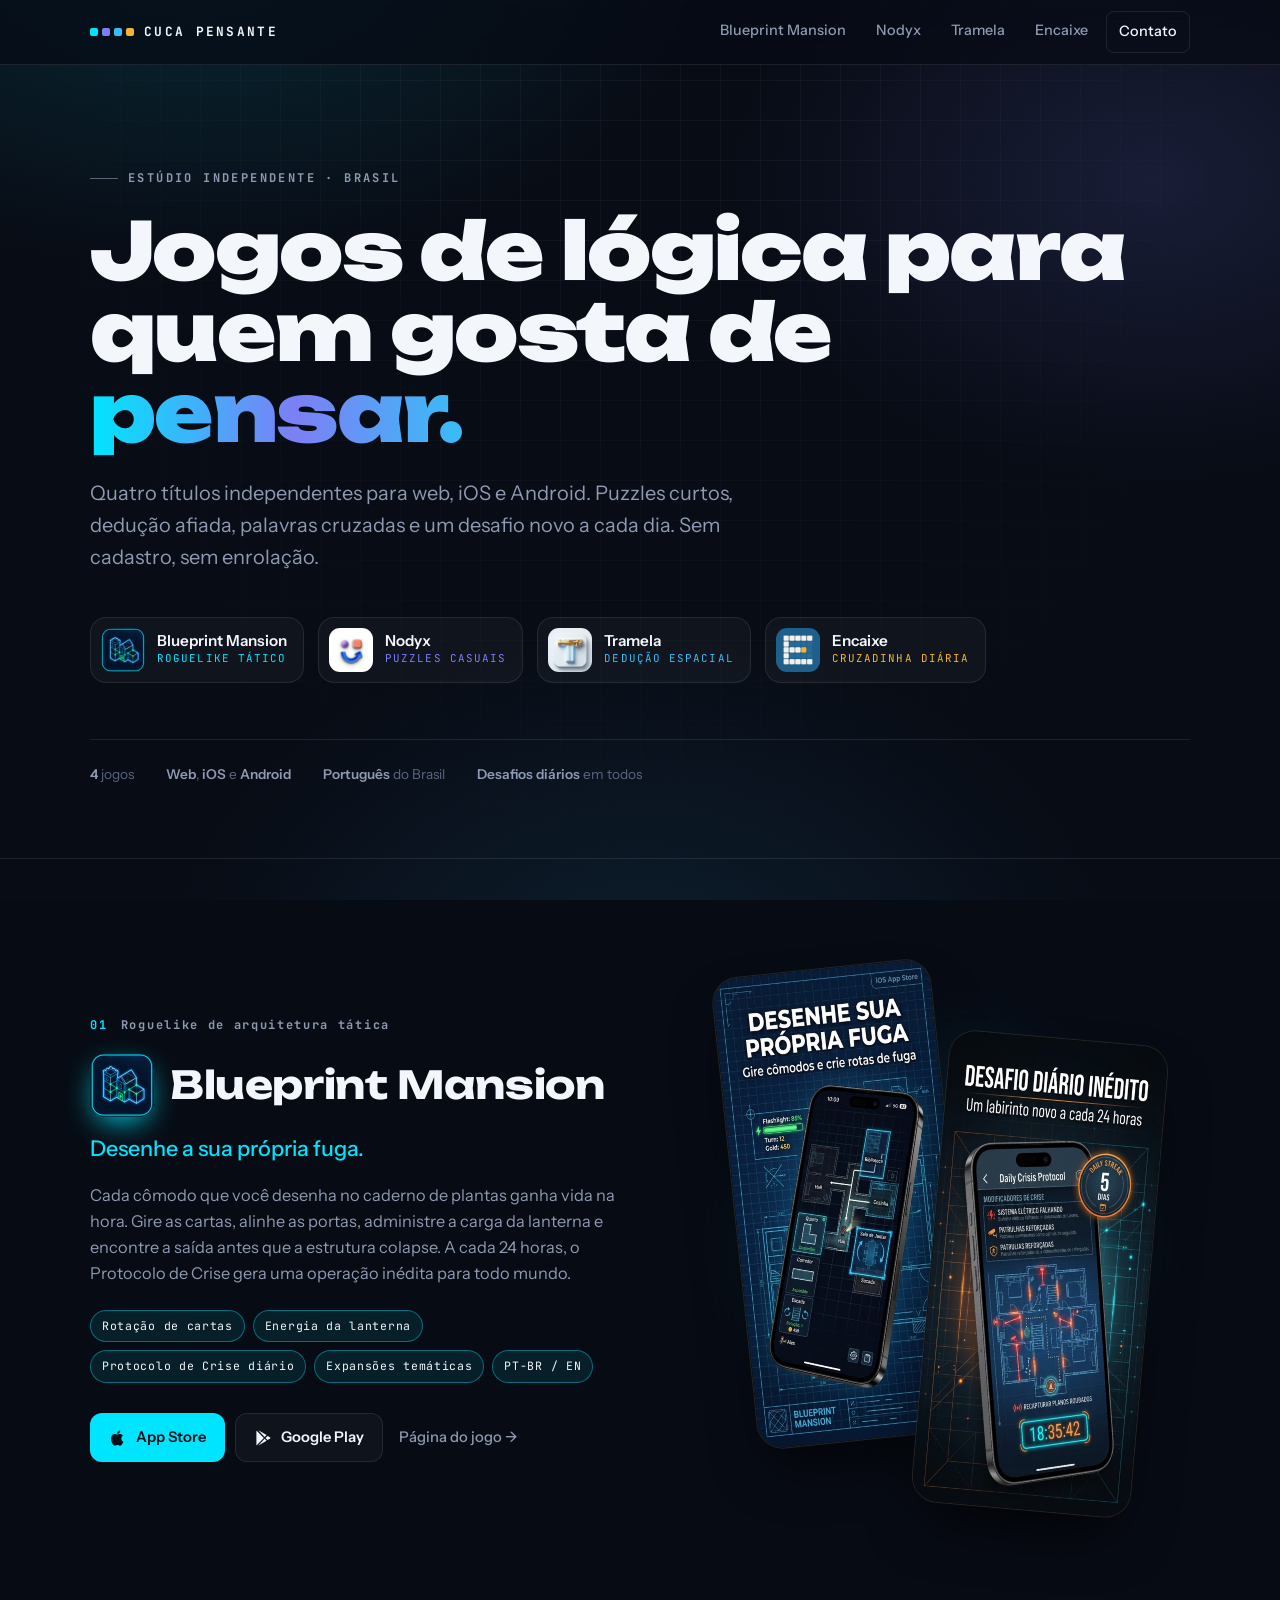
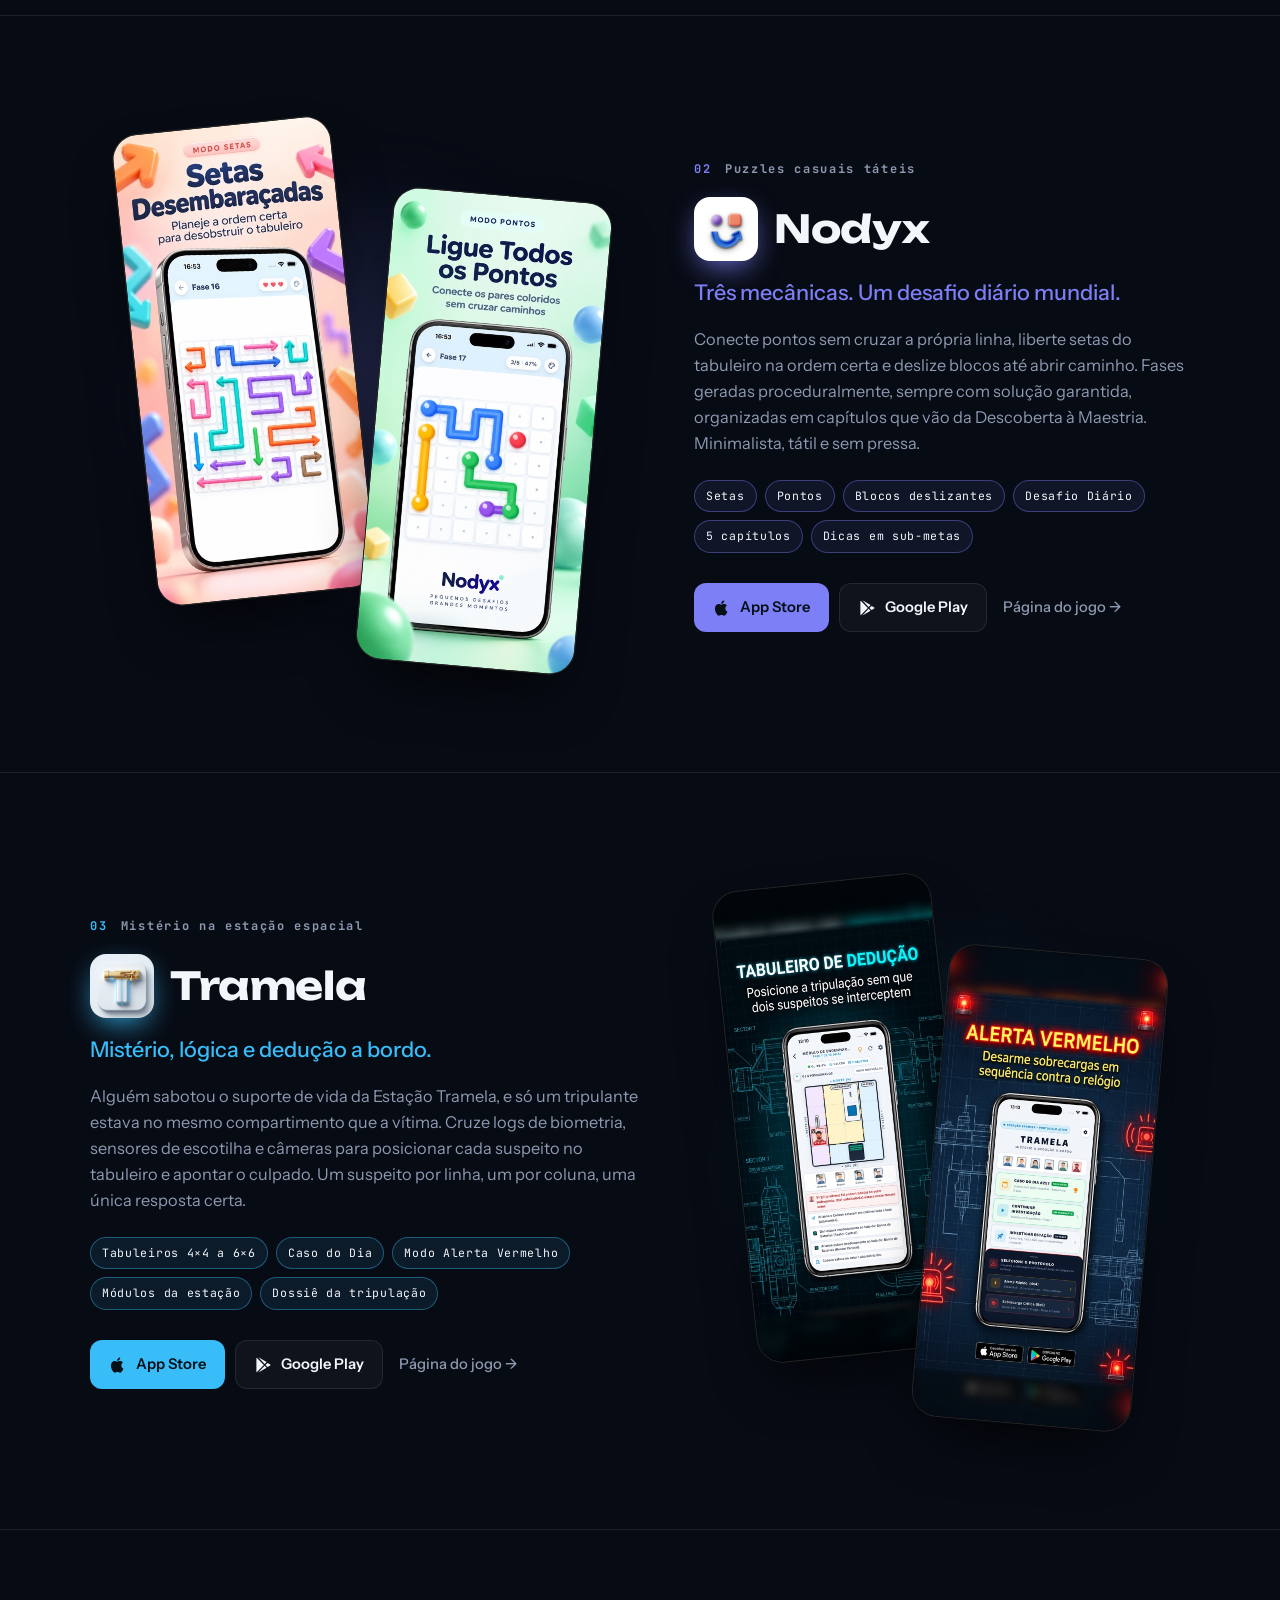
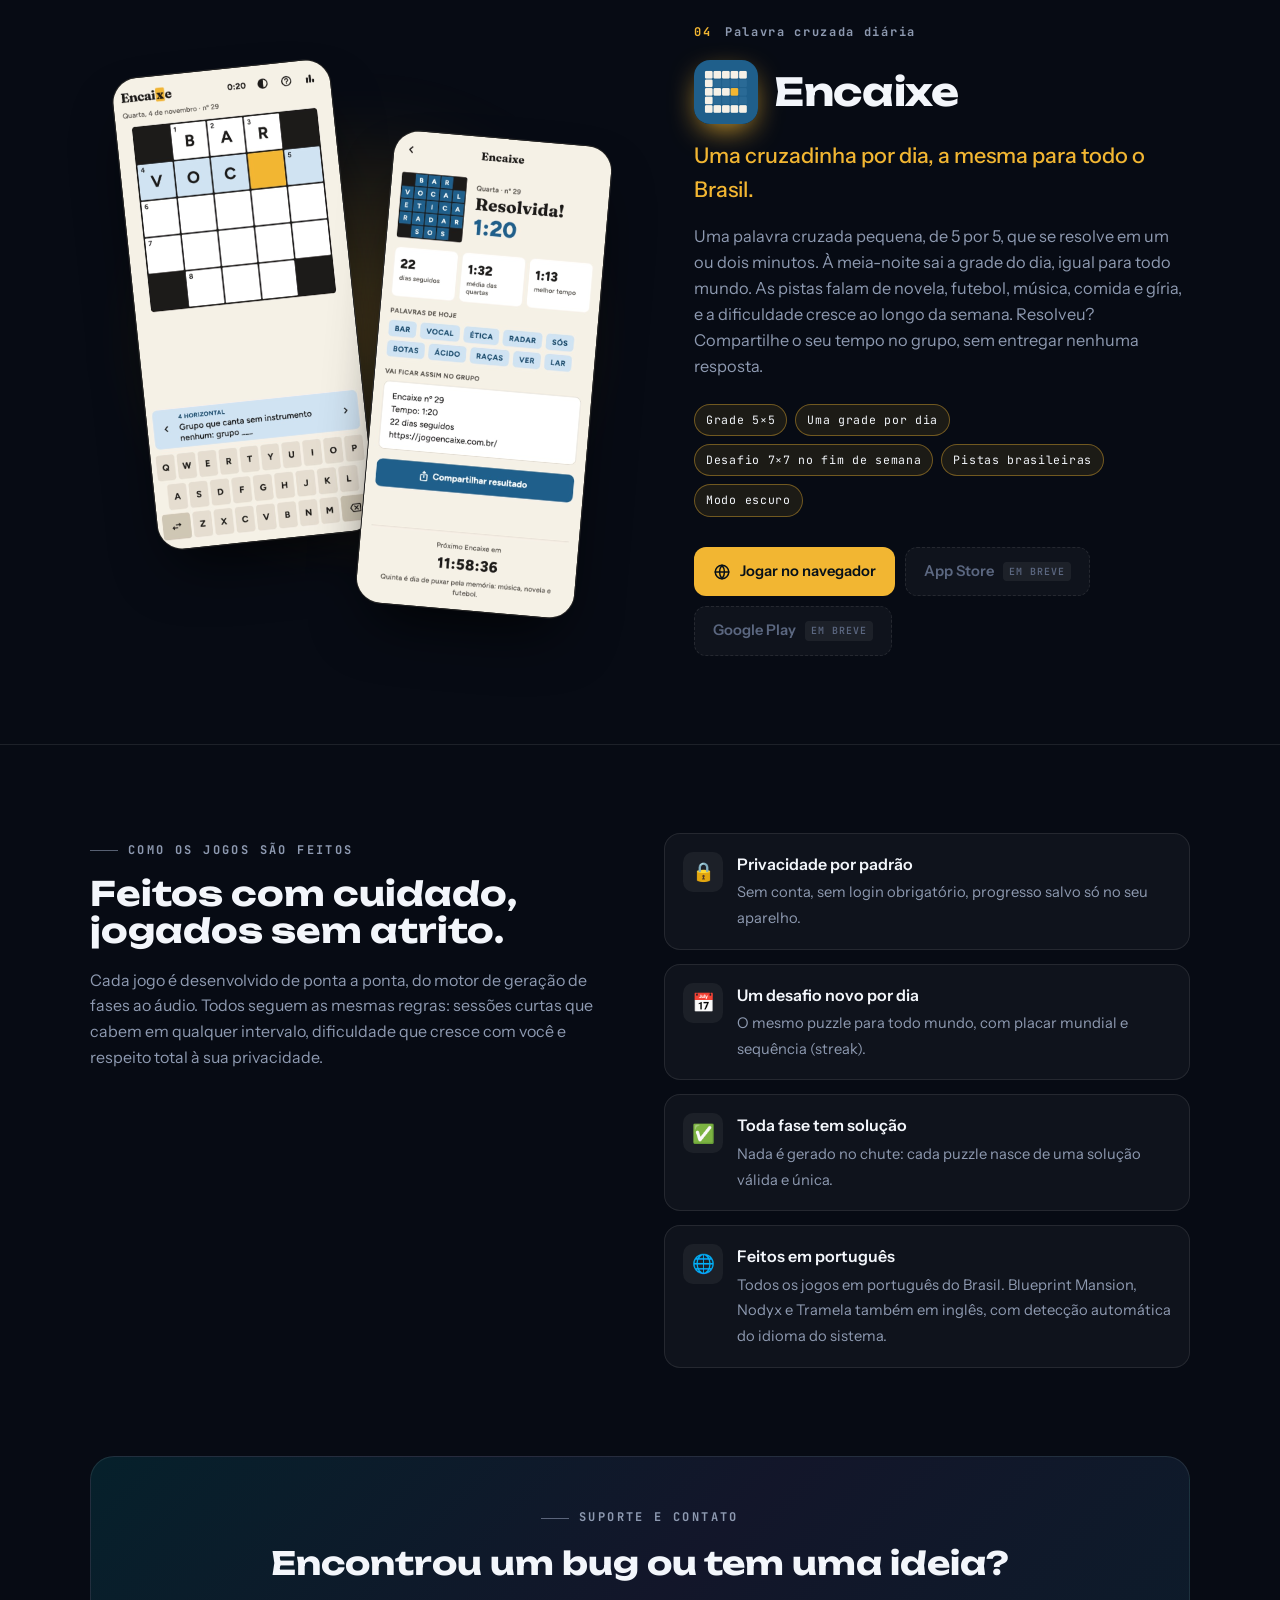
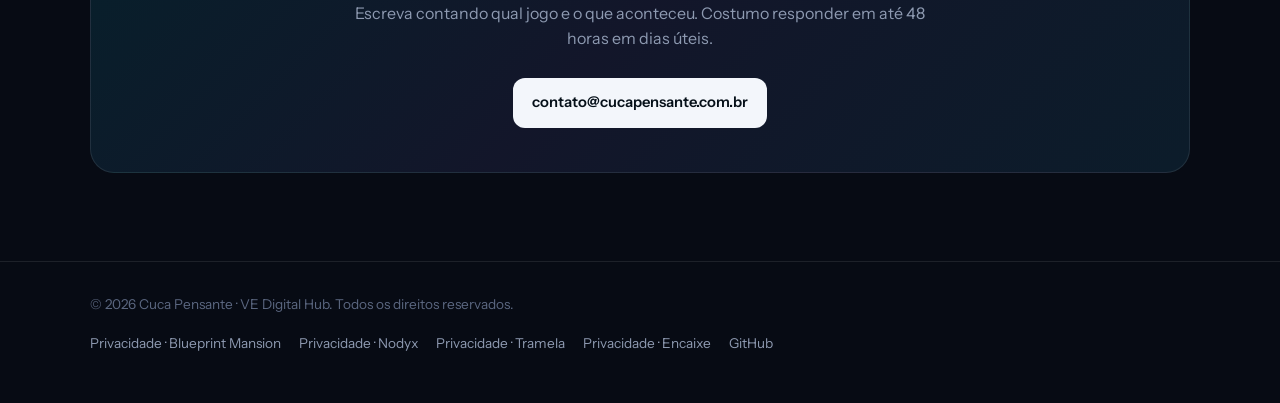
<file: index.html>
<!DOCTYPE html>
<html lang="pt-BR">
<head>
  <meta charset="UTF-8">
  <meta name="viewport" content="width=device-width, initial-scale=1.0">
  <title>Cuca Pensante • Jogos de lógica e palavras</title>
  <meta name="description" content="Encaixe, Blueprint Mansion, Nodyx e Tramela: quatro jogos independentes de palavras, lógica, puzzle e dedução, feitos no Brasil para web, iOS e Android. Sem cadastro, sem enrolação.">
  <meta property="og:title" content="Cuca Pensante • Jogos para pensar">
  <meta property="og:description" content="Encaixe, Blueprint Mansion, Nodyx e Tramela — palavras cruzadas, puzzles de lógica e dedução para web, iOS e Android.">
  <meta property="og:type" content="website">
  <meta property="og:url" content="https://emanuelcastro.github.io/">
  <meta property="og:image" content="https://emanuelcastro.github.io/assets/blueprint-icon.png">
  <meta name="theme-color" content="#070B14">
  <link rel="icon" type="image/png" href="assets/nodyx-icon.png">
  <link rel="preconnect" href="https://fonts.googleapis.com">
  <link rel="preconnect" href="https://fonts.gstatic.com" crossorigin>
  <link href="https://fonts.googleapis.com/css2?family=Unbounded:wght@500;700;900&family=Instrument+Sans:ital,wght@0,400;0,500;0,600;1,400&family=JetBrains+Mono:wght@500;700&display=swap" rel="stylesheet">
  <style>
    :root {
      --bg: #070B14;
      --bg-2: #0C1322;
      --surface: rgba(255, 255, 255, 0.035);
      --line: rgba(255, 255, 255, 0.09);
      --text: #F3F6FB;
      --muted: #8E9AB1;
      --dim: #5B6780;

      --bm: #00E5FF;      /* Blueprint Mansion */
      --nx: #7C7FF5;      /* Nodyx */
      --tr: #38BDF8;      /* Tramela */
      --en: #F2B632;      /* Encaixe */
      --gold: #E5A93C;

      --display: 'Unbounded', system-ui, sans-serif;
      --body: 'Instrument Sans', system-ui, sans-serif;
      --mono: 'JetBrains Mono', ui-monospace, monospace;

      --ease: cubic-bezier(.2, .7, .2, 1);
    }

    * { box-sizing: border-box; margin: 0; padding: 0; }
    html { scroll-behavior: smooth; }

    body {
      font-family: var(--body);
      background: var(--bg);
      color: var(--text);
      line-height: 1.6;
      -webkit-font-smoothing: antialiased;
      overflow-x: hidden;
    }

    /* ---------- fundo: grade + brilho + grão ---------- */
    .backdrop {
      position: fixed; inset: 0; z-index: -1; pointer-events: none;
      background:
        radial-gradient(900px 600px at 15% -10%, rgba(0, 229, 255, 0.14), transparent 60%),
        radial-gradient(700px 500px at 90% 20%, rgba(124, 127, 245, 0.14), transparent 60%),
        radial-gradient(800px 600px at 50% 110%, rgba(56, 189, 248, 0.10), transparent 60%),
        var(--bg);
    }
    .backdrop::before {
      content: ""; position: absolute; inset: 0;
      background-image:
        linear-gradient(rgba(255,255,255,0.035) 1px, transparent 1px),
        linear-gradient(90deg, rgba(255,255,255,0.035) 1px, transparent 1px);
      background-size: 40px 40px;
      mask-image: radial-gradient(ellipse at 50% 0%, #000 20%, transparent 75%);
      -webkit-mask-image: radial-gradient(ellipse at 50% 0%, #000 20%, transparent 75%);
    }
    .backdrop::after {
      content: ""; position: absolute; inset: 0; opacity: .5; mix-blend-mode: overlay;
      background-image: url("data:image/svg+xml,%3Csvg xmlns='http://www.w3.org/2000/svg' width='160' height='160'%3E%3Cfilter id='n'%3E%3CfeTurbulence type='fractalNoise' baseFrequency='.9' numOctaves='2' stitchTiles='stitch'/%3E%3CfeColorMatrix values='0 0 0 0 1 0 0 0 0 1 0 0 0 0 1 0 0 0 .18 0'/%3E%3C/filter%3E%3Crect width='100%25' height='100%25' filter='url(%23n)'/%3E%3C/svg%3E");
    }

    .wrap { max-width: 1140px; margin: 0 auto; padding: 0 20px; }

    /* ---------- header ---------- */
    header {
      position: sticky; top: 0; z-index: 50;
      background: rgba(7, 11, 20, 0.7);
      backdrop-filter: blur(14px); -webkit-backdrop-filter: blur(14px);
      border-bottom: 1px solid var(--line);
    }
    .nav { display: flex; align-items: center; justify-content: space-between; height: 64px; }
    .wordmark {
      display: flex; align-items: center; gap: 10px; text-decoration: none; color: var(--text);
      font-family: var(--mono); font-size: .8rem; font-weight: 700; letter-spacing: .18em; text-transform: uppercase;
    }
    .wordmark .dots { display: flex; gap: 4px; }
    .wordmark .dots i { width: 8px; height: 8px; border-radius: 2px; display: block; }
    .wordmark .dots i:nth-child(1) { background: var(--bm); }
    .wordmark .dots i:nth-child(2) { background: var(--nx); }
    .wordmark .dots i:nth-child(3) { background: var(--tr); }
    .wordmark .dots i:nth-child(4) { background: var(--en); }
    nav { display: flex; gap: 6px; }
    nav a {
      color: var(--muted); text-decoration: none; font-size: .9rem; font-weight: 500;
      padding: 8px 12px; border-radius: 8px; transition: color .2s, background .2s;
    }
    nav a:hover { color: var(--text); background: var(--surface); }
    nav a.contact { color: var(--text); border: 1px solid var(--line); }
    @media (max-width: 640px) { nav a:not(.contact) { display: none; } }

    /* ---------- hero ---------- */
    .hero { padding: 96px 0 72px; position: relative; }
    .eyebrow {
      font-family: var(--mono); font-size: .75rem; font-weight: 700; letter-spacing: .2em; text-transform: uppercase;
      color: var(--muted); display: inline-flex; align-items: center; gap: 10px;
    }
    .eyebrow::before { content: ""; width: 28px; height: 1px; background: currentColor; opacity: .6; }
    .hero h1 {
      font-family: var(--display); font-weight: 900;
      font-size: clamp(2.3rem, 6.2vw, 5rem); line-height: 1.02; letter-spacing: -0.02em;
      margin: 22px 0 24px; max-width: 14ch;
    }
    .hero h1 em { font-style: normal; background: linear-gradient(90deg, var(--bm), var(--nx) 55%, var(--tr)); -webkit-background-clip: text; background-clip: text; color: transparent; }
    .hero p.lead { font-size: clamp(1.05rem, 1.6vw, 1.25rem); color: var(--muted); max-width: 52ch; }

    .dock {
      margin-top: 44px; display: flex; gap: 14px; flex-wrap: wrap;
    }
    .dock a {
      display: flex; align-items: center; gap: 12px; text-decoration: none; color: var(--text);
      padding: 10px 16px 10px 10px; border-radius: 16px; border: 1px solid var(--line); background: var(--surface);
      transition: transform .35s var(--ease), border-color .3s, box-shadow .3s;
    }
    .dock a:hover { transform: translateY(-4px); border-color: var(--c); box-shadow: 0 14px 40px -12px var(--c); }
    .dock img { width: 44px; height: 44px; border-radius: 11px; display: block; }
    .dock b { display: block; font-size: .95rem; font-weight: 600; line-height: 1.2; }
    .dock small { display: block; font-family: var(--mono); font-size: .68rem; letter-spacing: .1em; text-transform: uppercase; color: var(--c); }

    .hero-meta {
      margin-top: 56px; padding-top: 24px; border-top: 1px solid var(--line);
      display: flex; gap: 32px; flex-wrap: wrap; color: var(--dim); font-size: .85rem;
    }
    .hero-meta span b { color: var(--muted); font-weight: 600; }

    /* ---------- seções de jogo ---------- */
    .game { padding: 88px 0; border-top: 1px solid var(--line); position: relative; }
    .game .wrap {
      display: grid; grid-template-columns: 1.05fr .95fr; gap: 56px; align-items: center;
    }
    .game.flip .wrap > .copy { order: 2; }
    .game.flip .wrap > .visual { order: 1; }
    @media (max-width: 860px) {
      .game { padding: 64px 0; }
      .game .wrap { grid-template-columns: 1fr; gap: 40px; }
      .game.flip .wrap > .copy { order: 1; }
      .game.flip .wrap > .visual { order: 2; }
    }

    .game .num {
      font-family: var(--mono); font-size: .75rem; letter-spacing: .2em; color: var(--c); font-weight: 700;
      display: inline-flex; align-items: center; gap: 12px; margin-bottom: 18px;
    }
    .game .num::after { content: attr(data-tag); color: var(--muted); letter-spacing: .14em; }
    .game .title { display: flex; align-items: center; gap: 16px; margin-bottom: 14px; }
    .game .title img { width: 64px; height: 64px; border-radius: 16px; box-shadow: 0 10px 30px -8px var(--c); }
    .game h2 { font-family: var(--display); font-weight: 700; font-size: clamp(1.6rem, 3.2vw, 2.4rem); line-height: 1.05; letter-spacing: -0.01em; }
    .game h3 { font-family: var(--body); font-weight: 500; font-size: clamp(1.1rem, 1.8vw, 1.35rem); color: var(--c); margin-bottom: 16px; }
    .game p { color: var(--muted); font-size: 1.02rem; max-width: 56ch; }

    .chips { display: flex; flex-wrap: wrap; gap: 8px; margin: 24px 0 30px; }
    .chips span {
      font-family: var(--mono); font-size: .72rem; letter-spacing: .06em; padding: 6px 11px; border-radius: 999px;
      border: 1px solid color-mix(in srgb, var(--c) 40%, transparent); color: var(--text);
      background: color-mix(in srgb, var(--c) 9%, transparent);
    }

    .actions { display: flex; flex-wrap: wrap; gap: 10px; align-items: center; }
    .btn {
      display: inline-flex; align-items: center; gap: 9px; text-decoration: none; font-weight: 600; font-size: .92rem;
      padding: 12px 18px; border-radius: 12px; border: 1px solid var(--line); color: var(--text); background: var(--surface);
      transition: transform .3s var(--ease), border-color .2s, background .2s;
    }
    .btn svg { width: 18px; height: 18px; flex: none; }
    .btn:hover { transform: translateY(-2px); border-color: var(--c); }
    .btn.primary { background: var(--c); color: #061019; border-color: transparent; }
    .btn.primary:hover { filter: brightness(1.08); }
    .btn.soon { color: var(--dim); cursor: default; border-style: dashed; }
    .btn.soon:hover { transform: none; border-color: var(--line); }
    .btn.soon small { font-family: var(--mono); font-size: .62rem; letter-spacing: .1em; text-transform: uppercase; padding: 2px 6px; border-radius: 4px; background: rgba(255,255,255,.06); }
    .link {
      color: var(--muted); text-decoration: none; font-size: .92rem; font-weight: 500; padding: 12px 6px;
      transition: color .2s;
    }
    .link:hover { color: var(--c); }
    .link::after { content: " →"; }

    /* visual: screenshots empilhados */
    .visual { position: relative; }
    .visual::before {
      content: ""; position: absolute; inset: 10% 5%; border-radius: 50%; z-index: 0;
      background: radial-gradient(closest-side, color-mix(in srgb, var(--c) 28%, transparent), transparent);
      filter: blur(30px);
    }
    .shots { position: relative; z-index: 1; height: 580px; }
    .shot {
      position: absolute; width: 52%; max-width: 220px; border-radius: 26px; overflow: hidden;
      border: 1px solid rgba(255,255,255,.14); background: #000;
      box-shadow: 0 30px 60px -20px rgba(0,0,0,.8), 0 0 0 1px rgba(0,0,0,.6) inset;
      transition: transform .6s var(--ease);
    }
    .shot img { width: 100%; display: block; }
    .shot.a { left: 8%; top: 20px; transform: rotate(-6deg); }
    .shot.b { right: 8%; top: 90px; transform: rotate(5deg); }
    .visual:hover .shot.a { transform: rotate(-8deg) translate(-8px, -6px); }
    .visual:hover .shot.b { transform: rotate(7deg) translate(8px, 6px); }
    @media (max-width: 860px) {
      .shots { height: min(520px, calc(0.46 * (100vw - 40px) * 2.17 + 70px)); }
      .shot { width: 46%; }
      .shot.b { top: 60px; }
    }

    /* ---------- faixa "sobre" ---------- */
    .about { padding: 88px 0; border-top: 1px solid var(--line); }
    .about .wrap { display: grid; grid-template-columns: 1fr 1fr; gap: 48px; align-items: start; }
    @media (max-width: 860px) { .about .wrap { grid-template-columns: 1fr; } }
    .about h2 { font-family: var(--display); font-weight: 700; font-size: clamp(1.5rem, 3vw, 2.1rem); line-height: 1.1; margin: 16px 0 18px; }
    .about p { color: var(--muted); max-width: 50ch; }
    .principles { display: grid; gap: 14px; }
    .principle {
      display: grid; grid-template-columns: 40px 1fr; gap: 14px; padding: 18px; border-radius: 16px;
      border: 1px solid var(--line); background: var(--surface);
    }
    .principle .ic { width: 40px; height: 40px; border-radius: 10px; display: grid; place-items: center; font-size: 1.15rem; background: rgba(255,255,255,.05); }
    .principle b { display: block; font-weight: 600; margin-bottom: 2px; }
    .principle span { color: var(--muted); font-size: .92rem; }

    /* ---------- contato + footer ---------- */
    .contact-band { padding: 0 0 88px; }
    .contact-band .card {
      border-radius: 24px; padding: 44px; text-align: center; position: relative; overflow: hidden;
      border: 1px solid var(--line);
      background: linear-gradient(135deg, rgba(0,229,255,.10), rgba(124,127,245,.10) 50%, rgba(56,189,248,.10));
    }
    .contact-band h2 { font-family: var(--display); font-weight: 700; font-size: clamp(1.4rem, 2.8vw, 2rem); margin: 10px 0 12px; }
    .contact-band p { color: var(--muted); max-width: 52ch; margin: 0 auto 26px; }
    .contact-band .btn.primary { --c: var(--text); }

    footer { border-top: 1px solid var(--line); padding: 32px 0 48px; color: var(--dim); font-size: .85rem; }
    footer .wrap { display: flex; flex-wrap: wrap; justify-content: space-between; gap: 18px; align-items: center; }
    footer .links { display: flex; flex-wrap: wrap; gap: 6px 18px; }
    footer a { color: var(--muted); text-decoration: none; }
    footer a:hover { color: var(--text); }

    /* ---------- animações de entrada ---------- */
    .reveal { opacity: 0; transform: translateY(22px); transition: opacity .8s var(--ease), transform .8s var(--ease); }
    .reveal.in { opacity: 1; transform: none; }
    .hero .reveal { transition-delay: calc(var(--i, 0) * 110ms); }
    @media (prefers-reduced-motion: reduce) {
      .reveal { opacity: 1; transform: none; transition: none; }
    }
  </style>
</head>
<body>
  <div class="backdrop" aria-hidden="true"></div>

  <header>
    <div class="wrap nav">
      <a href="#" class="wordmark"><span class="dots"><i></i><i></i><i></i><i></i></span>Cuca Pensante</a>
      <nav>
        <a href="#blueprint-mansion">Blueprint Mansion</a>
        <a href="#nodyx">Nodyx</a>
        <a href="#tramela">Tramela</a>
        <a href="#encaixe">Encaixe</a>
        <a href="#contato" class="contact">Contato</a>
      </nav>
    </div>
  </header>

  <main>
    <!-- ================= HERO ================= -->
    <section class="hero">
      <div class="wrap">
        <div class="eyebrow reveal" style="--i:0">Estúdio independente · Brasil</div>
        <h1 class="reveal" style="--i:1">Jogos de lógica para quem gosta de <em>pensar.</em></h1>
        <p class="lead reveal" style="--i:2">Quatro títulos independentes para web, iOS e Android. Puzzles curtos, dedução afiada, palavras cruzadas e um desafio novo a cada dia. Sem cadastro, sem enrolação.</p>

        <div class="dock reveal" style="--i:3">
          <a href="#blueprint-mansion" style="--c: var(--bm)">
            <img src="assets/blueprint-icon.png" alt="">
            <span><b>Blueprint Mansion</b><small>Roguelike tático</small></span>
          </a>
          <a href="#nodyx" style="--c: var(--nx)">
            <img src="assets/nodyx-icon.png" alt="">
            <span><b>Nodyx</b><small>Puzzles casuais</small></span>
          </a>
          <a href="#tramela" style="--c: var(--tr)">
            <img src="assets/tramela-icon.png" alt="">
            <span><b>Tramela</b><small>Dedução espacial</small></span>
          </a>
          <a href="#encaixe" style="--c: var(--en)">
            <img src="assets/encaixe-icon.png" alt="">
            <span><b>Encaixe</b><small>Cruzadinha diária</small></span>
          </a>
        </div>

        <div class="hero-meta reveal" style="--i:4">
          <span><b>4</b> jogos</span>
          <span><b>Web</b>, <b>iOS</b> e <b>Android</b></span>
          <span><b>Português</b> do Brasil</span>
          <span><b>Desafios diários</b> em todos</span>
        </div>
      </div>
    </section>

    <!-- ================= BLUEPRINT MANSION ================= -->
    <section class="game" id="blueprint-mansion" style="--c: var(--bm)">
      <div class="wrap">
        <div class="copy reveal">
          <div class="num" data-tag="Roguelike de arquitetura tática">01</div>
          <div class="title">
            <img src="assets/blueprint-icon.png" alt="Ícone do Blueprint Mansion">
            <h2>Blueprint Mansion</h2>
          </div>
          <h3>Desenhe a sua própria fuga.</h3>
          <p>Cada cômodo que você desenha no caderno de plantas ganha vida na hora. Gire as cartas, alinhe as portas, administre a carga da lanterna e encontre a saída antes que a estrutura colapse. A cada 24 horas, o Protocolo de Crise gera uma operação inédita para todo mundo.</p>
          <div class="chips">
            <span>Rotação de cartas</span><span>Energia da lanterna</span><span>Protocolo de Crise diário</span><span>Expansões temáticas</span><span>PT-BR / EN</span>
          </div>
          <div class="actions">
            <a class="btn primary" href="https://apps.apple.com/app/id6810502871" target="_blank" rel="noopener">
              <svg viewBox="0 0 24 24" fill="currentColor"><path d="M16.4 12.6c0-2.6 2.1-3.8 2.2-3.9-1.2-1.8-3.1-2-3.7-2-1.6-.2-3.1.9-3.9.9-.8 0-2-.9-3.4-.9-1.7 0-3.3 1-4.2 2.6-1.8 3.1-.5 7.8 1.3 10.3.9 1.2 1.9 2.6 3.2 2.6 1.3-.1 1.8-.8 3.4-.8 1.6 0 2 .8 3.4.8 1.4 0 2.3-1.3 3.1-2.5 1-1.4 1.4-2.8 1.4-2.9-.1 0-2.8-1.1-2.8-4.2zM13.9 5c.7-.8 1.2-2 1-3.1-1 0-2.2.7-2.9 1.5-.6.7-1.2 1.9-1 3 1.1.1 2.2-.6 2.9-1.4z"/></svg>
              App Store
            </a>
            <a class="btn" href="https://play.google.com/store/apps/details?id=com.blueprint.mansion.blueprint_mansion" target="_blank" rel="noopener">
              <svg viewBox="0 0 24 24" fill="currentColor"><path d="M3.6 2.3c-.3.3-.4.7-.4 1.2v17c0 .5.1.9.4 1.2l9.5-9.7-9.5-9.7zm10.6 10.8 2.6 2.6-11 6.3 8.4-8.9zm3.9-3.8 3.1 1.8c.9.5.9 1.3 0 1.8l-3.1 1.8-2.8-2.7 2.8-2.7zM5.8 1.6l11 6.3-2.6 2.6-8.4-8.9z"/></svg>
              Google Play
            </a>
            <a class="link" href="apps/blueprint-mansion/">Página do jogo</a>
          </div>
        </div>
        <div class="visual reveal">
          <div class="shots">
            <figure class="shot a"><img src="assets/blueprint-1.jpg" alt="Tela de gameplay do Blueprint Mansion com rota de fuga" loading="lazy"></figure>
            <figure class="shot b"><img src="assets/blueprint-2.jpg" alt="Desafio diário do Blueprint Mansion" loading="lazy"></figure>
          </div>
        </div>
      </div>
    </section>

    <!-- ================= NODYX ================= -->
    <section class="game flip" id="nodyx" style="--c: var(--nx)">
      <div class="wrap">
        <div class="copy reveal">
          <div class="num" data-tag="Puzzles casuais táteis">02</div>
          <div class="title">
            <img src="assets/nodyx-icon.png" alt="Ícone do Nodyx">
            <h2>Nodyx</h2>
          </div>
          <h3>Três mecânicas. Um desafio diário mundial.</h3>
          <p>Conecte pontos sem cruzar a própria linha, liberte setas do tabuleiro na ordem certa e deslize blocos até abrir caminho. Fases geradas proceduralmente, sempre com solução garantida, organizadas em capítulos que vão da Descoberta à Maestria. Minimalista, tátil e sem pressa.</p>
          <div class="chips">
            <span>Setas</span><span>Pontos</span><span>Blocos deslizantes</span><span>Desafio Diário</span><span>5 capítulos</span><span>Dicas em sub-metas</span>
          </div>
          <div class="actions">
            <a class="btn primary" href="https://apps.apple.com/app/id6813184656" target="_blank" rel="noopener">
              <svg viewBox="0 0 24 24" fill="currentColor"><path d="M16.4 12.6c0-2.6 2.1-3.8 2.2-3.9-1.2-1.8-3.1-2-3.7-2-1.6-.2-3.1.9-3.9.9-.8 0-2-.9-3.4-.9-1.7 0-3.3 1-4.2 2.6-1.8 3.1-.5 7.8 1.3 10.3.9 1.2 1.9 2.6 3.2 2.6 1.3-.1 1.8-.8 3.4-.8 1.6 0 2 .8 3.4.8 1.4 0 2.3-1.3 3.1-2.5 1-1.4 1.4-2.8 1.4-2.9-.1 0-2.8-1.1-2.8-4.2zM13.9 5c.7-.8 1.2-2 1-3.1-1 0-2.2.7-2.9 1.5-.6.7-1.2 1.9-1 3 1.1.1 2.2-.6 2.9-1.4z"/></svg>
              App Store
            </a>
            <a class="btn" href="https://play.google.com/store/apps/details?id=com.nodyx.app" target="_blank" rel="noopener">
              <svg viewBox="0 0 24 24" fill="currentColor"><path d="M3.6 2.3c-.3.3-.4.7-.4 1.2v17c0 .5.1.9.4 1.2l9.5-9.7-9.5-9.7zm10.6 10.8 2.6 2.6-11 6.3 8.4-8.9zm3.9-3.8 3.1 1.8c.9.5.9 1.3 0 1.8l-3.1 1.8-2.8-2.7 2.8-2.7zM5.8 1.6l11 6.3-2.6 2.6-8.4-8.9z"/></svg>
              Google Play
            </a>
            <a class="link" href="apps/nodyx/">Página do jogo</a>
          </div>
        </div>
        <div class="visual reveal">
          <div class="shots">
            <figure class="shot a"><img src="assets/nodyx-3.jpg" alt="Modo Setas do Nodyx" loading="lazy"></figure>
            <figure class="shot b"><img src="assets/nodyx-4.jpg" alt="Modo Pontos do Nodyx" loading="lazy"></figure>
          </div>
        </div>
      </div>
    </section>

    <!-- ================= TRAMELA ================= -->
    <section class="game" id="tramela" style="--c: var(--tr)">
      <div class="wrap">
        <div class="copy reveal">
          <div class="num" data-tag="Mistério na estação espacial">03</div>
          <div class="title">
            <img src="assets/tramela-icon.png" alt="Ícone do Tramela">
            <h2>Tramela</h2>
          </div>
          <h3>Mistério, lógica e dedução a bordo.</h3>
          <p>Alguém sabotou o suporte de vida da Estação Tramela, e só um tripulante estava no mesmo compartimento que a vítima. Cruze logs de biometria, sensores de escotilha e câmeras para posicionar cada suspeito no tabuleiro e apontar o culpado. Um suspeito por linha, um por coluna, uma única resposta certa.</p>
          <div class="chips">
            <span>Tabuleiros 4×4 a 6×6</span><span>Caso do Dia</span><span>Modo Alerta Vermelho</span><span>Módulos da estação</span><span>Dossiê da tripulação</span>
          </div>
          <div class="actions">
            <a class="btn primary" href="https://apps.apple.com/app/id6811934030" target="_blank" rel="noopener">
              <svg viewBox="0 0 24 24" fill="currentColor"><path d="M16.4 12.6c0-2.6 2.1-3.8 2.2-3.9-1.2-1.8-3.1-2-3.7-2-1.6-.2-3.1.9-3.9.9-.8 0-2-.9-3.4-.9-1.7 0-3.3 1-4.2 2.6-1.8 3.1-.5 7.8 1.3 10.3.9 1.2 1.9 2.6 3.2 2.6 1.3-.1 1.8-.8 3.4-.8 1.6 0 2 .8 3.4.8 1.4 0 2.3-1.3 3.1-2.5 1-1.4 1.4-2.8 1.4-2.9-.1 0-2.8-1.1-2.8-4.2zM13.9 5c.7-.8 1.2-2 1-3.1-1 0-2.2.7-2.9 1.5-.6.7-1.2 1.9-1 3 1.1.1 2.2-.6 2.9-1.4z"/></svg>
              App Store
            </a>
            <a class="btn" href="https://play.google.com/store/apps/details?id=com.vedigitalhub.tramela_app" target="_blank" rel="noopener">
              <svg viewBox="0 0 24 24" fill="currentColor"><path d="M3.6 2.3c-.3.3-.4.7-.4 1.2v17c0 .5.1.9.4 1.2l9.5-9.7-9.5-9.7zm10.6 10.8 2.6 2.6-11 6.3 8.4-8.9zm3.9-3.8 3.1 1.8c.9.5.9 1.3 0 1.8l-3.1 1.8-2.8-2.7 2.8-2.7zM5.8 1.6l11 6.3-2.6 2.6-8.4-8.9z"/></svg>
              Google Play
            </a>
            <a class="link" href="apps/tramela/">Página do jogo</a>
          </div>
        </div>
        <div class="visual reveal">
          <div class="shots">
            <figure class="shot a"><img src="assets/tramela-2.jpg" alt="Tabuleiro de dedução do Tramela" loading="lazy"></figure>
            <figure class="shot b"><img src="assets/tramela-4.jpg" alt="Modo Alerta Vermelho do Tramela" loading="lazy"></figure>
          </div>
        </div>
      </div>
    </section>

    <!-- ================= ENCAIXE ================= -->
    <section class="game flip" id="encaixe" style="--c: var(--en)">
      <div class="wrap">
        <div class="copy reveal">
          <div class="num" data-tag="Palavra cruzada diária">04</div>
          <div class="title">
            <img src="assets/encaixe-icon.png" alt="Ícone do Encaixe">
            <h2>Encaixe</h2>
          </div>
          <h3>Uma cruzadinha por dia, a mesma para todo o Brasil.</h3>
          <p>Uma palavra cruzada pequena, de 5 por 5, que se resolve em um ou dois minutos. À meia-noite sai a grade do dia, igual para todo mundo. As pistas falam de novela, futebol, música, comida e gíria, e a dificuldade cresce ao longo da semana. Resolveu? Compartilhe o seu tempo no grupo, sem entregar nenhuma resposta.</p>
          <div class="chips">
            <span>Grade 5×5</span><span>Uma grade por dia</span><span>Desafio 7×7 no fim de semana</span><span>Pistas brasileiras</span><span>Modo escuro</span>
          </div>
          <div class="actions">
            <a class="btn primary" href="https://jogoencaixe.com.br/" target="_blank" rel="noopener">
              <svg viewBox="0 0 24 24" fill="none" stroke="currentColor" stroke-width="2" stroke-linecap="round" stroke-linejoin="round"><circle cx="12" cy="12" r="9"/><path d="M3 12h18M12 3a14 14 0 0 1 0 18M12 3a14 14 0 0 0 0 18"/></svg>
              Jogar no navegador
            </a>
            <span class="btn soon" aria-disabled="true">App Store <small>em breve</small></span>
            <span class="btn soon" aria-disabled="true">Google Play <small>em breve</small></span>
          </div>
        </div>
        <div class="visual reveal">
          <div class="shots">
            <figure class="shot a"><img src="assets/encaixe-1.jpg" alt="Grade do dia do Encaixe sendo resolvida" loading="lazy"></figure>
            <figure class="shot b"><img src="assets/encaixe-2.jpg" alt="Resultado do Encaixe com o tempo para compartilhar" loading="lazy"></figure>
          </div>
        </div>
      </div>
    </section>

    <!-- ================= SOBRE ================= -->
    <section class="about" id="sobre">
      <div class="wrap">
        <div class="reveal">
          <div class="eyebrow">Como os jogos são feitos</div>
          <h2>Feitos com cuidado, jogados sem atrito.</h2>
          <p>Cada jogo é desenvolvido de ponta a ponta, do motor de geração de fases ao áudio. Todos seguem as mesmas regras: sessões curtas que cabem em qualquer intervalo, dificuldade que cresce com você e respeito total à sua privacidade.</p>
        </div>
        <div class="principles reveal">
          <div class="principle"><div class="ic">🔒</div><div><b>Privacidade por padrão</b><span>Sem conta, sem login obrigatório, progresso salvo só no seu aparelho.</span></div></div>
          <div class="principle"><div class="ic">📅</div><div><b>Um desafio novo por dia</b><span>O mesmo puzzle para todo mundo, com placar mundial e sequência (streak).</span></div></div>
          <div class="principle"><div class="ic">✅</div><div><b>Toda fase tem solução</b><span>Nada é gerado no chute: cada puzzle nasce de uma solução válida e única.</span></div></div>
          <div class="principle"><div class="ic">🌐</div><div><b>Feitos em português</b><span>Todos os jogos em português do Brasil. Blueprint Mansion, Nodyx e Tramela também em inglês, com detecção automática do idioma do sistema.</span></div></div>
        </div>
      </div>
    </section>

    <!-- ================= CONTATO ================= -->
    <section class="contact-band" id="contato">
      <div class="wrap">
        <div class="card reveal">
          <div class="eyebrow">Suporte e contato</div>
          <h2>Encontrou um bug ou tem uma ideia?</h2>
          <p>Escreva contando qual jogo e o que aconteceu. Costumo responder em até 48 horas em dias úteis.</p>
          <a class="btn primary" href="mailto:contato@cucapensante.com.br?subject=Contato%20-%20Jogos">contato@cucapensante.com.br</a>
        </div>
      </div>
    </section>
  </main>

  <footer>
    <div class="wrap">
      <div>© 2026 Cuca Pensante · VE Digital Hub. Todos os direitos reservados.</div>
      <div class="links">
        <a href="blueprint-mansion/privacy.html">Privacidade · Blueprint Mansion</a>
        <a href="nodyx/privacy.html">Privacidade · Nodyx</a>
        <a href="tramela/privacy.html">Privacidade · Tramela</a>
        <a href="https://jogoencaixe.com.br/privacidade/">Privacidade · Encaixe</a>
        <a href="https://github.com/emanuelcastro" target="_blank" rel="noopener">GitHub</a>
      </div>
    </div>
  </footer>

  <script>
    (function () {
      var els = document.querySelectorAll('.reveal');
      if (!('IntersectionObserver' in window)) { els.forEach(function (e) { e.classList.add('in'); }); return; }
      var io = new IntersectionObserver(function (entries) {
        entries.forEach(function (en) {
          if (en.isIntersecting) { en.target.classList.add('in'); io.unobserve(en.target); }
        });
      }, { threshold: 0.12, rootMargin: '0px 0px -40px 0px' });
      els.forEach(function (e) { io.observe(e); });
    })();
  </script>
</body>
</html>
</file>
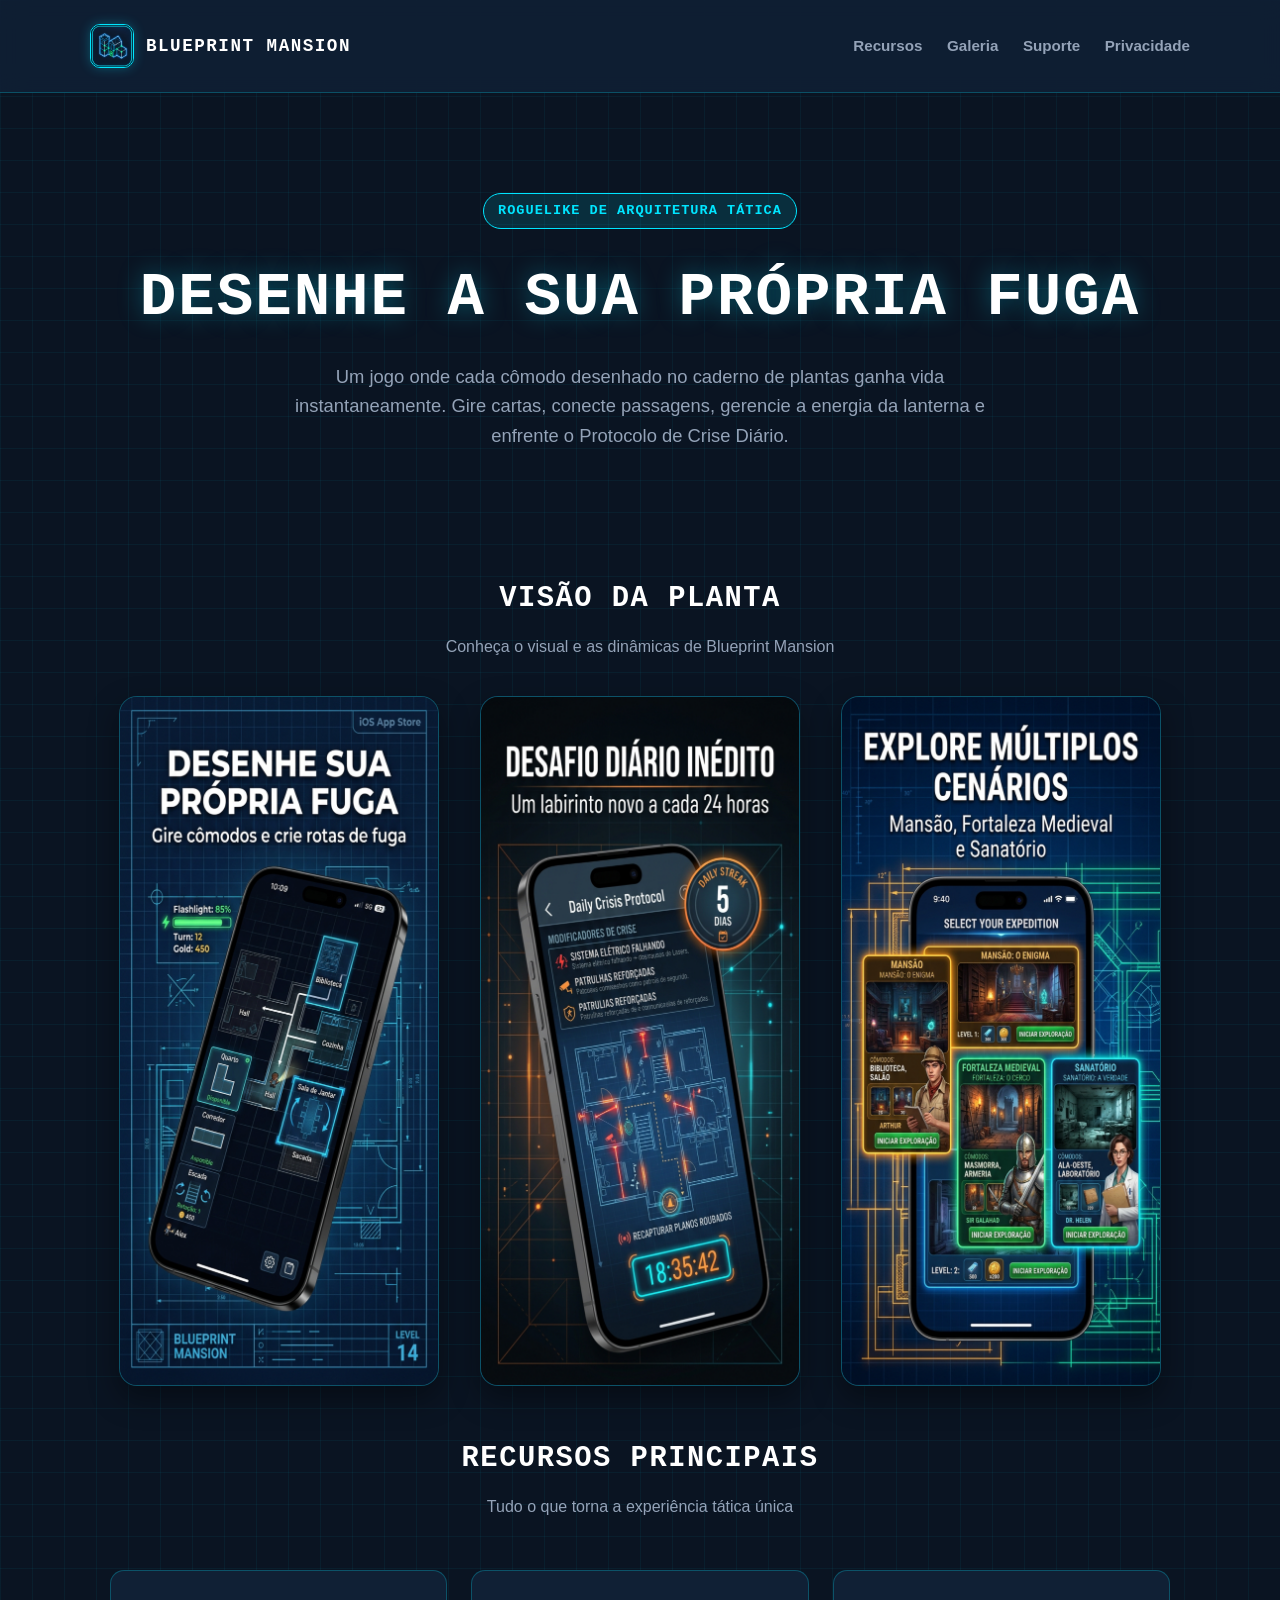
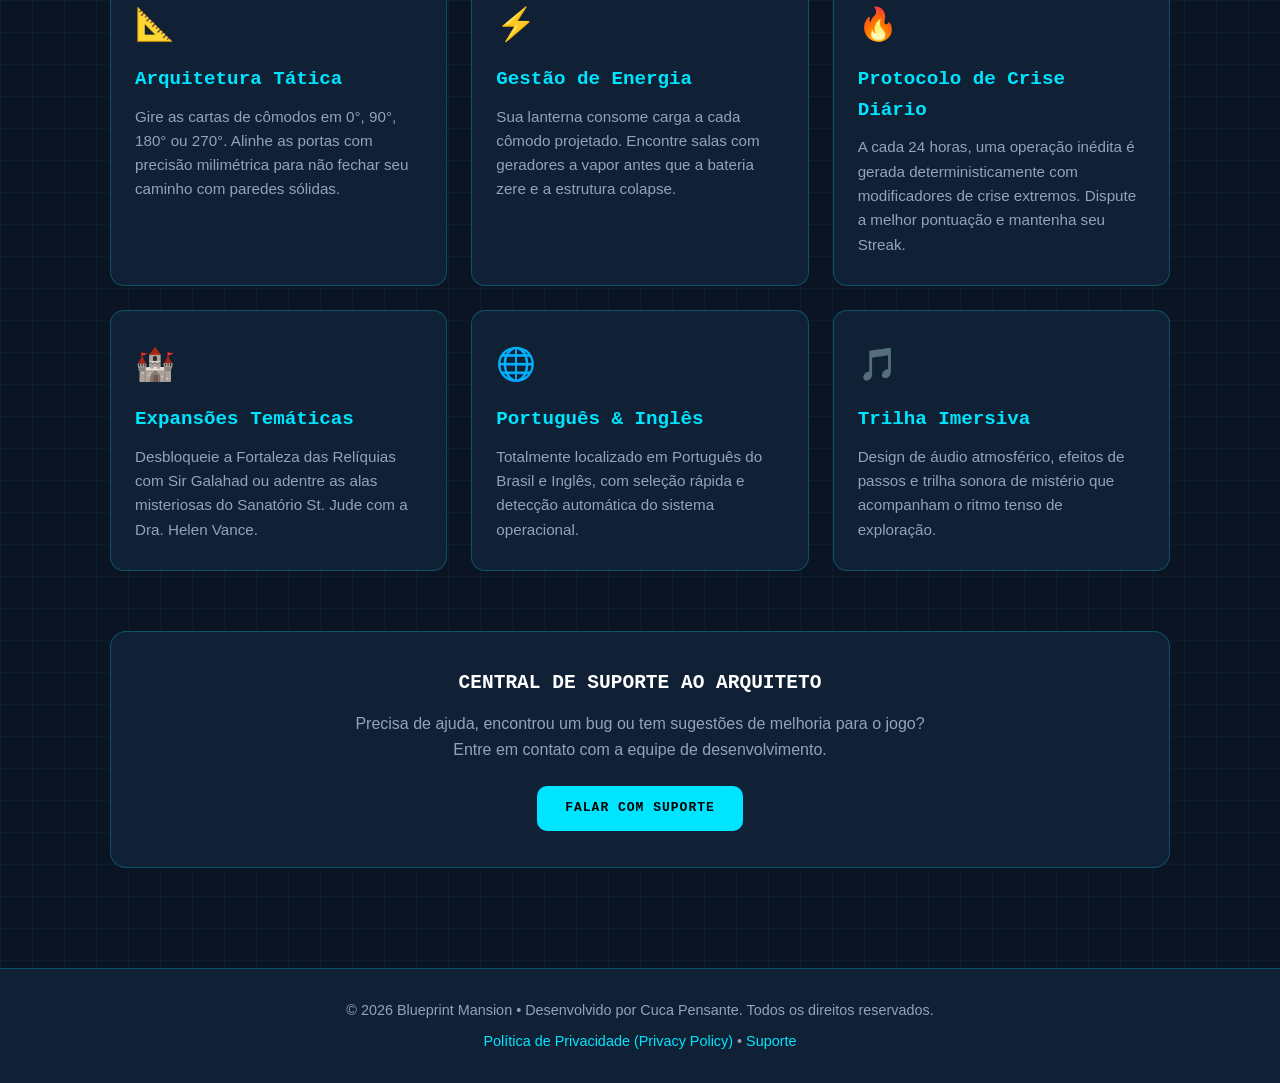
<file: blueprint-mansion/index.html>
<!DOCTYPE html>
<html lang="pt-BR">
<head>
  <meta charset="UTF-8">
  <meta name="viewport" content="width=device-width, initial-scale=1.0">
  <title>Blueprint Mansion • Roguelike de Arquitetura Tática</title>
  <meta name="description" content="Desenhe sua própria fuga em Blueprint Mansion. Roguelike de arquitetura tática onde cada cômodo desenhado ganha vida. Disponível para iOS e Android.">
  <link rel="icon" type="image/png" href="images/app_logo.png">
  <style>
    :root {
      --bg-dark: #0A1422;
      --bg-surface: #102035;
      --bg-card: #162B46;
      --cyan-primary: #00E5FF;
      --cyan-dim: #008BA3;
      --neon-green: #00E676;
      --amber-gold: #E5A93C;
      --text-white: #FFFFFF;
      --text-muted: #94A3B8;
      --border-color: rgba(0, 229, 255, 0.25);
    }

    * {
      box-sizing: border-box;
      margin: 0;
      padding: 0;
    }

    body {
      font-family: -apple-system, BlinkMacSystemFont, 'Segoe UI', Roboto, Helvetica, Arial, sans-serif;
      background-color: var(--bg-dark);
      color: var(--text-white);
      line-height: 1.6;
      background-image: 
        linear-gradient(rgba(0, 229, 255, 0.05) 1px, transparent 1px),
        linear-gradient(90deg, rgba(0, 229, 255, 0.05) 1px, transparent 1px);
      background-size: 32px 32px;
    }

    header {
      padding: 24px 20px;
      border-bottom: 1px solid var(--border-color);
      background: rgba(16, 32, 53, 0.85);
      backdrop-filter: blur(12px);
      position: sticky;
      top: 0;
      z-index: 100;
    }

    .nav-container {
      max-width: 1100px;
      margin: 0 auto;
      display: flex;
      justify-content: space-between;
      align-items: center;
    }

    .brand {
      display: flex;
      align-items: center;
      gap: 12px;
      text-decoration: none;
      color: var(--text-white);
    }

    .brand img {
      width: 44px;
      height: 44px;
      border-radius: 10px;
      border: 1px solid var(--cyan-primary);
      box-shadow: 0 0 12px rgba(0, 229, 255, 0.3);
    }

    .brand-text {
      font-family: monospace;
      font-size: 1.1rem;
      font-weight: 800;
      letter-spacing: 1.5px;
    }

    nav a {
      color: var(--text-muted);
      text-decoration: none;
      margin-left: 20px;
      font-weight: 600;
      font-size: 0.95rem;
      transition: color 0.2s;
    }

    nav a:hover {
      color: var(--cyan-primary);
    }

    .container {
      max-width: 1100px;
      margin: 0 auto;
      padding: 40px 20px;
    }

    /* Hero */
    .hero {
      text-align: center;
      padding: 60px 0 40px;
    }

    .hero-badge {
      display: inline-block;
      padding: 6px 14px;
      border-radius: 20px;
      background: rgba(0, 229, 255, 0.12);
      border: 1px solid var(--cyan-primary);
      color: var(--cyan-primary);
      font-family: monospace;
      font-size: 0.85rem;
      font-weight: 700;
      margin-bottom: 20px;
      letter-spacing: 1px;
    }

    .hero h1 {
      font-size: clamp(2.2rem, 5vw, 3.8rem);
      font-weight: 900;
      letter-spacing: 2px;
      margin-bottom: 16px;
      text-transform: uppercase;
      font-family: monospace;
      text-shadow: 0 0 24px rgba(0, 229, 255, 0.35);
    }

    .hero p {
      font-size: 1.15rem;
      color: var(--text-muted);
      max-width: 700px;
      margin: 0 auto 36px;
    }

    /* Screenshots Grid */
    .screenshots-section {
      margin: 50px 0;
      text-align: center;
    }

    .section-title {
      font-family: monospace;
      font-size: 1.8rem;
      letter-spacing: 1.5px;
      margin-bottom: 12px;
      color: var(--text-white);
    }

    .section-subtitle {
      color: var(--text-muted);
      margin-bottom: 36px;
    }

    .gallery-grid {
      display: grid;
      grid-template-columns: repeat(auto-fit, minmax(280px, 1fr));
      gap: 24px;
      justify-items: center;
    }

    .gallery-item {
      background: var(--bg-surface);
      border: 1px solid var(--border-color);
      border-radius: 18px;
      overflow: hidden;
      box-shadow: 0 12px 30px rgba(0, 0, 0, 0.4);
      transition: transform 0.3s, border-color 0.3s;
      max-width: 320px;
    }

    .gallery-item:hover {
      transform: translateY(-6px);
      border-color: var(--cyan-primary);
    }

    .gallery-item img {
      width: 100%;
      height: auto;
      display: block;
    }

    /* Features */
    .features-grid {
      display: grid;
      grid-template-columns: repeat(auto-fit, minmax(300px, 1fr));
      gap: 24px;
      margin: 50px 0;
    }

    .feature-card {
      background: var(--bg-surface);
      border: 1px solid var(--border-color);
      border-radius: 14px;
      padding: 28px 24px;
      position: relative;
    }

    .feature-icon {
      font-size: 2rem;
      margin-bottom: 14px;
      display: inline-block;
    }

    .feature-card h3 {
      font-family: monospace;
      font-size: 1.2rem;
      margin-bottom: 10px;
      color: var(--cyan-primary);
    }

    .feature-card p {
      color: var(--text-muted);
      font-size: 0.95rem;
    }

    /* Support & FAQ */
    .support-box {
      background: var(--bg-surface);
      border: 1px solid var(--border-color);
      border-radius: 16px;
      padding: 36px 30px;
      margin: 60px 0;
      text-align: center;
    }

    .support-box h2 {
      font-family: monospace;
      margin-bottom: 12px;
      color: var(--text-white);
    }

    .support-box p {
      color: var(--text-muted);
      margin-bottom: 24px;
      max-width: 600px;
      margin-left: auto;
      margin-right: auto;
    }

    .btn-contact {
      display: inline-block;
      padding: 12px 28px;
      background: var(--cyan-primary);
      color: #000;
      font-weight: 700;
      text-decoration: none;
      border-radius: 10px;
      font-family: monospace;
      letter-spacing: 1px;
      transition: opacity 0.2s;
    }

    .btn-contact:hover {
      opacity: 0.9;
    }

    /* Footer */
    footer {
      border-top: 1px solid var(--border-color);
      padding: 30px 20px;
      text-align: center;
      color: var(--text-muted);
      font-size: 0.9rem;
      background: var(--bg-surface);
    }

    footer a {
      color: var(--cyan-primary);
      text-decoration: none;
    }

    footer a:hover {
      text-decoration: underline;
    }
  </style>
</head>
<body>

  <!-- Header -->
  <header>
    <div class="nav-container">
      <a href="#" class="brand">
        <img src="images/app_logo.png" alt="Logo Blueprint Mansion">
        <span class="brand-text">BLUEPRINT MANSION</span>
      </a>
      <nav>
        <a href="#recursos">Recursos</a>
        <a href="#galeria">Galeria</a>
        <a href="#suporte">Suporte</a>
        <a href="privacy.html">Privacidade</a>
      </nav>
    </div>
  </header>

  <main class="container">
    <!-- Hero -->
    <section class="hero">
      <div class="hero-badge">ROGUELIKE DE ARQUITETURA TÁTICA</div>
      <h1>Desenhe a Sua Própria Fuga</h1>
      <p>Um jogo onde cada cômodo desenhado no caderno de plantas ganha vida instantaneamente. Gire cartas, conecte passagens, gerencie a energia da lanterna e enfrente o Protocolo de Crise Diário.</p>
    </section>

    <!-- Galeria de Imagens -->
    <section id="galeria" class="screenshots-section">
      <h2 class="section-title">VISÃO DA PLANTA</h2>
      <p class="section-subtitle">Conheça o visual e as dinâmicas de Blueprint Mansion</p>
      <div class="gallery-grid">
        <div class="gallery-item">
          <img src="images/screenshot_1.png" alt="Gameplay e Rota de Fuga">
        </div>
        <div class="gallery-item">
          <img src="images/screenshot_2.png" alt="Desafio Diário Inédito">
        </div>
        <div class="gallery-item">
          <img src="images/screenshot_3.png" alt="Múltiplos Cenários e Protagonistas">
        </div>
      </div>
    </section>

    <!-- Recursos -->
    <section id="recursos">
      <h2 class="section-title" style="text-align: center;">RECURSOS PRINCIPAIS</h2>
      <p class="section-subtitle" style="text-align: center;">Tudo o que torna a experiência tática única</p>
      <div class="features-grid">
        <div class="feature-card">
          <div class="feature-icon">📐</div>
          <h3>Arquitetura Tática</h3>
          <p>Gire as cartas de cômodos em 0°, 90°, 180° ou 270°. Alinhe as portas com precisão milimétrica para não fechar seu caminho com paredes sólidas.</p>
        </div>
        <div class="feature-card">
          <div class="feature-icon">⚡</div>
          <h3>Gestão de Energia</h3>
          <p>Sua lanterna consome carga a cada cômodo projetado. Encontre salas com geradores a vapor antes que a bateria zere e a estrutura colapse.</p>
        </div>
        <div class="feature-card">
          <div class="feature-icon">🔥</div>
          <h3>Protocolo de Crise Diário</h3>
          <p>A cada 24 horas, uma operação inédita é gerada deterministicamente com modificadores de crise extremos. Dispute a melhor pontuação e mantenha seu Streak.</p>
        </div>
        <div class="feature-card">
          <div class="feature-icon">🏰</div>
          <h3>Expansões Temáticas</h3>
          <p>Desbloqueie a Fortaleza das Relíquias com Sir Galahad ou adentre as alas misteriosas do Sanatório St. Jude com a Dra. Helen Vance.</p>
        </div>
        <div class="feature-card">
          <div class="feature-icon">🌐</div>
          <h3>Português & Inglês</h3>
          <p>Totalmente localizado em Português do Brasil e Inglês, com seleção rápida e detecção automática do sistema operacional.</p>
        </div>
        <div class="feature-card">
          <div class="feature-icon">🎵</div>
          <h3>Trilha Imersiva</h3>
          <p>Design de áudio atmosférico, efeitos de passos e trilha sonora de mistério que acompanham o ritmo tenso de exploração.</p>
        </div>
      </div>
    </section>

    <!-- Suporte e Contato -->
    <section id="suporte" class="support-box">
      <h2>CENTRAL DE SUPORTE AO ARQUITETO</h2>
      <p>Precisa de ajuda, encontrou um bug ou tem sugestões de melhoria para o jogo? Entre em contato com a equipe de desenvolvimento.</p>
      <a href="mailto:contato@cucapensante.com.br?subject=Suporte%20-%20Blueprint%20Mansion" class="btn-contact">FALAR COM SUPORTE</a>
    </section>
  </main>

  <!-- Footer -->
  <footer>
    <p>&copy; 2026 Blueprint Mansion • Desenvolvido por Cuca Pensante. Todos os direitos reservados.</p>
    <p style="margin-top: 8px;">
      <a href="privacy.html">Política de Privacidade (Privacy Policy)</a> • 
      <a href="#suporte">Suporte</a>
    </p>
  </footer>

</body>
</html>
</file>
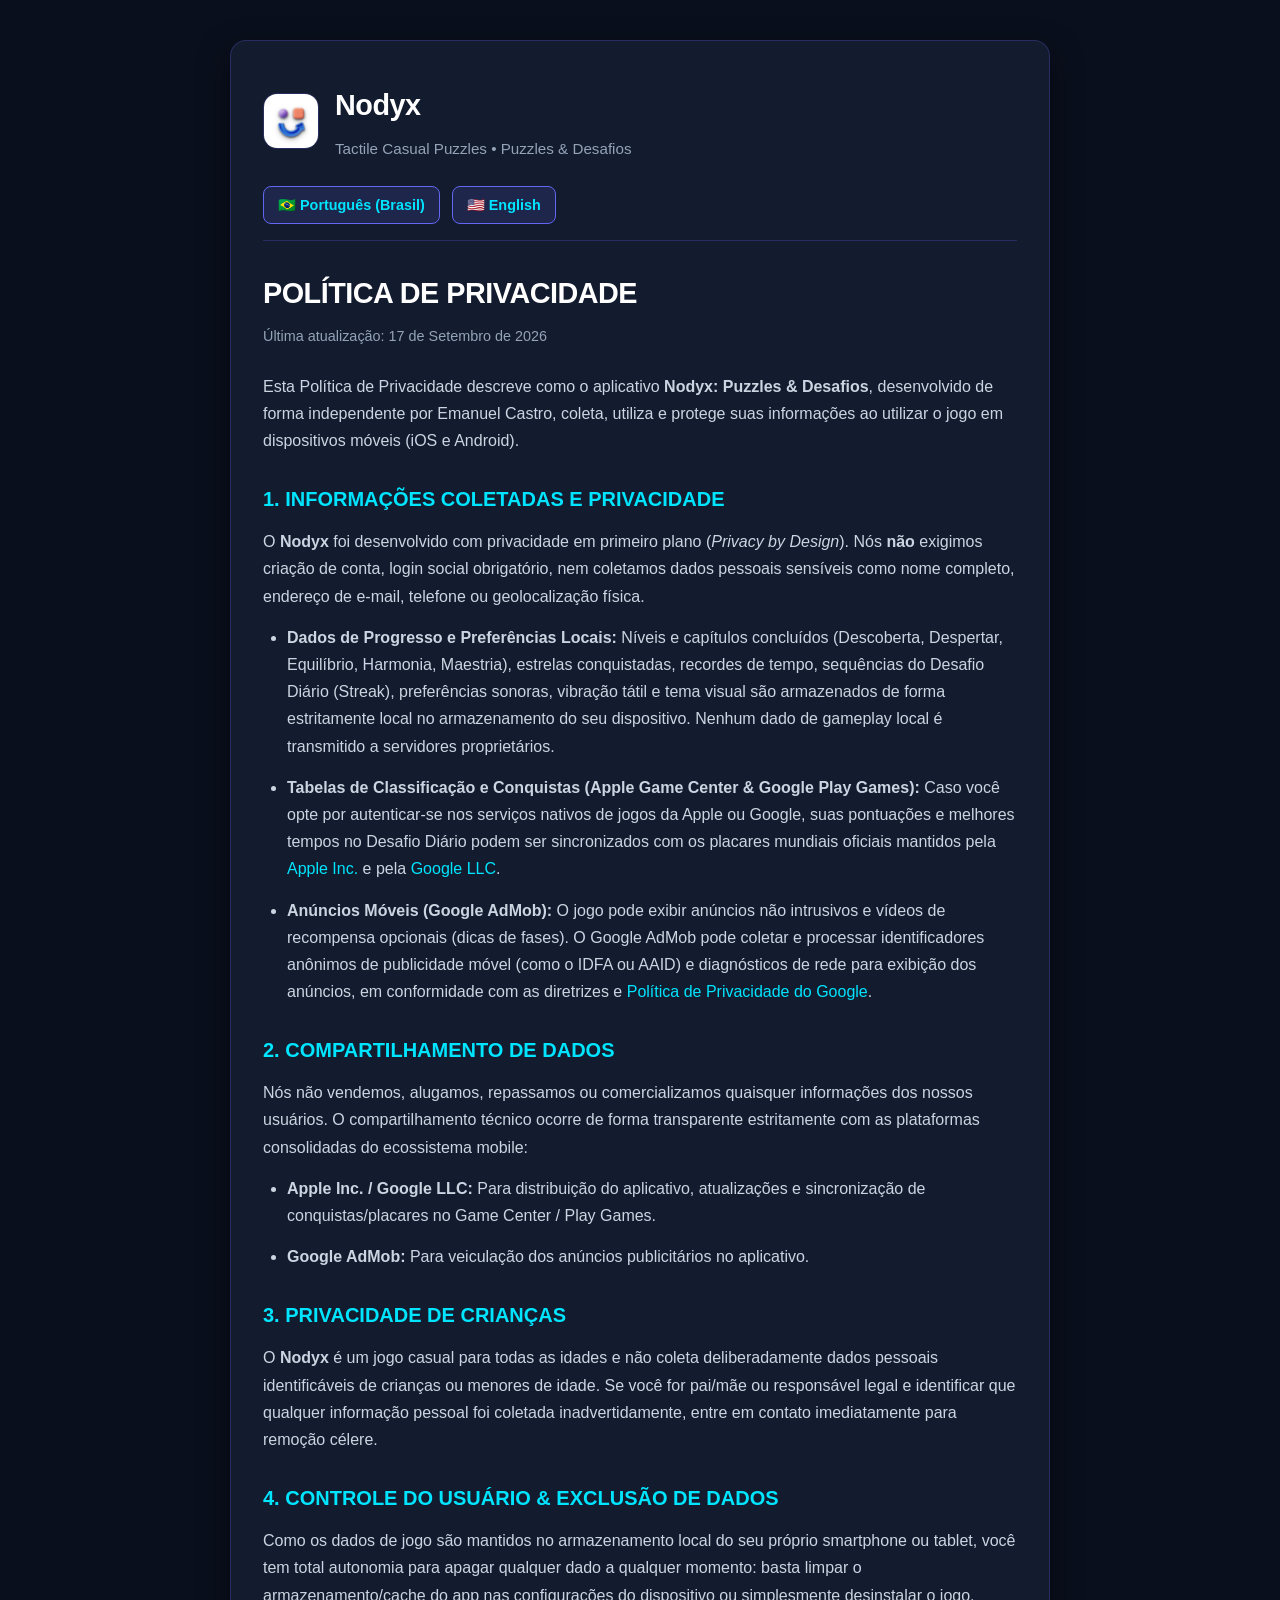
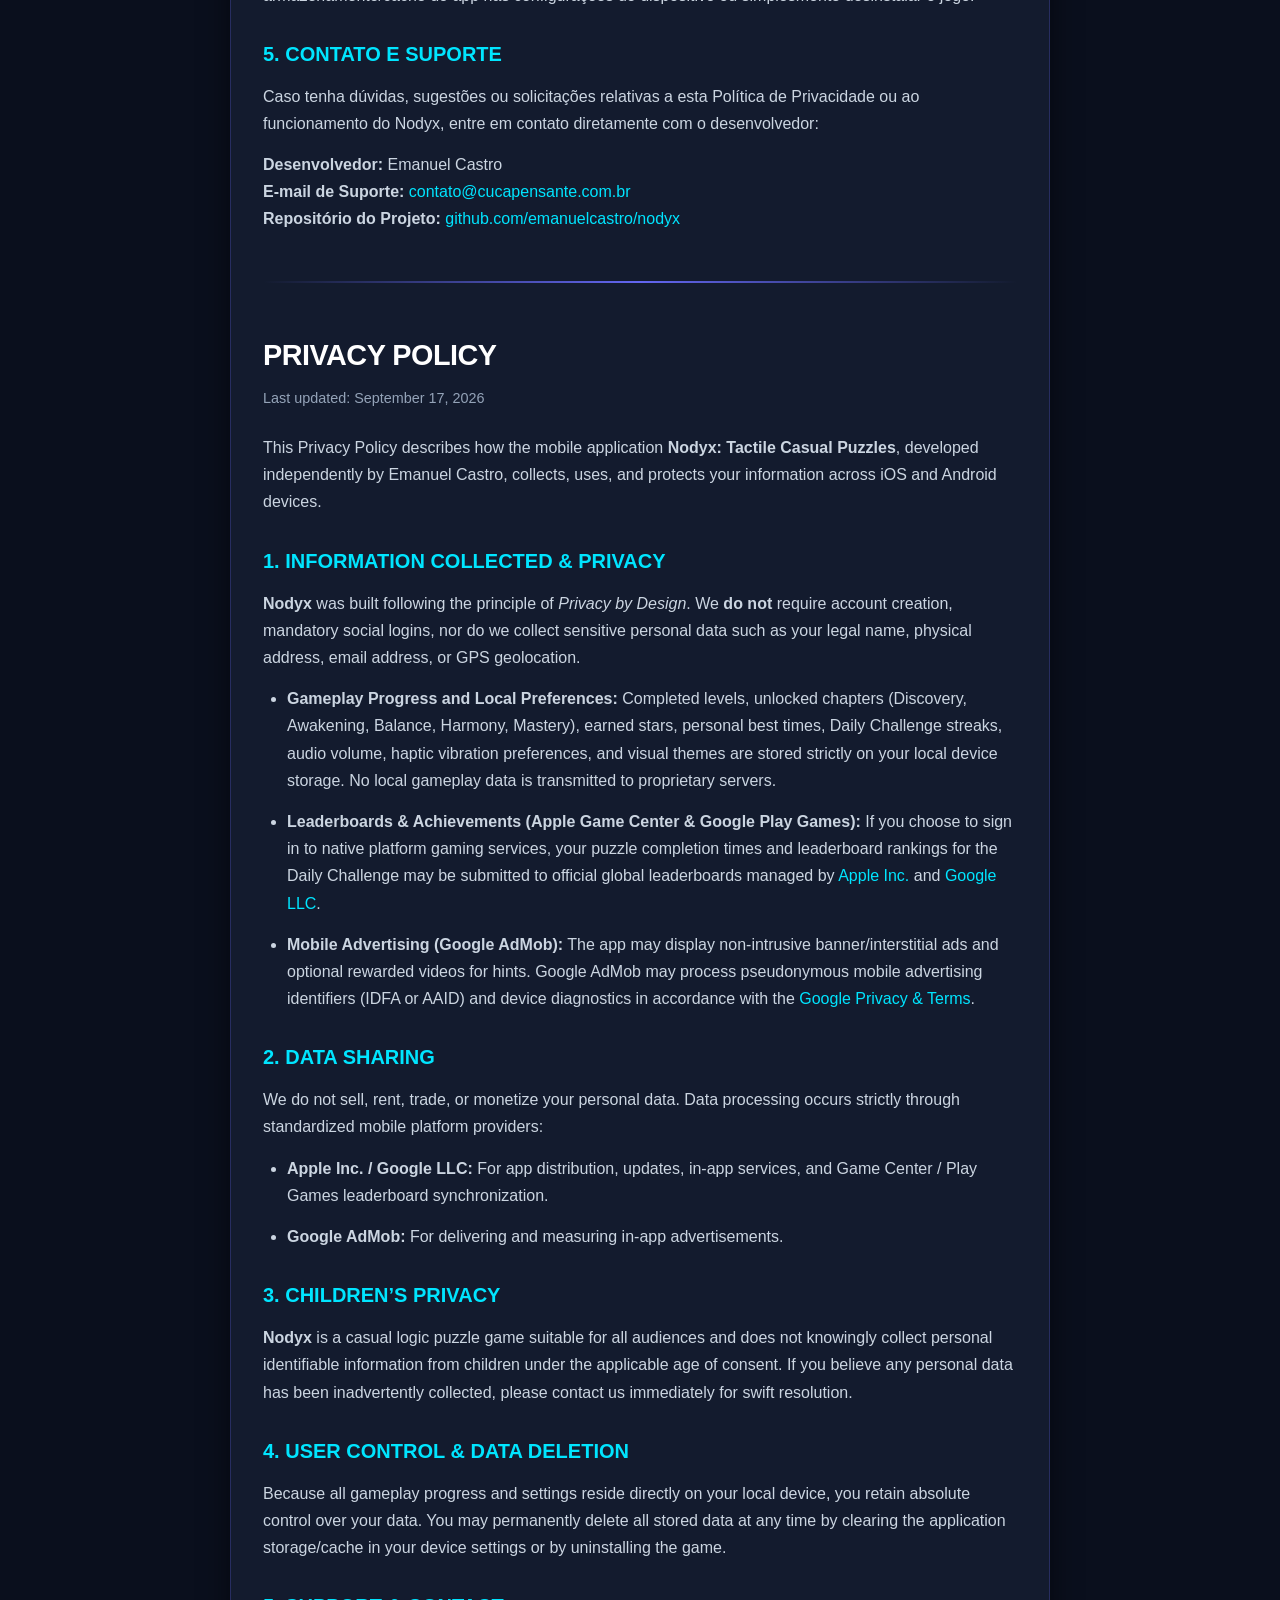
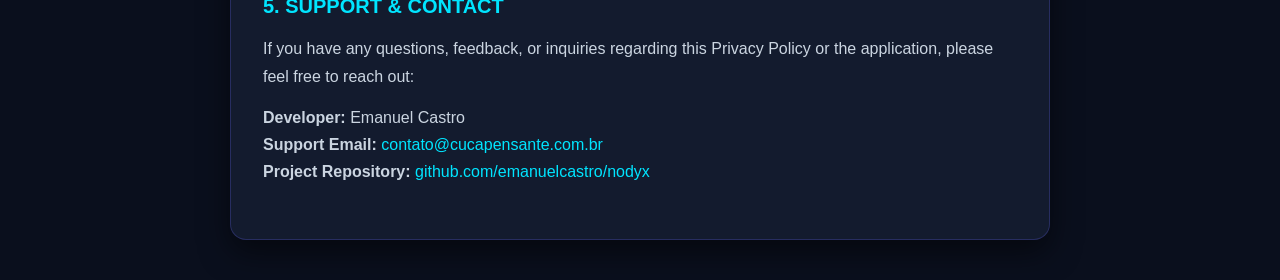
<file: nodyx/index.html>
<!DOCTYPE html>
<html lang="pt-BR">
<head>
  <meta charset="UTF-8">
  <meta name="viewport" content="width=device-width, initial-scale=1.0">
  <title>Privacy Policy / Política de Privacidade • Nodyx</title>
  <link rel="icon" type="image/png" href="images/nodyx_logo.png">
  <style>
    :root {
      --bg-dark: #0A0F1D;
      --bg-surface: #131B2E;
      --indigo-primary: #6366F1;
      --cyan-accent: #00E5FF;
      --text-white: #FFFFFF;
      --text-muted: #94A3B8;
      --border-color: rgba(99, 102, 241, 0.25);
    }
    * { box-sizing: border-box; margin: 0; padding: 0; }
    body {
      font-family: -apple-system, BlinkMacSystemFont, 'Segoe UI', Roboto, Helvetica, Arial, sans-serif;
      background-color: var(--bg-dark);
      color: var(--text-white);
      line-height: 1.7;
      padding: 40px 20px;
    }
    .container {
      max-width: 820px;
      margin: 0 auto;
      background: var(--bg-surface);
      padding: 40px 32px;
      border-radius: 16px;
      border: 1px solid var(--border-color);
      box-shadow: 0 12px 30px rgba(0,0,0,0.5);
    }
    .logo-container {
      display: flex;
      align-items: center;
      gap: 16px;
      margin-bottom: 24px;
    }
    .logo-container img {
      width: 56px;
      height: 56px;
      border-radius: 14px;
      border: 1px solid var(--border-color);
    }
    .lang-nav {
      display: flex;
      gap: 12px;
      margin-bottom: 28px;
      padding-bottom: 16px;
      border-bottom: 1px solid var(--border-color);
    }
    .lang-nav a {
      padding: 6px 14px;
      border-radius: 8px;
      background: rgba(99, 102, 241, 0.15);
      border: 1px solid var(--indigo-primary);
      color: var(--cyan-accent);
      text-decoration: none;
      font-size: 0.9rem;
      font-weight: 600;
      transition: background 0.2s;
    }
    .lang-nav a:hover {
      background: rgba(99, 102, 241, 0.3);
    }
    h1 {
      color: var(--text-white);
      font-size: 1.8rem;
      margin-bottom: 6px;
      letter-spacing: -0.5px;
    }
    .updated {
      color: var(--text-muted);
      font-size: 0.9rem;
      margin-bottom: 24px;
    }
    h2 {
      color: var(--cyan-accent);
      font-size: 1.25rem;
      margin-top: 28px;
      margin-bottom: 12px;
      font-weight: 700;
    }
    p, li {
      color: #CBD5E1;
      font-size: 1rem;
      margin-bottom: 14px;
    }
    ul {
      margin-left: 24px;
      margin-bottom: 16px;
    }
    a {
      color: var(--cyan-accent);
      text-decoration: none;
    }
    a:hover {
      text-decoration: underline;
    }
    .divider {
      height: 2px;
      background: linear-gradient(90deg, transparent, var(--indigo-primary), transparent);
      margin: 48px 0;
    }
  </style>
</head>
<body>
  <div class="container">
    
    <div class="logo-container">
      <img src="../images/nodyx_logo.png" alt="Nodyx Logo">
      <div>
        <h1>Nodyx</h1>
        <p style="margin: 0; color: var(--text-muted); font-size: 0.95rem;">Tactile Casual Puzzles • Puzzles & Desafios</p>
      </div>
    </div>

    <div class="lang-nav">
      <a href="#pt">🇧🇷 Português (Brasil)</a>
      <a href="#en">🇺🇸 English</a>
    </div>

    <!-- ==================== SEÇÃO EM PORTUGUÊS ==================== -->
    <section id="pt">
      <h1>POLÍTICA DE PRIVACIDADE</h1>
      <div class="updated">Última atualização: 17 de Setembro de 2026</div>

      <p>Esta Política de Privacidade descreve como o aplicativo <strong>Nodyx: Puzzles & Desafios</strong>, desenvolvido de forma independente por Emanuel Castro, coleta, utiliza e protege suas informações ao utilizar o jogo em dispositivos móveis (iOS e Android).</p>

      <h2>1. INFORMAÇÕES COLETADAS E PRIVACIDADE</h2>
      <p>O <strong>Nodyx</strong> foi desenvolvido com privacidade em primeiro plano (<em>Privacy by Design</em>). Nós <strong>não</strong> exigimos criação de conta, login social obrigatório, nem coletamos dados pessoais sensíveis como nome completo, endereço de e-mail, telefone ou geolocalização física.</p>
      <ul>
        <li><strong>Dados de Progresso e Preferências Locais:</strong> Níveis e capítulos concluídos (Descoberta, Despertar, Equilíbrio, Harmonia, Maestria), estrelas conquistadas, recordes de tempo, sequências do Desafio Diário (Streak), preferências sonoras, vibração tátil e tema visual são armazenados de forma estritamente local no armazenamento do seu dispositivo. Nenhum dado de gameplay local é transmitido a servidores proprietários.</li>
        <li><strong>Tabelas de Classificação e Conquistas (Apple Game Center & Google Play Games):</strong> Caso você opte por autenticar-se nos serviços nativos de jogos da Apple ou Google, suas pontuações e melhores tempos no Desafio Diário podem ser sincronizados com os placares mundiais oficiais mantidos pela <a href="https://www.apple.com/legal/privacy/data/pt/game-center/" target="_blank" rel="noopener">Apple Inc.</a> e pela <a href="https://policies.google.com/privacy" target="_blank" rel="noopener">Google LLC</a>.</li>
        <li><strong>Anúncios Móveis (Google AdMob):</strong> O jogo pode exibir anúncios não intrusivos e vídeos de recompensa opcionais (dicas de fases). O Google AdMob pode coletar e processar identificadores anônimos de publicidade móvel (como o IDFA ou AAID) e diagnósticos de rede para exibição dos anúncios, em conformidade com as diretrizes e <a href="https://policies.google.com/technologies/ads" target="_blank" rel="noopener">Política de Privacidade do Google</a>.</li>
      </ul>

      <h2>2. COMPARTILHAMENTO DE DADOS</h2>
      <p>Nós não vendemos, alugamos, repassamos ou comercializamos quaisquer informações dos nossos usuários. O compartilhamento técnico ocorre de forma transparente estritamente com as plataformas consolidadas do ecossistema mobile:</p>
      <ul>
        <li><strong>Apple Inc. / Google LLC:</strong> Para distribuição do aplicativo, atualizações e sincronização de conquistas/placares no Game Center / Play Games.</li>
        <li><strong>Google AdMob:</strong> Para veiculação dos anúncios publicitários no aplicativo.</li>
      </ul>

      <h2>3. PRIVACIDADE DE CRIANÇAS</h2>
      <p>O <strong>Nodyx</strong> é um jogo casual para todas as idades e não coleta deliberadamente dados pessoais identificáveis de crianças ou menores de idade. Se você for pai/mãe ou responsável legal e identificar que qualquer informação pessoal foi coletada inadvertidamente, entre em contato imediatamente para remoção célere.</p>

      <h2>4. CONTROLE DO USUÁRIO & EXCLUSÃO DE DADOS</h2>
      <p>Como os dados de jogo são mantidos no armazenamento local do seu próprio smartphone ou tablet, você tem total autonomia para apagar qualquer dado a qualquer momento: basta limpar o armazenamento/cache do app nas configurações do dispositivo ou simplesmente desinstalar o jogo.</p>

      <h2>5. CONTATO E SUPORTE</h2>
      <p>Caso tenha dúvidas, sugestões ou solicitações relativas a esta Política de Privacidade ou ao funcionamento do Nodyx, entre em contato diretamente com o desenvolvedor:</p>
      <p><strong>Desenvolvedor:</strong> Emanuel Castro<br>
      <strong>E-mail de Suporte:</strong> <a href="mailto:contato@cucapensante.com.br">contato@cucapensante.com.br</a><br>
      <strong>Repositório do Projeto:</strong> <a href="https://github.com/emanuelcastro/nodyx" target="_blank" rel="noopener">github.com/emanuelcastro/nodyx</a></p>
    </section>

    <div class="divider"></div>

    <!-- ==================== ENGLISH SECTION ==================== -->
    <section id="en">
      <h1>PRIVACY POLICY</h1>
      <div class="updated">Last updated: September 17, 2026</div>

      <p>This Privacy Policy describes how the mobile application <strong>Nodyx: Tactile Casual Puzzles</strong>, developed independently by Emanuel Castro, collects, uses, and protects your information across iOS and Android devices.</p>

      <h2>1. INFORMATION COLLECTED & PRIVACY</h2>
      <p><strong>Nodyx</strong> was built following the principle of <em>Privacy by Design</em>. We <strong>do not</strong> require account creation, mandatory social logins, nor do we collect sensitive personal data such as your legal name, physical address, email address, or GPS geolocation.</p>
      <ul>
        <li><strong>Gameplay Progress and Local Preferences:</strong> Completed levels, unlocked chapters (Discovery, Awakening, Balance, Harmony, Mastery), earned stars, personal best times, Daily Challenge streaks, audio volume, haptic vibration preferences, and visual themes are stored strictly on your local device storage. No local gameplay data is transmitted to proprietary servers.</li>
        <li><strong>Leaderboards & Achievements (Apple Game Center & Google Play Games):</strong> If you choose to sign in to native platform gaming services, your puzzle completion times and leaderboard rankings for the Daily Challenge may be submitted to official global leaderboards managed by <a href="https://www.apple.com/legal/privacy/data/en/game-center/" target="_blank" rel="noopener">Apple Inc.</a> and <a href="https://policies.google.com/privacy" target="_blank" rel="noopener">Google LLC</a>.</li>
        <li><strong>Mobile Advertising (Google AdMob):</strong> The app may display non-intrusive banner/interstitial ads and optional rewarded videos for hints. Google AdMob may process pseudonymous mobile advertising identifiers (IDFA or AAID) and device diagnostics in accordance with the <a href="https://policies.google.com/technologies/ads" target="_blank" rel="noopener">Google Privacy & Terms</a>.</li>
      </ul>

      <h2>2. DATA SHARING</h2>
      <p>We do not sell, rent, trade, or monetize your personal data. Data processing occurs strictly through standardized mobile platform providers:</p>
      <ul>
        <li><strong>Apple Inc. / Google LLC:</strong> For app distribution, updates, in-app services, and Game Center / Play Games leaderboard synchronization.</li>
        <li><strong>Google AdMob:</strong> For delivering and measuring in-app advertisements.</li>
      </ul>

      <h2>3. CHILDREN’S PRIVACY</h2>
      <p><strong>Nodyx</strong> is a casual logic puzzle game suitable for all audiences and does not knowingly collect personal identifiable information from children under the applicable age of consent. If you believe any personal data has been inadvertently collected, please contact us immediately for swift resolution.</p>

      <h2>4. USER CONTROL & DATA DELETION</h2>
      <p>Because all gameplay progress and settings reside directly on your local device, you retain absolute control over your data. You may permanently delete all stored data at any time by clearing the application storage/cache in your device settings or by uninstalling the game.</p>

      <h2>5. SUPPORT & CONTACT</h2>
      <p>If you have any questions, feedback, or inquiries regarding this Privacy Policy or the application, please feel free to reach out:</p>
      <p><strong>Developer:</strong> Emanuel Castro<br>
      <strong>Support Email:</strong> <a href="mailto:contato@cucapensante.com.br">contato@cucapensante.com.br</a><br>
      <strong>Project Repository:</strong> <a href="https://github.com/emanuelcastro/nodyx" target="_blank" rel="noopener">github.com/emanuelcastro/nodyx</a></p>
    </section>

  </div>
</body>
</html>
</file>
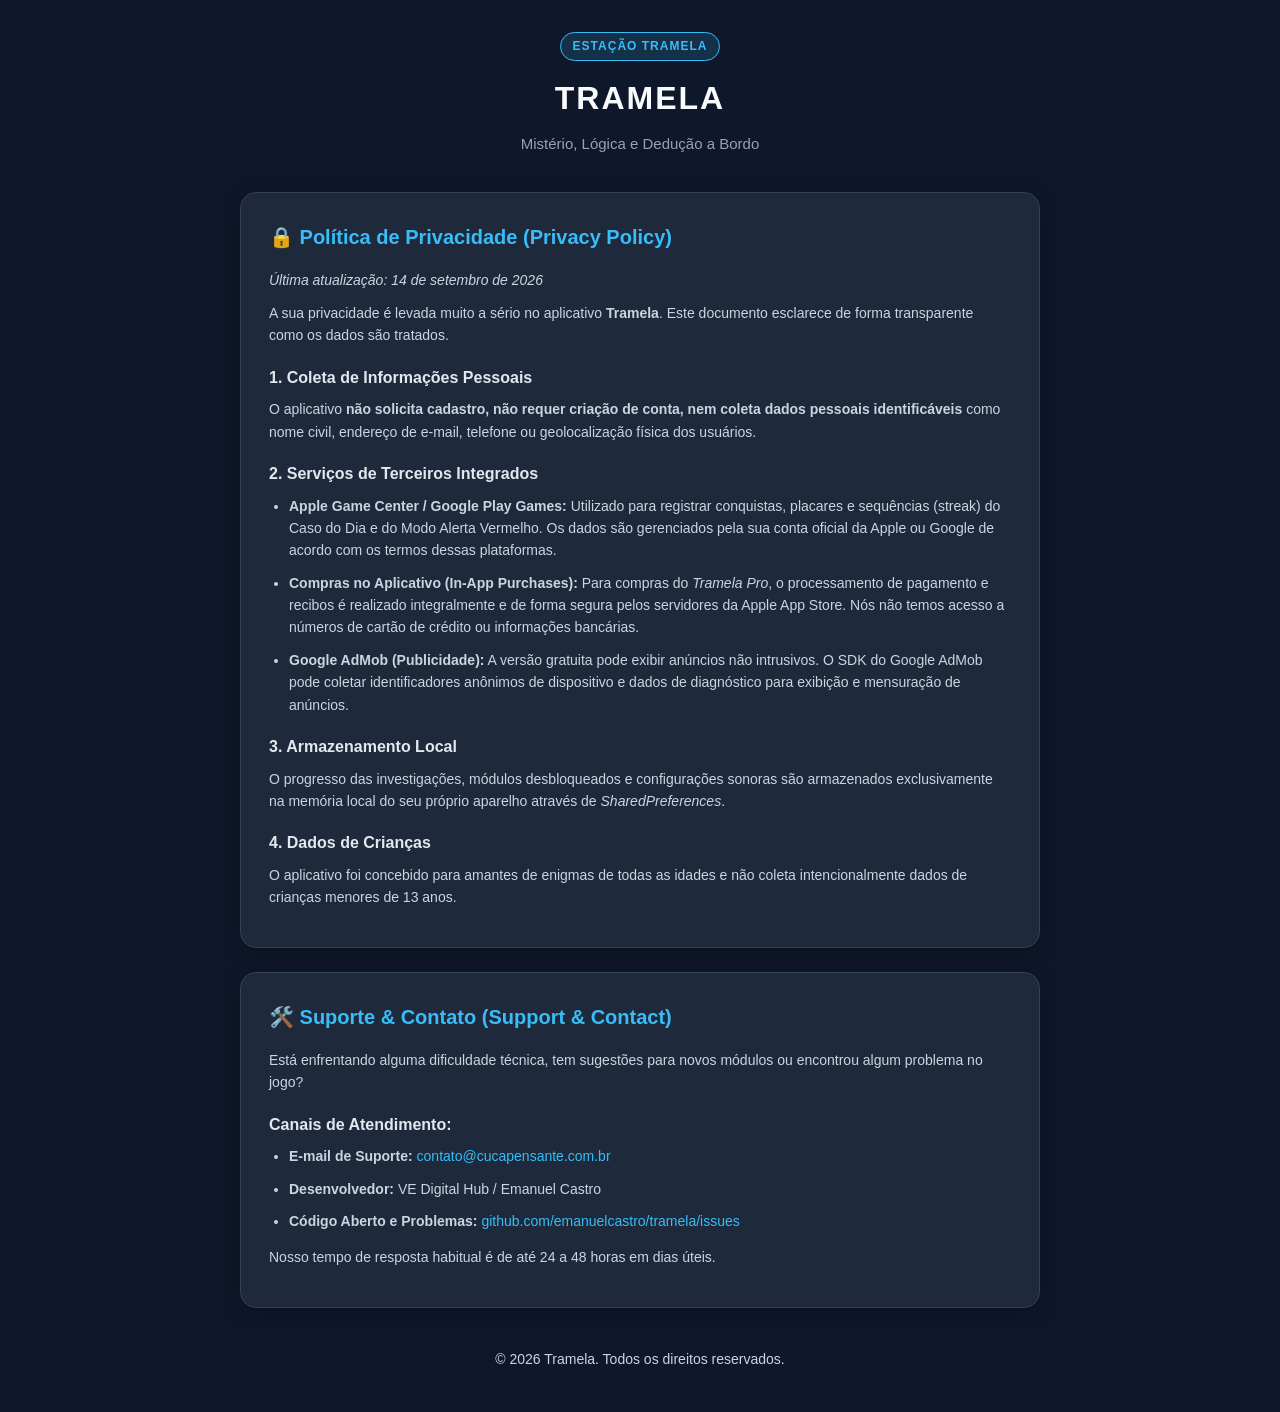
<file: tramela/index.html>
<!DOCTYPE html>
<html lang="pt-BR">
<head>
  <meta charset="UTF-8">
  <meta name="viewport" content="width=device-width, initial-scale=1.0">
  <title>Tramela - Política de Privacidade & Suporte</title>
  <style>
    :root {
      --bg-color: #0F172A;
      --card-bg: #1E293B;
      --text-main: #F8FAFC;
      --text-muted: #94A3B8;
      --accent: #38BDF8;
      --accent-glow: rgba(56, 189, 248, 0.15);
      --border: #334155;
    }
    * { box-sizing: border-box; margin: 0; padding: 0; }
    body {
      font-family: -apple-system, BlinkMacSystemFont, "Segoe UI", Roboto, Helvetica, Arial, sans-serif;
      background-color: var(--bg-color);
      color: var(--text-main);
      line-height: 1.6;
      padding: 32px 16px;
    }
    .container {
      max-width: 800px;
      margin: 0 auto;
    }
    header {
      text-align: center;
      margin-bottom: 36px;
    }
    .badge {
      display: inline-block;
      padding: 4px 12px;
      background-color: var(--accent-glow);
      color: var(--accent);
      border: 1px solid var(--accent);
      border-radius: 9999px;
      font-size: 12px;
      font-weight: 700;
      letter-spacing: 1px;
      margin-bottom: 12px;
    }
    h1 {
      font-size: 32px;
      font-weight: 900;
      letter-spacing: 2px;
      margin-bottom: 8px;
    }
    .subtitle {
      color: var(--text-muted);
      font-size: 15px;
    }
    .card {
      background-color: var(--card-bg);
      border: 1px solid var(--border);
      border-radius: 16px;
      padding: 28px;
      margin-bottom: 24px;
      box-shadow: 0 4px 20px rgba(0, 0, 0, 0.25);
    }
    h2 {
      font-size: 20px;
      font-weight: 700;
      color: var(--accent);
      margin-bottom: 16px;
      display: flex;
      align-items: center;
      gap: 8px;
    }
    h3 {
      font-size: 16px;
      font-weight: 600;
      margin: 18px 0 8px 0;
      color: #E2E8F0;
    }
    p, li {
      color: #CBD5E1;
      font-size: 14px;
      margin-bottom: 10px;
    }
    ul {
      margin-left: 20px;
      margin-bottom: 14px;
    }
    a {
      color: var(--accent);
      text-decoration: none;
    }
    a:hover {
      text-decoration: underline;
    }
    .footer {
      text-align: center;
      color: var(--text-muted);
      font-size: 12px;
      margin-top: 40px;
    }
  </style>
</head>
<body>
  <div class="container">
    <header>
      <div class="badge">ESTAÇÃO TRAMELA</div>
      <h1>TRAMELA</h1>
      <p class="subtitle">Mistério, Lógica e Dedução a Bordo</p>
    </header>

    <div class="card" id="politica-de-privacidade">
      <h2>🔒 Política de Privacidade (Privacy Policy)</h2>
      <p><em>Última atualização: 14 de setembro de 2026</em></p>
      <p>A sua privacidade é levada muito a sério no aplicativo <strong>Tramela</strong>. Este documento esclarece de forma transparente como os dados são tratados.</p>

      <h3>1. Coleta de Informações Pessoais</h3>
      <p>O aplicativo <strong>não solicita cadastro, não requer criação de conta, nem coleta dados pessoais identificáveis</strong> como nome civil, endereço de e-mail, telefone ou geolocalização física dos usuários.</p>

      <h3>2. Serviços de Terceiros Integrados</h3>
      <ul>
        <li><strong>Apple Game Center / Google Play Games:</strong> Utilizado para registrar conquistas, placares e sequências (streak) do Caso do Dia e do Modo Alerta Vermelho. Os dados são gerenciados pela sua conta oficial da Apple ou Google de acordo com os termos dessas plataformas.</li>
        <li><strong>Compras no Aplicativo (In-App Purchases):</strong> Para compras do <em>Tramela Pro</em>, o processamento de pagamento e recibos é realizado integralmente e de forma segura pelos servidores da Apple App Store. Nós não temos acesso a números de cartão de crédito ou informações bancárias.</li>
        <li><strong>Google AdMob (Publicidade):</strong> A versão gratuita pode exibir anúncios não intrusivos. O SDK do Google AdMob pode coletar identificadores anônimos de dispositivo e dados de diagnóstico para exibição e mensuração de anúncios.</li>
      </ul>

      <h3>3. Armazenamento Local</h3>
      <p>O progresso das investigações, módulos desbloqueados e configurações sonoras são armazenados exclusivamente na memória local do seu próprio aparelho através de <em>SharedPreferences</em>.</p>

      <h3>4. Dados de Crianças</h3>
      <p>O aplicativo foi concebido para amantes de enigmas de todas as idades e não coleta intencionalmente dados de crianças menores de 13 anos.</p>
    </div>

    <div class="card" id="suporte">
      <h2>🛠️ Suporte & Contato (Support & Contact)</h2>
      <p>Está enfrentando alguma dificuldade técnica, tem sugestões para novos módulos ou encontrou algum problema no jogo?</p>
      
      <h3>Canais de Atendimento:</h3>
      <ul>
        <li><strong>E-mail de Suporte:</strong> <a href="mailto:contato@cucapensante.com.br">contato@cucapensante.com.br</a></li>
        <li><strong>Desenvolvedor:</strong> VE Digital Hub / Emanuel Castro</li>
        <li><strong>Código Aberto e Problemas:</strong> <a href="https://github.com/emanuelcastro/tramela/issues" target="_blank">github.com/emanuelcastro/tramela/issues</a></li>
      </ul>
      
      <p>Nosso tempo de resposta habitual é de até 24 a 48 horas em dias úteis.</p>
    </div>

    <div class="footer">
      <p>&copy; 2026 Tramela. Todos os direitos reservados.</p>
    </div>
  </div>
</body>
</html>
</file>
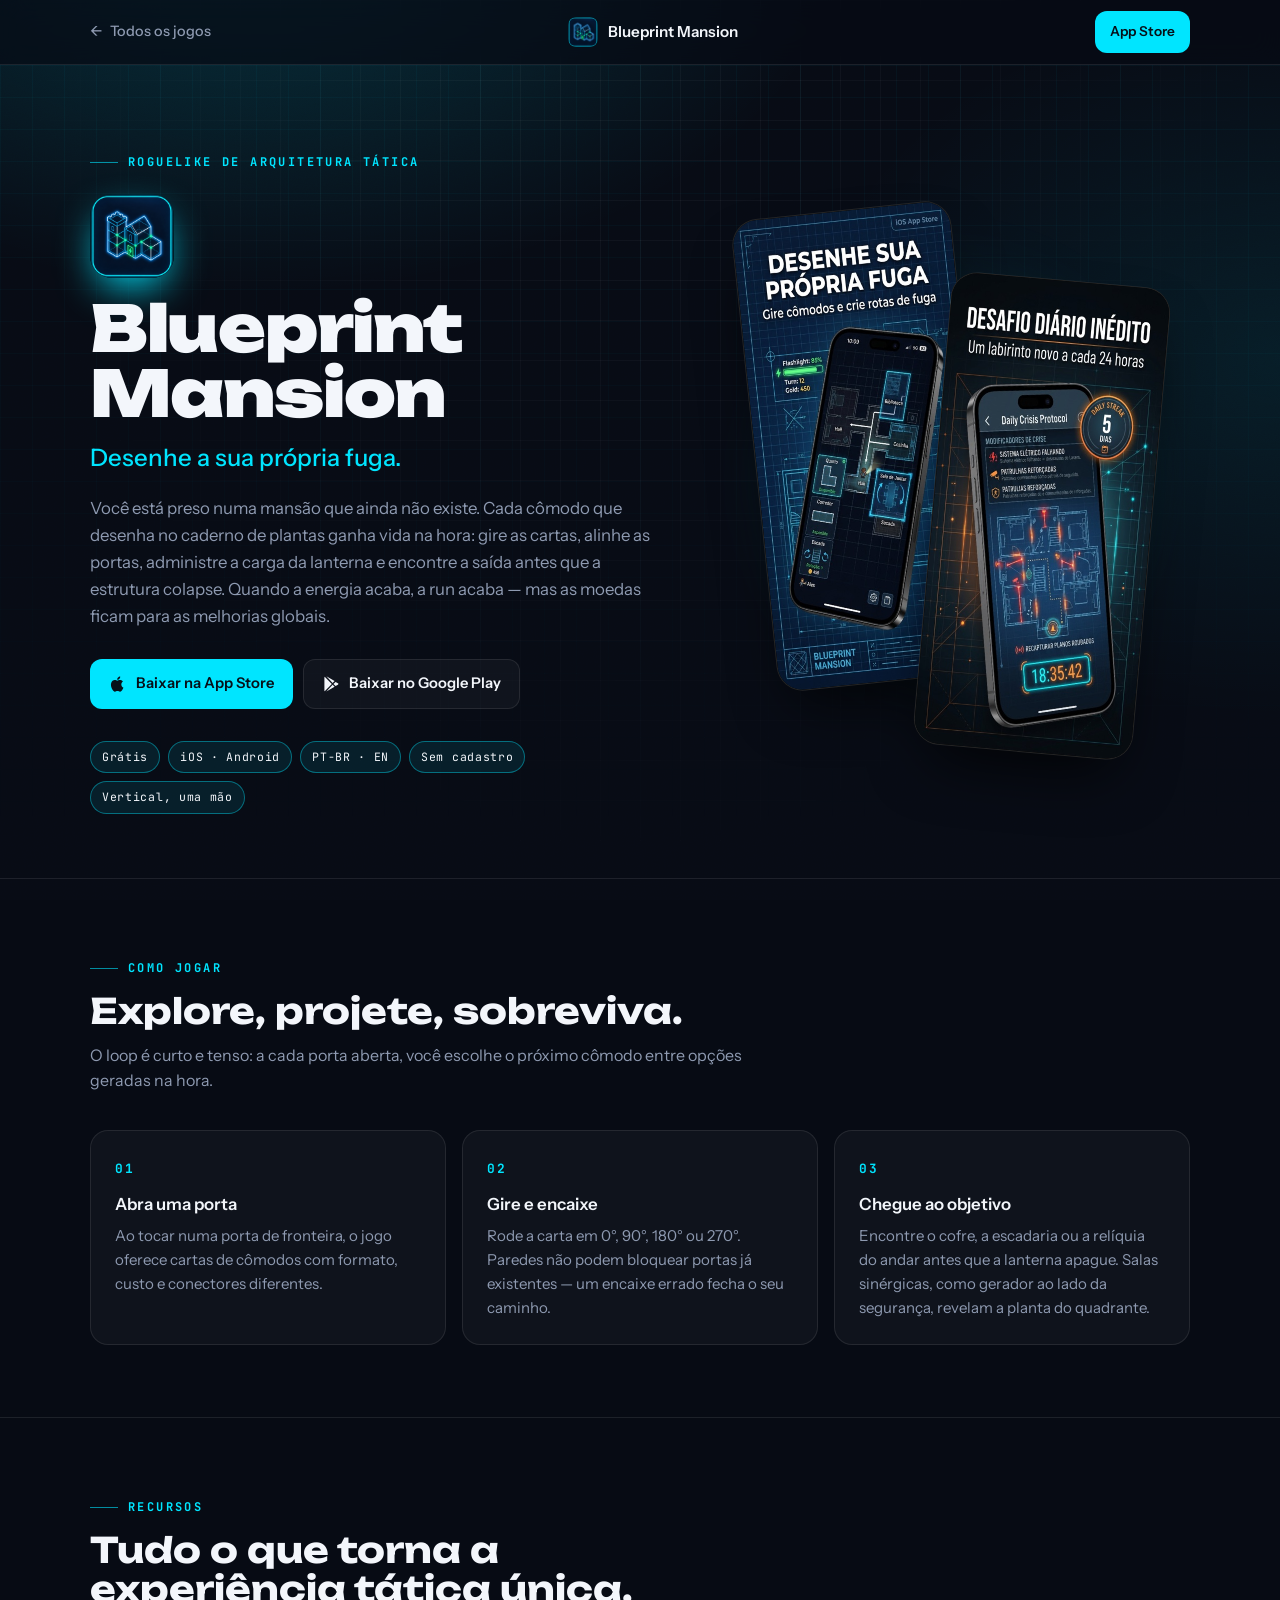
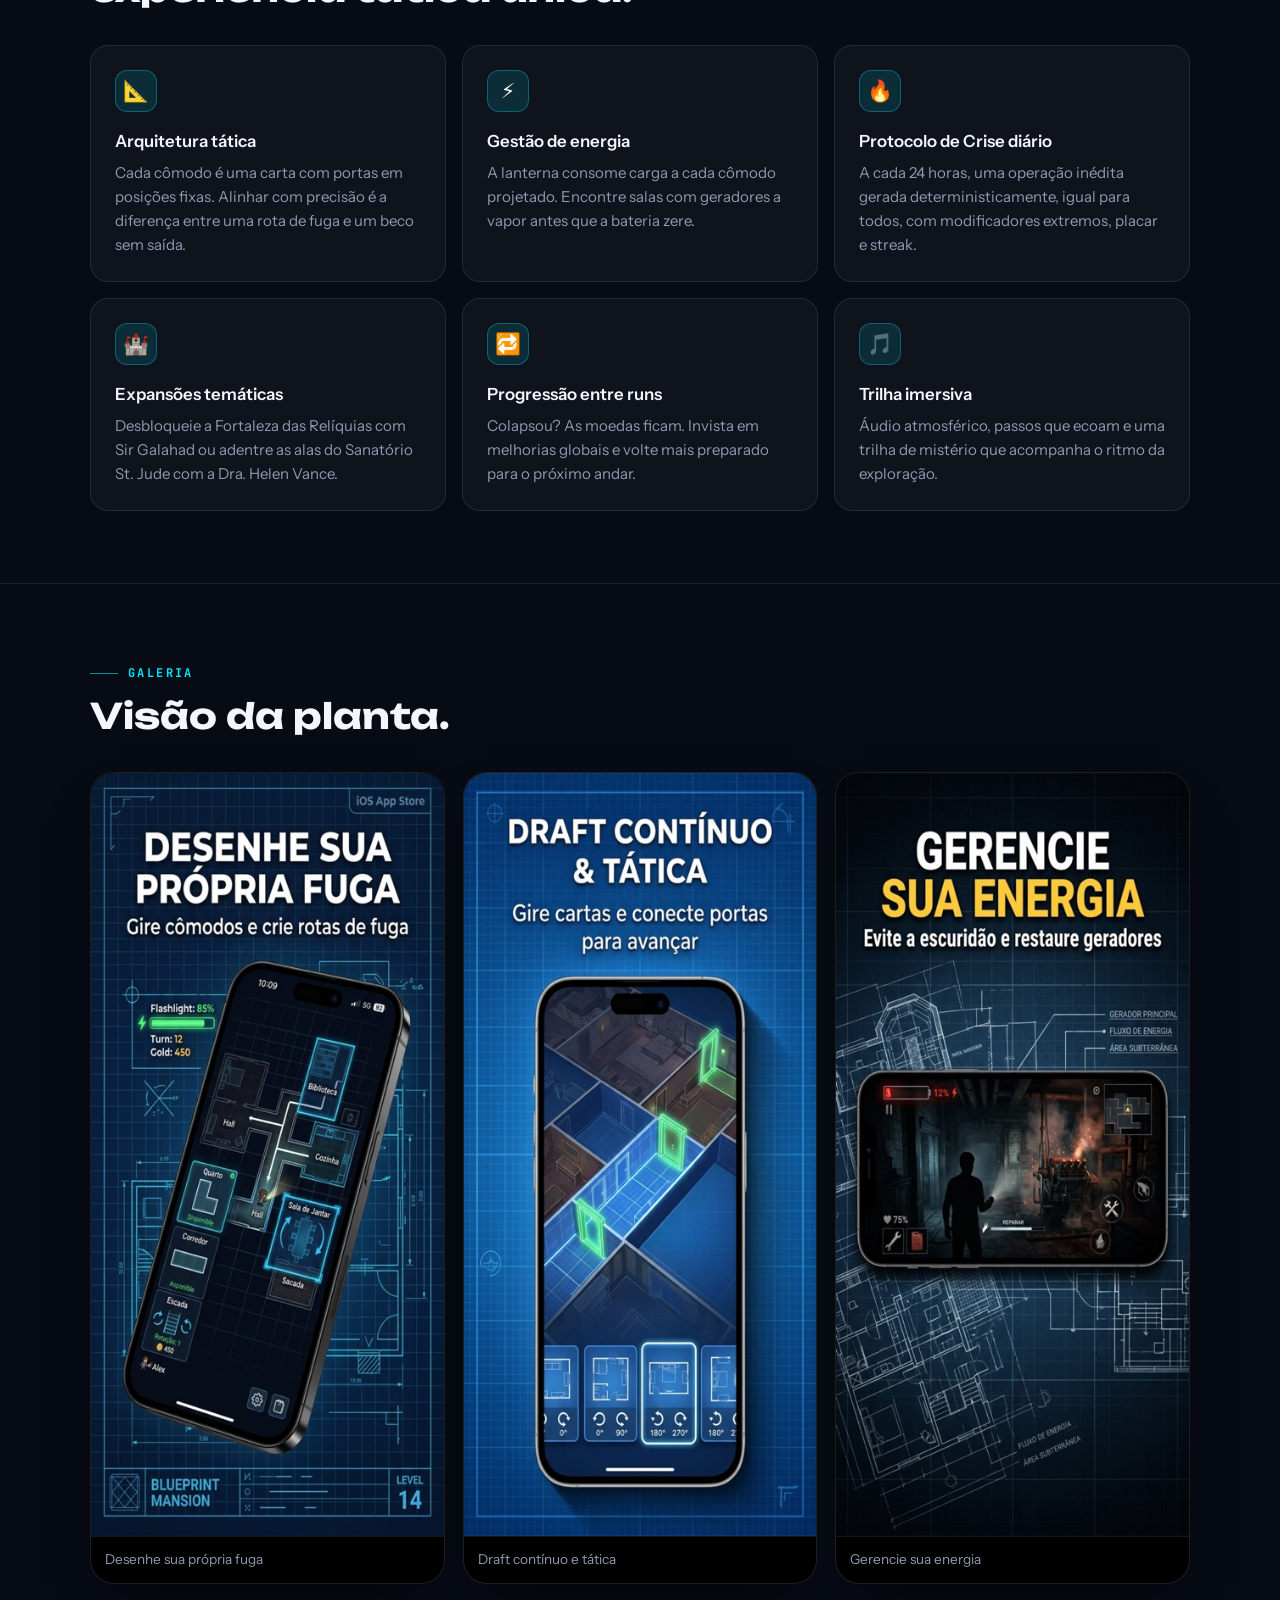
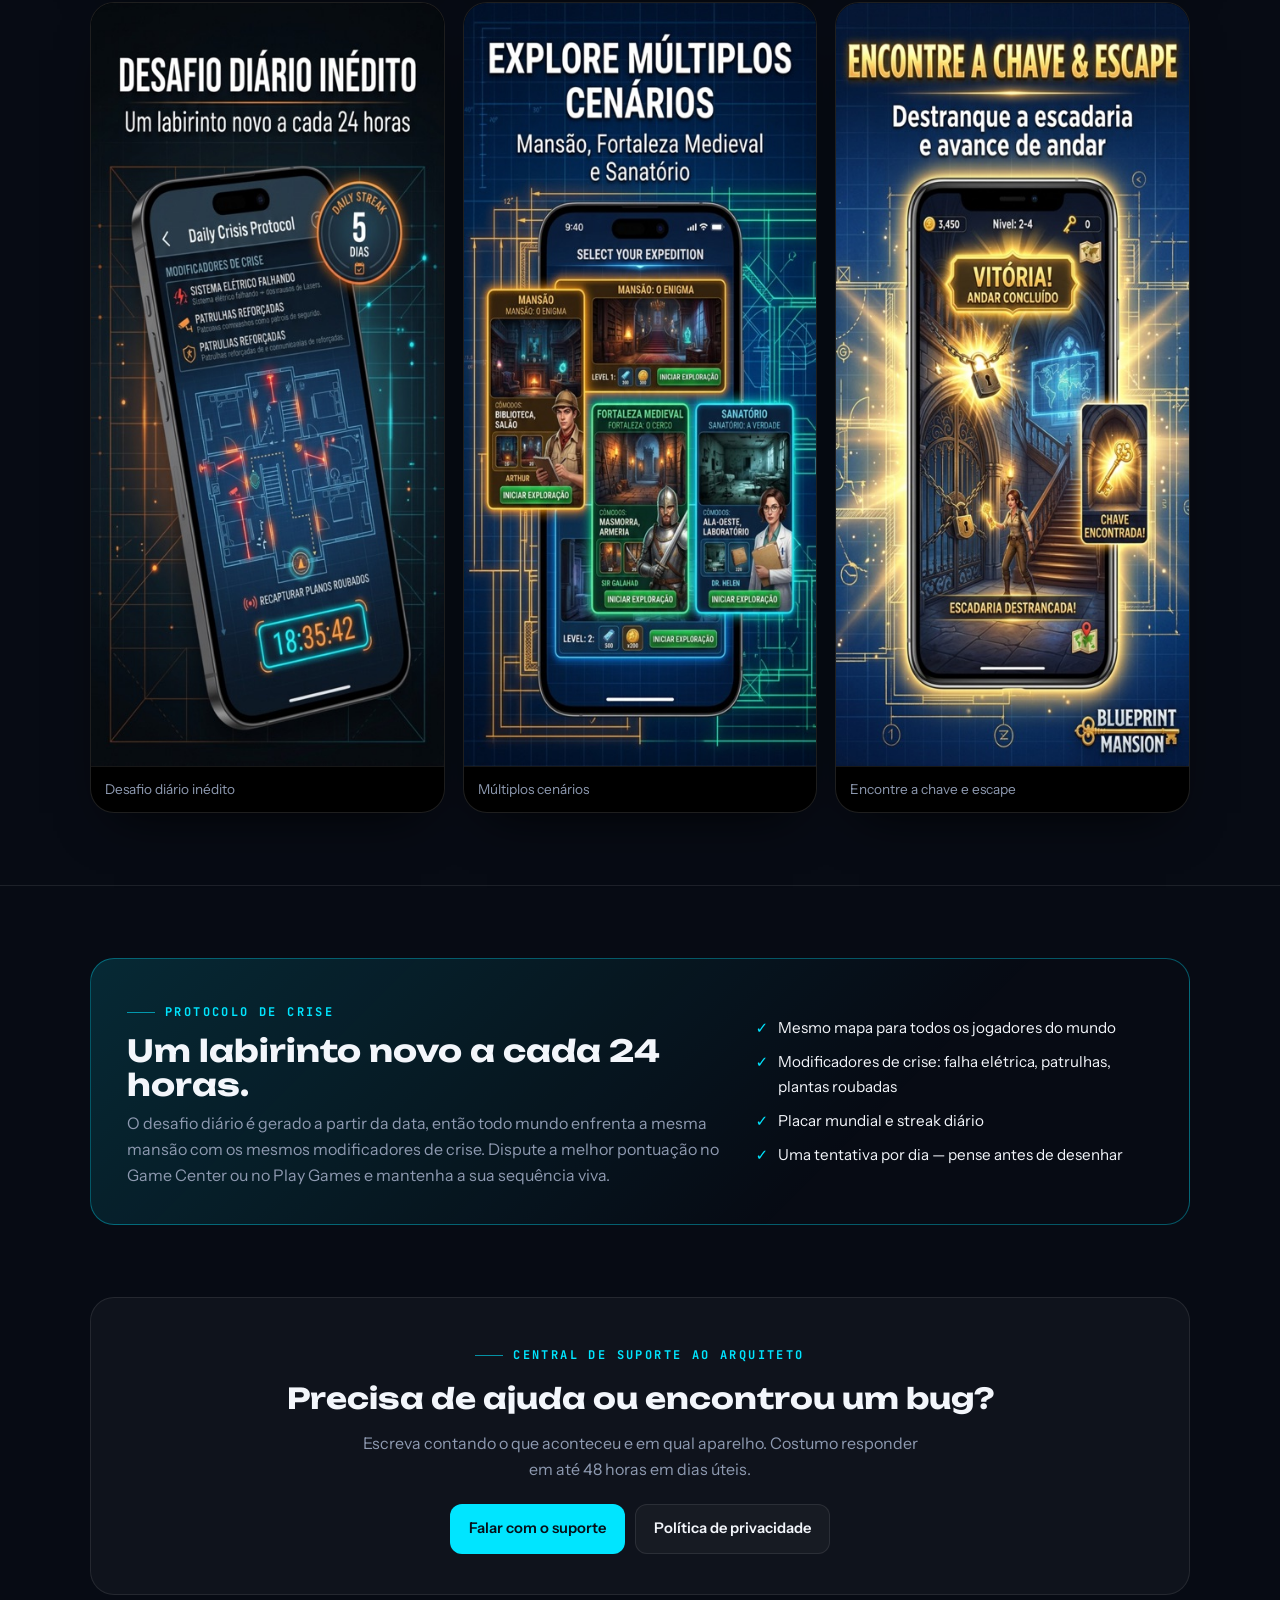
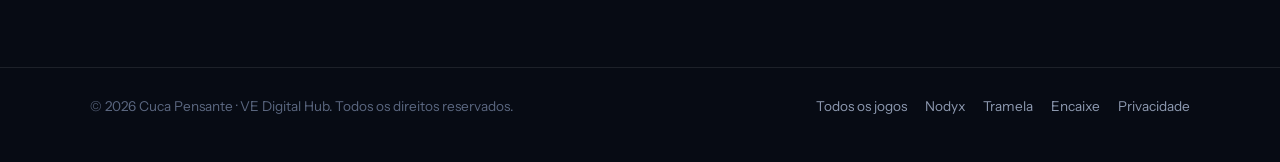
<file: apps/blueprint-mansion/index.html>
<!DOCTYPE html>
<html lang="pt-BR">
<head>
  <meta charset="UTF-8">
  <meta name="viewport" content="width=device-width, initial-scale=1.0">
  <title>Blueprint Mansion • Roguelike de arquitetura tática</title>
  <meta name="description" content="Blueprint Mansion: desenhe a sua própria fuga. Roguelike de arquitetura tática onde cada cômodo desenhado ganha vida. Protocolo de Crise diário, expansões temáticas, PT-BR e EN. iOS e Android.">
  <meta property="og:title" content="Blueprint Mansion">
  <meta property="og:description" content="Desenhe a sua própria fuga. Roguelike de arquitetura tática para iOS e Android.">
  <meta property="og:image" content="https://emanuelcastro.github.io/assets/blueprint-icon.png">
  <meta name="theme-color" content="#070B14">
  <link rel="icon" type="image/png" href="../../assets/blueprint-icon.png">
  <link rel="preconnect" href="https://fonts.googleapis.com">
  <link rel="preconnect" href="https://fonts.gstatic.com" crossorigin>
  <link href="https://fonts.googleapis.com/css2?family=Unbounded:wght@500;700;900&family=Instrument+Sans:ital,wght@0,400;0,500;0,600;1,400&family=JetBrains+Mono:wght@500;700&display=swap" rel="stylesheet">
  <link rel="stylesheet" href="../../assets/app.css">
  <style>
    :root { --c: #00E5FF; }
    /* toque de "planta baixa": grade mais forte no hero */
    .hero { position: relative; }
    .hero::before { content: ""; position: absolute; inset: 0; z-index: -1; opacity: .5;
      background-image: linear-gradient(rgba(0,229,255,.08) 1px, transparent 1px), linear-gradient(90deg, rgba(0,229,255,.08) 1px, transparent 1px);
      background-size: 32px 32px; mask-image: linear-gradient(#000, transparent); -webkit-mask-image: linear-gradient(#000, transparent); }
  </style>
</head>
<body>
  <div class="backdrop" aria-hidden="true"></div>

  <header>
    <div class="wrap nav">
      <a class="back" href="../../">Todos os jogos</a>
      <a class="brand" href="#"><img src="../../assets/blueprint-icon.png" alt=""><span>Blueprint Mansion</span></a>
      <a class="btn primary" href="https://apps.apple.com/app/id6810502871" target="_blank" rel="noopener">App Store</a>
    </div>
  </header>

  <main>
    <section class="hero">
      <div class="wrap">
        <div class="reveal">
          <div class="eyebrow">Roguelike de arquitetura tática</div>
          <img class="icon" src="../../assets/blueprint-icon.png" alt="Ícone do Blueprint Mansion">
          <h1>Blueprint Mansion</h1>
          <p class="tagline">Desenhe a sua própria fuga.</p>
          <p class="lead">Você está preso numa mansão que ainda não existe. Cada cômodo que desenha no caderno de plantas ganha vida na hora: gire as cartas, alinhe as portas, administre a carga da lanterna e encontre a saída antes que a estrutura colapse. Quando a energia acaba, a run acaba — mas as moedas ficam para as melhorias globais.</p>
          <div class="actions">
            <a class="btn primary" href="https://apps.apple.com/app/id6810502871" target="_blank" rel="noopener">
              <svg viewBox="0 0 24 24" fill="currentColor"><path d="M16.4 12.6c0-2.6 2.1-3.8 2.2-3.9-1.2-1.8-3.1-2-3.7-2-1.6-.2-3.1.9-3.9.9-.8 0-2-.9-3.4-.9-1.7 0-3.3 1-4.2 2.6-1.8 3.1-.5 7.8 1.3 10.3.9 1.2 1.9 2.6 3.2 2.6 1.3-.1 1.8-.8 3.4-.8 1.6 0 2 .8 3.4.8 1.4 0 2.3-1.3 3.1-2.5 1-1.4 1.4-2.8 1.4-2.9-.1 0-2.8-1.1-2.8-4.2zM13.9 5c.7-.8 1.2-2 1-3.1-1 0-2.2.7-2.9 1.5-.6.7-1.2 1.9-1 3 1.1.1 2.2-.6 2.9-1.4z"/></svg>
              Baixar na App Store
            </a>
            <a class="btn" href="https://play.google.com/store/apps/details?id=com.blueprint.mansion.blueprint_mansion" target="_blank" rel="noopener">
              <svg viewBox="0 0 24 24" fill="currentColor"><path d="M3.6 2.3c-.3.3-.4.7-.4 1.2v17c0 .5.1.9.4 1.2l9.5-9.7-9.5-9.7zm10.6 10.8 2.6 2.6-11 6.3 8.4-8.9zm3.9-3.8 3.1 1.8c.9.5.9 1.3 0 1.8l-3.1 1.8-2.8-2.7 2.8-2.7zM5.8 1.6l11 6.3-2.6 2.6-8.4-8.9z"/></svg>
              Baixar no Google Play
            </a>
          </div>
          <div class="meta">
            <span>Grátis</span><span>iOS · Android</span><span>PT-BR · EN</span><span>Sem cadastro</span><span>Vertical, uma mão</span>
          </div>
        </div>
        <div class="visual reveal">
          <div class="shots">
            <figure class="shot a"><img src="../../assets/blueprint-1.jpg" alt="Gameplay: rota de fuga sendo desenhada na planta"></figure>
            <figure class="shot b"><img src="../../assets/blueprint-2.jpg" alt="Protocolo de Crise Diário"></figure>
          </div>
        </div>
      </div>
    </section>

    <section class="block" id="como-jogar">
      <div class="wrap">
        <div class="section-head reveal">
          <div class="eyebrow">Como jogar</div>
          <h2>Explore, projete, sobreviva.</h2>
          <p>O loop é curto e tenso: a cada porta aberta, você escolhe o próximo cômodo entre opções geradas na hora.</p>
        </div>
        <div class="steps reveal">
          <div class="step"><h3>Abra uma porta</h3><p>Ao tocar numa porta de fronteira, o jogo oferece cartas de cômodos com formato, custo e conectores diferentes.</p></div>
          <div class="step"><h3>Gire e encaixe</h3><p>Rode a carta em 0°, 90°, 180° ou 270°. Paredes não podem bloquear portas já existentes — um encaixe errado fecha o seu caminho.</p></div>
          <div class="step"><h3>Chegue ao objetivo</h3><p>Encontre o cofre, a escadaria ou a relíquia do andar antes que a lanterna apague. Salas sinérgicas, como gerador ao lado da segurança, revelam a planta do quadrante.</p></div>
        </div>
      </div>
    </section>

    <section class="block" id="recursos">
      <div class="wrap">
        <div class="section-head reveal">
          <div class="eyebrow">Recursos</div>
          <h2>Tudo o que torna a experiência tática única.</h2>
        </div>
        <div class="grid-3 reveal">
          <div class="card"><div class="ic">📐</div><h3>Arquitetura tática</h3><p>Cada cômodo é uma carta com portas em posições fixas. Alinhar com precisão é a diferença entre uma rota de fuga e um beco sem saída.</p></div>
          <div class="card"><div class="ic">⚡</div><h3>Gestão de energia</h3><p>A lanterna consome carga a cada cômodo projetado. Encontre salas com geradores a vapor antes que a bateria zere.</p></div>
          <div class="card"><div class="ic">🔥</div><h3>Protocolo de Crise diário</h3><p>A cada 24 horas, uma operação inédita gerada deterministicamente, igual para todos, com modificadores extremos, placar e streak.</p></div>
          <div class="card"><div class="ic">🏰</div><h3>Expansões temáticas</h3><p>Desbloqueie a Fortaleza das Relíquias com Sir Galahad ou adentre as alas do Sanatório St. Jude com a Dra. Helen Vance.</p></div>
          <div class="card"><div class="ic">🔁</div><h3>Progressão entre runs</h3><p>Colapsou? As moedas ficam. Invista em melhorias globais e volte mais preparado para o próximo andar.</p></div>
          <div class="card"><div class="ic">🎵</div><h3>Trilha imersiva</h3><p>Áudio atmosférico, passos que ecoam e uma trilha de mistério que acompanha o ritmo da exploração.</p></div>
        </div>
      </div>
    </section>

    <section class="block" id="galeria">
      <div class="wrap">
        <div class="section-head reveal">
          <div class="eyebrow">Galeria</div>
          <h2>Visão da planta.</h2>
        </div>
        <div class="gallery reveal">
          <figure><img src="../../assets/blueprint-1.jpg" alt="Desenhe sua própria fuga" loading="lazy"><figcaption>Desenhe sua própria fuga</figcaption></figure>
          <figure><img src="../../assets/blueprint-5.jpg" alt="Draft contínuo e tática" loading="lazy"><figcaption>Draft contínuo e tática</figcaption></figure>
          <figure><img src="../../assets/blueprint-4.jpg" alt="Gerencie sua energia" loading="lazy"><figcaption>Gerencie sua energia</figcaption></figure>
          <figure><img src="../../assets/blueprint-2.jpg" alt="Desafio diário inédito" loading="lazy"><figcaption>Desafio diário inédito</figcaption></figure>
          <figure><img src="../../assets/blueprint-3.jpg" alt="Explore múltiplos cenários" loading="lazy"><figcaption>Múltiplos cenários</figcaption></figure>
          <figure><img src="../../assets/blueprint-6.jpg" alt="Encontre a chave e escape" loading="lazy"><figcaption>Encontre a chave e escape</figcaption></figure>
        </div>
      </div>
    </section>

    <section class="block">
      <div class="wrap">
        <div class="feature-band reveal">
          <div>
            <div class="eyebrow">Protocolo de Crise</div>
            <h2>Um labirinto novo a cada 24 horas.</h2>
            <p>O desafio diário é gerado a partir da data, então todo mundo enfrenta a mesma mansão com os mesmos modificadores de crise. Dispute a melhor pontuação no Game Center ou no Play Games e mantenha a sua sequência viva.</p>
          </div>
          <ul>
            <li>Mesmo mapa para todos os jogadores do mundo</li>
            <li>Modificadores de crise: falha elétrica, patrulhas, plantas roubadas</li>
            <li>Placar mundial e streak diário</li>
            <li>Uma tentativa por dia — pense antes de desenhar</li>
          </ul>
        </div>
      </div>
    </section>

    <section class="support" id="suporte">
      <div class="wrap">
        <div class="box reveal">
          <div class="eyebrow">Central de suporte ao arquiteto</div>
          <h2>Precisa de ajuda ou encontrou um bug?</h2>
          <p>Escreva contando o que aconteceu e em qual aparelho. Costumo responder em até 48 horas em dias úteis.</p>
          <div class="actions">
            <a class="btn primary" href="mailto:contato@cucapensante.com.br?subject=Suporte%20-%20Blueprint%20Mansion">Falar com o suporte</a>
            <a class="btn" href="../../blueprint-mansion/privacy.html">Política de privacidade</a>
          </div>
        </div>
      </div>
    </section>
  </main>

  <footer>
    <div class="wrap">
      <div>© 2026 Cuca Pensante · VE Digital Hub. Todos os direitos reservados.</div>
      <div class="links">
        <a href="../../">Todos os jogos</a>
        <a href="../nodyx/">Nodyx</a>
        <a href="../tramela/">Tramela</a>
        <a href="https://jogoencaixe.com.br/">Encaixe</a>
        <a href="../../blueprint-mansion/privacy.html">Privacidade</a>
      </div>
    </div>
  </footer>

  <script src="../../assets/app.js"></script>
</body>
</html>
</file>
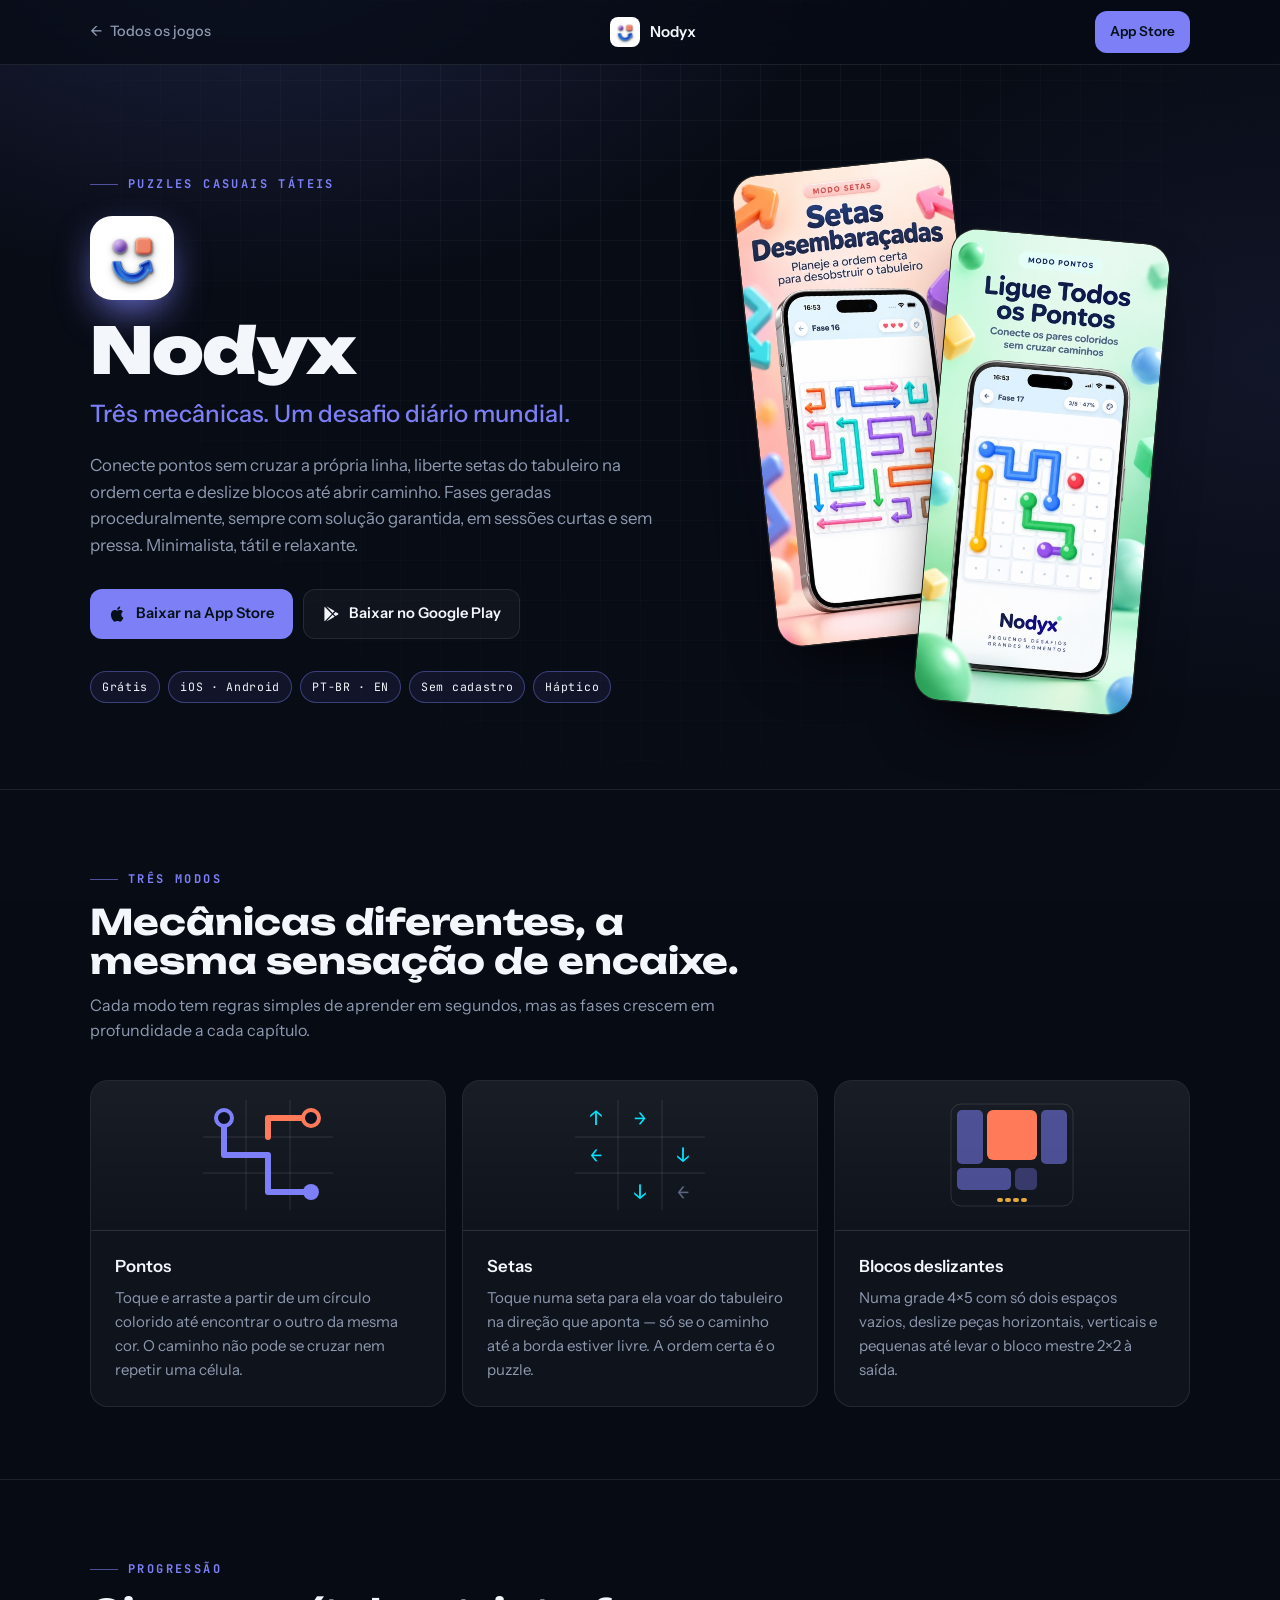
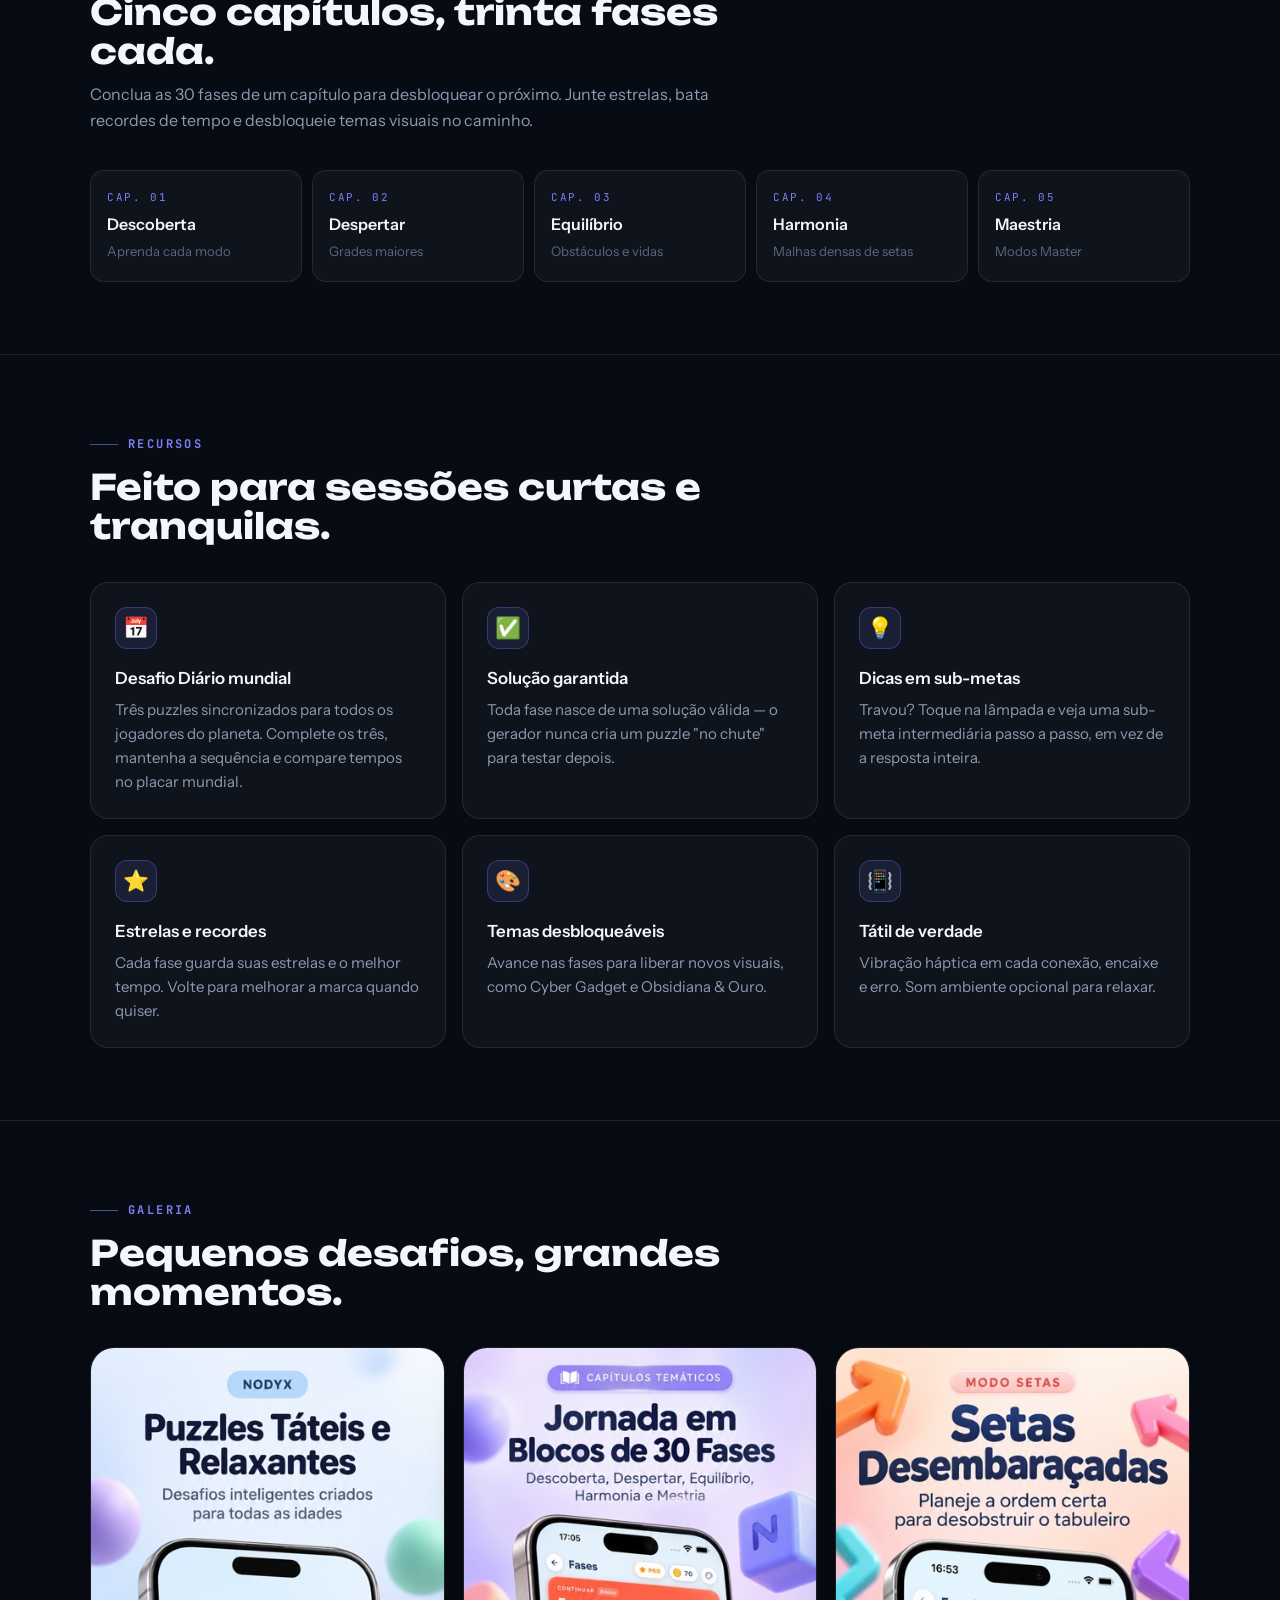
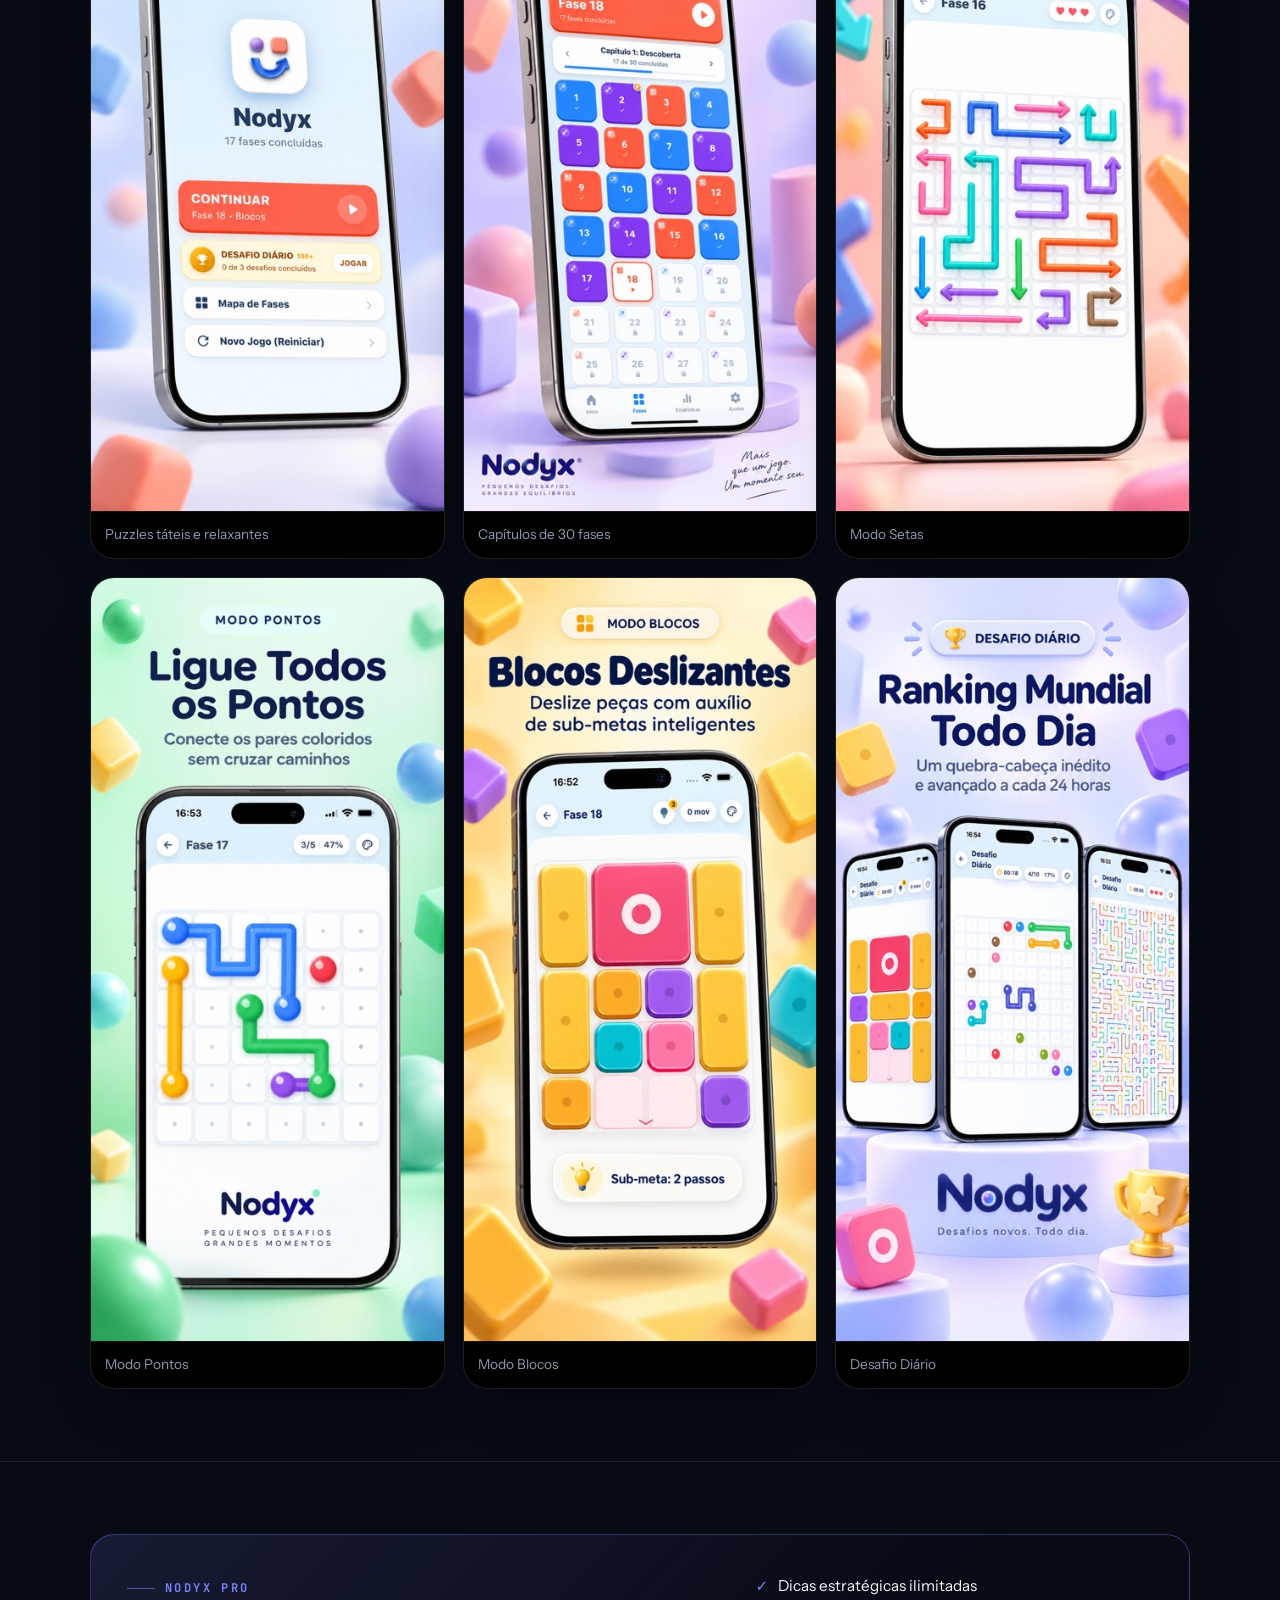
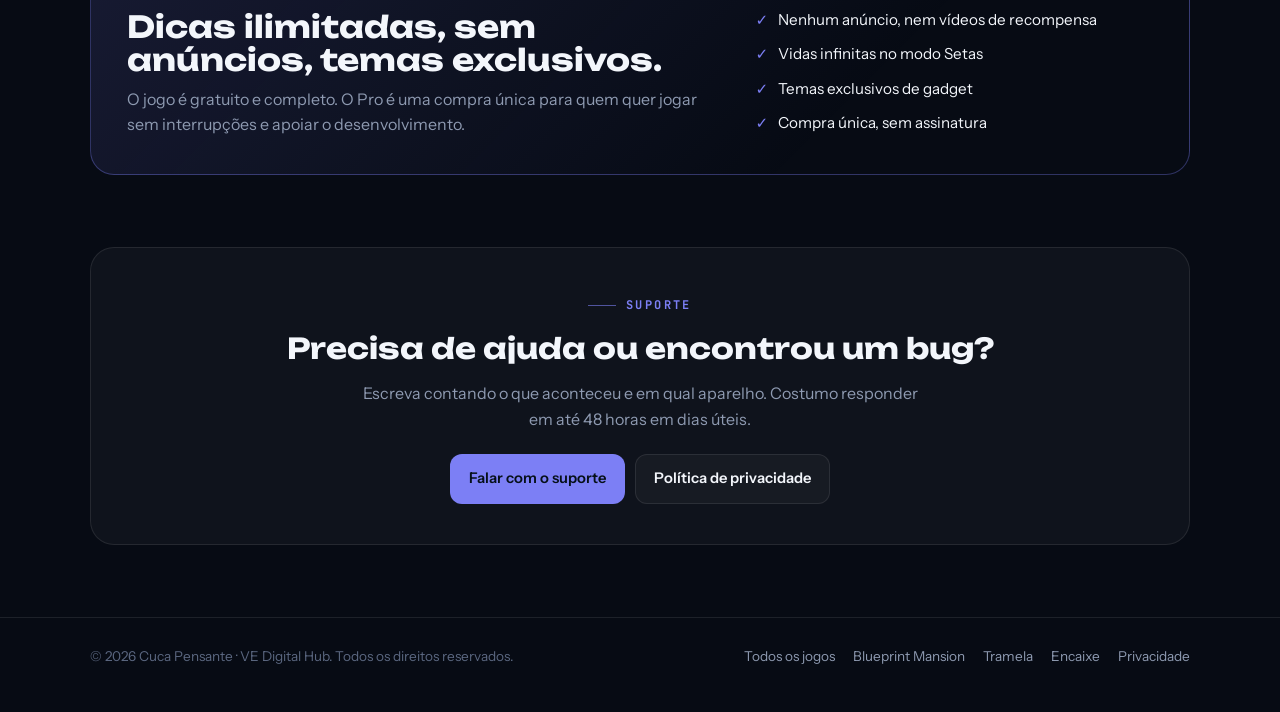
<file: apps/nodyx/index.html>
<!DOCTYPE html>
<html lang="pt-BR">
<head>
  <meta charset="UTF-8">
  <meta name="viewport" content="width=device-width, initial-scale=1.0">
  <title>Nodyx • Puzzles casuais táteis e Desafio Diário</title>
  <meta name="description" content="Nodyx: puzzles casuais, táteis e minimalistas. Três mecânicas — Setas, Pontos e Blocos Deslizantes — fases procedurais com solução garantida, capítulos e Desafio Diário mundial. iOS e Android.">
  <meta property="og:title" content="Nodyx • Puzzles & Desafios">
  <meta property="og:description" content="Três mecânicas, um desafio diário mundial. Puzzles casuais para iOS e Android.">
  <meta property="og:image" content="https://emanuelcastro.github.io/assets/nodyx-icon.png">
  <meta name="theme-color" content="#070B14">
  <link rel="icon" type="image/png" href="../../assets/nodyx-icon.png">
  <link rel="preconnect" href="https://fonts.googleapis.com">
  <link rel="preconnect" href="https://fonts.gstatic.com" crossorigin>
  <link href="https://fonts.googleapis.com/css2?family=Unbounded:wght@500;700;900&family=Instrument+Sans:ital,wght@0,400;0,500;0,600;1,400&family=JetBrains+Mono:wght@500;700&display=swap" rel="stylesheet">
  <link rel="stylesheet" href="../../assets/app.css">
  <style>
    :root { --c: #7C7FF5; --cy: #00E5FF; --coral: #FF7A59; --gold: #E5A93C; }


    /* cartões de modo com mini-ilustração */
    .mode { padding: 0; overflow: hidden; }
    .mode .art { height: 150px; display: grid; place-items: center; background: linear-gradient(180deg, rgba(255,255,255,.04), transparent); border-bottom: 1px solid var(--line); }
    .mode .art svg { width: 130px; height: 110px; overflow: visible; }
    .mode .body { padding: 22px 24px 24px; }
    .mode .art line.g { stroke: rgba(255,255,255,.12); }
    .mode .art .t { font-family: var(--mono); font-weight: 700; font-size: 20px; text-anchor: middle; dominant-baseline: central; }

    /* capítulos */
    .chapters { display: grid; grid-template-columns: repeat(5, 1fr); gap: 10px; }
    @media (max-width: 760px) { .chapters { grid-template-columns: repeat(2, 1fr); } }
    .chapter { padding: 18px 16px; border-radius: 14px; border: 1px solid var(--line); background: var(--surface); }
    .chapter small { font-family: var(--mono); font-size: .68rem; letter-spacing: .15em; color: var(--c); display: block; margin-bottom: 6px; }
    .chapter b { font-weight: 600; display: block; }
    .chapter span { color: var(--dim); font-size: .82rem; }
  </style>
</head>
<body>
  <div class="backdrop" aria-hidden="true"></div>

  <header>
    <div class="wrap nav">
      <a class="back" href="../../">Todos os jogos</a>
      <a class="brand" href="#"><img src="../../assets/nodyx-icon.png" alt=""><span>Nodyx</span></a>
      <a class="btn primary" href="https://apps.apple.com/app/id6813184656" target="_blank" rel="noopener">App Store</a>
    </div>
  </header>

  <main>
    <section class="hero">
      <div class="wrap">
        <div class="reveal">
          <div class="eyebrow">Puzzles casuais táteis</div>
          <img class="icon" src="../../assets/nodyx-icon.png" alt="Ícone do Nodyx">
          <h1>Nodyx</h1>
          <p class="tagline">Três mecânicas. Um desafio diário mundial.</p>
          <p class="lead">Conecte pontos sem cruzar a própria linha, liberte setas do tabuleiro na ordem certa e deslize blocos até abrir caminho. Fases geradas proceduralmente, sempre com solução garantida, em sessões curtas e sem pressa. Minimalista, tátil e relaxante.</p>
          <div class="actions">
            <a class="btn primary" href="https://apps.apple.com/app/id6813184656" target="_blank" rel="noopener">
              <svg viewBox="0 0 24 24" fill="currentColor"><path d="M16.4 12.6c0-2.6 2.1-3.8 2.2-3.9-1.2-1.8-3.1-2-3.7-2-1.6-.2-3.1.9-3.9.9-.8 0-2-.9-3.4-.9-1.7 0-3.3 1-4.2 2.6-1.8 3.1-.5 7.8 1.3 10.3.9 1.2 1.9 2.6 3.2 2.6 1.3-.1 1.8-.8 3.4-.8 1.6 0 2 .8 3.4.8 1.4 0 2.3-1.3 3.1-2.5 1-1.4 1.4-2.8 1.4-2.9-.1 0-2.8-1.1-2.8-4.2zM13.9 5c.7-.8 1.2-2 1-3.1-1 0-2.2.7-2.9 1.5-.6.7-1.2 1.9-1 3 1.1.1 2.2-.6 2.9-1.4z"/></svg>
              Baixar na App Store
            </a>
            <a class="btn" href="https://play.google.com/store/apps/details?id=com.nodyx.app" target="_blank" rel="noopener">
              <svg viewBox="0 0 24 24" fill="currentColor"><path d="M3.6 2.3c-.3.3-.4.7-.4 1.2v17c0 .5.1.9.4 1.2l9.5-9.7-9.5-9.7zm10.6 10.8 2.6 2.6-11 6.3 8.4-8.9zm3.9-3.8 3.1 1.8c.9.5.9 1.3 0 1.8l-3.1 1.8-2.8-2.7 2.8-2.7zM5.8 1.6l11 6.3-2.6 2.6-8.4-8.9z"/></svg>
              Baixar no Google Play
            </a>
          </div>
          <div class="meta">
            <span>Grátis</span><span>iOS · Android</span><span>PT-BR · EN</span><span>Sem cadastro</span><span>Háptico</span>
          </div>
        </div>
        <div class="visual reveal">
          <div class="shots">
            <figure class="shot a"><img src="../../assets/nodyx-3.jpg" alt="Modo Setas: setas desembaraçadas"></figure>
            <figure class="shot b"><img src="../../assets/nodyx-4.jpg" alt="Modo Pontos: ligue todos os pontos"></figure>
          </div>
        </div>
      </div>
    </section>

    <section class="block" id="modos">
      <div class="wrap">
        <div class="section-head reveal">
          <div class="eyebrow">Três modos</div>
          <h2>Mecânicas diferentes, a mesma sensação de encaixe.</h2>
          <p>Cada modo tem regras simples de aprender em segundos, mas as fases crescem em profundidade a cada capítulo.</p>
        </div>
        <div class="grid-3 reveal">
          <div class="card mode">
            <div class="art">
              <svg viewBox="0 0 130 110">
                <g class="g" stroke="rgba(255,255,255,.12)"><line x1="0" y1="37" x2="130" y2="37"/><line x1="0" y1="73" x2="130" y2="73"/><line x1="43" y1="0" x2="43" y2="110"/><line x1="87" y1="0" x2="87" y2="110"/></g>
                <polyline points="21,18 21,55 65,55 65,92 108,92" fill="none" stroke="#7C7FF5" stroke-width="6" stroke-linecap="round" stroke-linejoin="round"/>
                <circle cx="21" cy="18" r="8" fill="#0C1122" stroke="#7C7FF5" stroke-width="4"/><circle cx="108" cy="92" r="8" fill="#7C7FF5"/>
                <polyline points="108,18 65,18 65,37" fill="none" stroke="#FF7A59" stroke-width="6" stroke-linecap="round" stroke-linejoin="round"/>
                <circle cx="108" cy="18" r="8" fill="#0C1122" stroke="#FF7A59" stroke-width="4"/>
              </svg>
            </div>
            <div class="body"><h3>Pontos</h3><p>Toque e arraste a partir de um círculo colorido até encontrar o outro da mesma cor. O caminho não pode se cruzar nem repetir uma célula.</p></div>
          </div>
          <div class="card mode">
            <div class="art">
              <svg viewBox="0 0 130 110">
                <g class="g" stroke="rgba(255,255,255,.12)"><line x1="0" y1="37" x2="130" y2="37"/><line x1="0" y1="73" x2="130" y2="73"/><line x1="43" y1="0" x2="43" y2="110"/><line x1="87" y1="0" x2="87" y2="110"/></g>
                <text class="t" x="21" y="18" fill="#00E5FF">↑</text><text class="t" x="65" y="18" fill="#00E5FF">→</text><text class="t" x="108" y="55" fill="#00E5FF">↓</text>
                <text class="t" x="21" y="55" fill="#00E5FF">←</text><text class="t" x="65" y="92" fill="#00E5FF">↓</text><text class="t" x="108" y="92" fill="#5B6780">←</text>
              </svg>
            </div>
            <div class="body"><h3>Setas</h3><p>Toque numa seta para ela voar do tabuleiro na direção que aponta — só se o caminho até a borda estiver livre. A ordem certa é o puzzle.</p></div>
          </div>
          <div class="card mode">
            <div class="art">
              <svg viewBox="0 0 130 110">
                <rect x="4" y="4" width="122" height="102" rx="10" fill="none" stroke="rgba(255,255,255,.12)"/>
                <rect x="10" y="10" width="26" height="54" rx="5" fill="rgba(124,127,245,.55)"/>
                <rect x="94" y="10" width="26" height="54" rx="5" fill="rgba(124,127,245,.55)"/>
                <rect x="40" y="10" width="50" height="50" rx="6" fill="#FF7A59"/>
                <rect x="10" y="68" width="54" height="22" rx="5" fill="rgba(124,127,245,.55)"/>
                <rect x="68" y="68" width="22" height="22" rx="5" fill="rgba(124,127,245,.35)"/>
                <path d="M52 100 h26" stroke="#E5A93C" stroke-width="4" stroke-linecap="round" stroke-dasharray="2 6"/>
              </svg>
            </div>
            <div class="body"><h3>Blocos deslizantes</h3><p>Numa grade 4×5 com só dois espaços vazios, deslize peças horizontais, verticais e pequenas até levar o bloco mestre 2×2 à saída.</p></div>
          </div>
        </div>
      </div>
    </section>

    <section class="block" id="capitulos">
      <div class="wrap">
        <div class="section-head reveal">
          <div class="eyebrow">Progressão</div>
          <h2>Cinco capítulos, trinta fases cada.</h2>
          <p>Conclua as 30 fases de um capítulo para desbloquear o próximo. Junte estrelas, bata recordes de tempo e desbloqueie temas visuais no caminho.</p>
        </div>
        <div class="chapters reveal">
          <div class="chapter"><small>CAP. 01</small><b>Descoberta</b><span>Aprenda cada modo</span></div>
          <div class="chapter"><small>CAP. 02</small><b>Despertar</b><span>Grades maiores</span></div>
          <div class="chapter"><small>CAP. 03</small><b>Equilíbrio</b><span>Obstáculos e vidas</span></div>
          <div class="chapter"><small>CAP. 04</small><b>Harmonia</b><span>Malhas densas de setas</span></div>
          <div class="chapter"><small>CAP. 05</small><b>Maestria</b><span>Modos Master</span></div>
        </div>
      </div>
    </section>

    <section class="block" id="recursos">
      <div class="wrap">
        <div class="section-head reveal">
          <div class="eyebrow">Recursos</div>
          <h2>Feito para sessões curtas e tranquilas.</h2>
        </div>
        <div class="grid-3 reveal">
          <div class="card"><div class="ic">📅</div><h3>Desafio Diário mundial</h3><p>Três puzzles sincronizados para todos os jogadores do planeta. Complete os três, mantenha a sequência e compare tempos no placar mundial.</p></div>
          <div class="card"><div class="ic">✅</div><h3>Solução garantida</h3><p>Toda fase nasce de uma solução válida — o gerador nunca cria um puzzle "no chute" para testar depois.</p></div>
          <div class="card"><div class="ic">💡</div><h3>Dicas em sub-metas</h3><p>Travou? Toque na lâmpada e veja uma sub-meta intermediária passo a passo, em vez de a resposta inteira.</p></div>
          <div class="card"><div class="ic">⭐</div><h3>Estrelas e recordes</h3><p>Cada fase guarda suas estrelas e o melhor tempo. Volte para melhorar a marca quando quiser.</p></div>
          <div class="card"><div class="ic">🎨</div><h3>Temas desbloqueáveis</h3><p>Avance nas fases para liberar novos visuais, como Cyber Gadget e Obsidiana & Ouro.</p></div>
          <div class="card"><div class="ic">📳</div><h3>Tátil de verdade</h3><p>Vibração háptica em cada conexão, encaixe e erro. Som ambiente opcional para relaxar.</p></div>
        </div>
      </div>
    </section>

    <section class="block" id="galeria">
      <div class="wrap">
        <div class="section-head reveal">
          <div class="eyebrow">Galeria</div>
          <h2>Pequenos desafios, grandes momentos.</h2>
        </div>
        <div class="gallery reveal">
          <figure><img src="../../assets/nodyx-1.jpg" alt="Puzzles táteis e relaxantes" loading="lazy"><figcaption>Puzzles táteis e relaxantes</figcaption></figure>
          <figure><img src="../../assets/nodyx-2.jpg" alt="Jornada em blocos de 30 fases" loading="lazy"><figcaption>Capítulos de 30 fases</figcaption></figure>
          <figure><img src="../../assets/nodyx-3.jpg" alt="Modo Setas" loading="lazy"><figcaption>Modo Setas</figcaption></figure>
          <figure><img src="../../assets/nodyx-4.jpg" alt="Modo Pontos" loading="lazy"><figcaption>Modo Pontos</figcaption></figure>
          <figure><img src="../../assets/nodyx-5.jpg" alt="Modo Blocos deslizantes" loading="lazy"><figcaption>Modo Blocos</figcaption></figure>
          <figure><img src="../../assets/nodyx-6.jpg" alt="Desafio Diário com ranking mundial" loading="lazy"><figcaption>Desafio Diário</figcaption></figure>
        </div>
      </div>
    </section>

    <section class="block">
      <div class="wrap">
        <div class="feature-band reveal">
          <div>
            <div class="eyebrow">Nodyx Pro</div>
            <h2>Dicas ilimitadas, sem anúncios, temas exclusivos.</h2>
            <p>O jogo é gratuito e completo. O Pro é uma compra única para quem quer jogar sem interrupções e apoiar o desenvolvimento.</p>
          </div>
          <ul>
            <li>Dicas estratégicas ilimitadas</li>
            <li>Nenhum anúncio, nem vídeos de recompensa</li>
            <li>Vidas infinitas no modo Setas</li>
            <li>Temas exclusivos de gadget</li>
            <li>Compra única, sem assinatura</li>
          </ul>
        </div>
      </div>
    </section>

    <section class="support" id="suporte">
      <div class="wrap">
        <div class="box reveal">
          <div class="eyebrow">Suporte</div>
          <h2>Precisa de ajuda ou encontrou um bug?</h2>
          <p>Escreva contando o que aconteceu e em qual aparelho. Costumo responder em até 48 horas em dias úteis.</p>
          <div class="actions">
            <a class="btn primary" href="mailto:contato@cucapensante.com.br?subject=Suporte%20-%20Nodyx">Falar com o suporte</a>
            <a class="btn" href="../../nodyx/privacy.html">Política de privacidade</a>
          </div>
        </div>
      </div>
    </section>
  </main>

  <footer>
    <div class="wrap">
      <div>© 2026 Cuca Pensante · VE Digital Hub. Todos os direitos reservados.</div>
      <div class="links">
        <a href="../../">Todos os jogos</a>
        <a href="../blueprint-mansion/">Blueprint Mansion</a>
        <a href="../tramela/">Tramela</a>
        <a href="https://jogoencaixe.com.br/">Encaixe</a>
        <a href="../../nodyx/privacy.html">Privacidade</a>
      </div>
    </div>
  </footer>

  <script src="../../assets/app.js"></script>
</body>
</html>
</file>
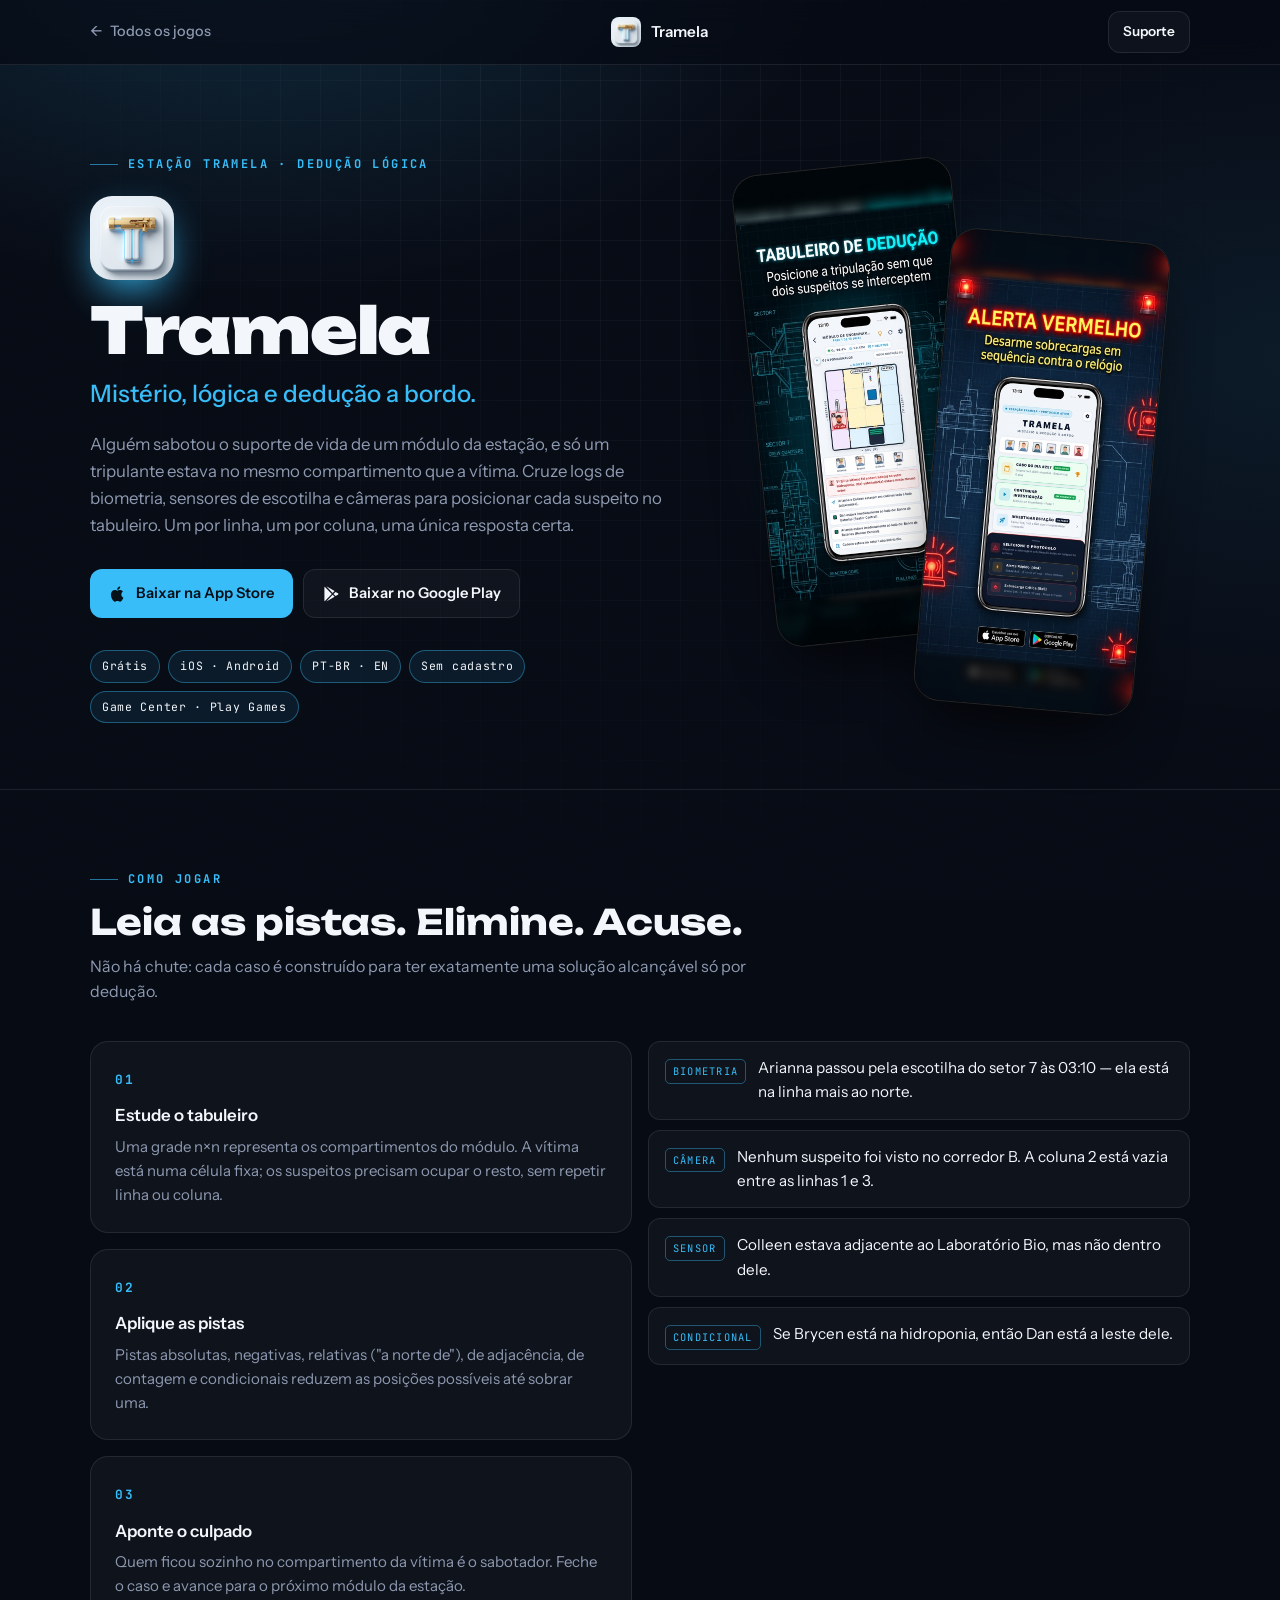
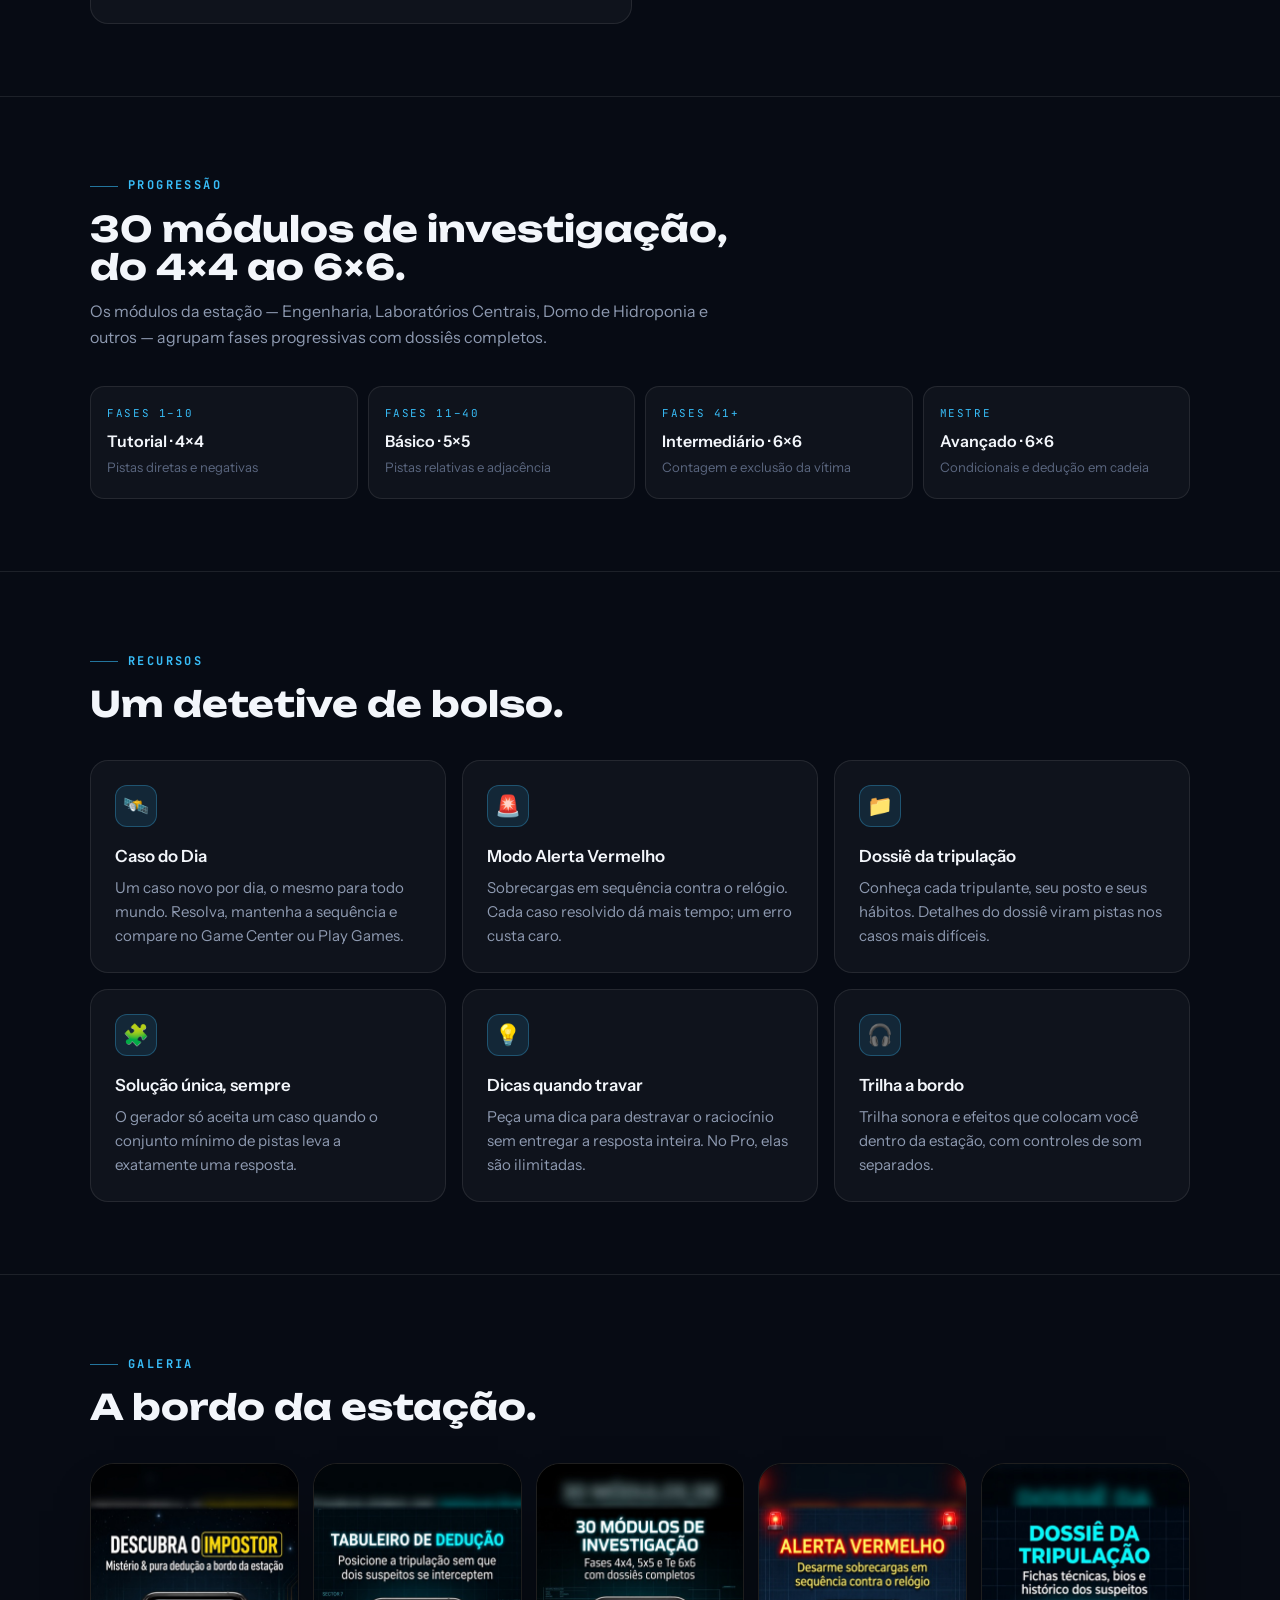
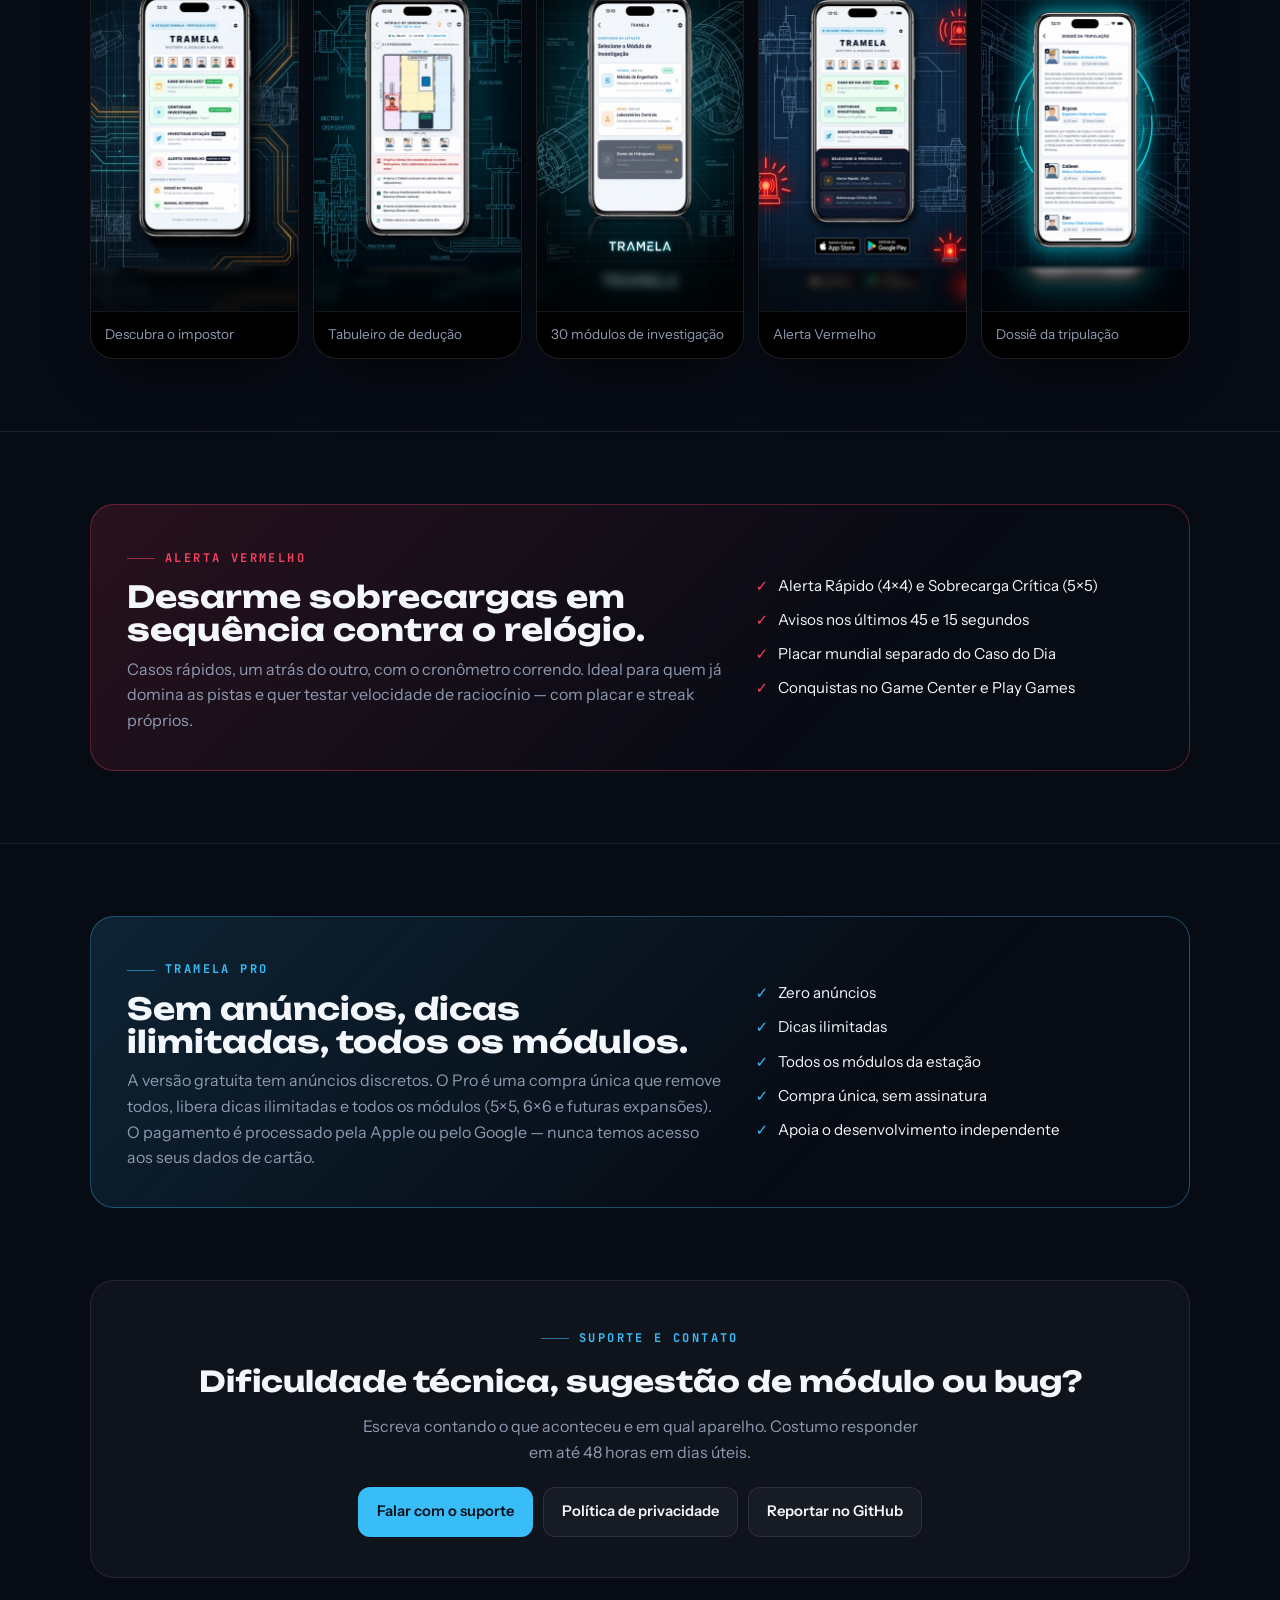
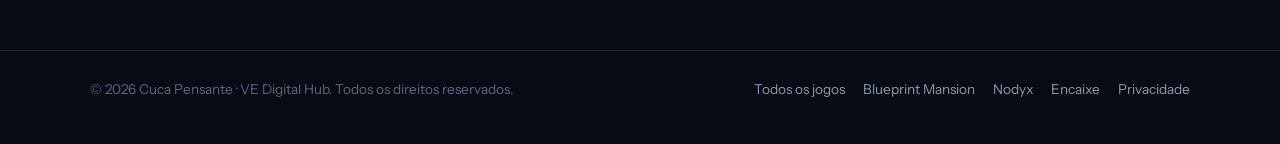
<file: apps/tramela/index.html>
<!DOCTYPE html>
<html lang="pt-BR">
<head>
  <meta charset="UTF-8">
  <meta name="viewport" content="width=device-width, initial-scale=1.0">
  <title>Tramela • Mistério, lógica e dedução a bordo</title>
  <meta name="description" content="Tramela: puzzles de dedução lógica numa estação espacial sabotada. Posicione cada suspeito no tabuleiro a partir de pistas, resolva o Caso do Dia e encare o Modo Alerta Vermelho. iOS e Android.">
  <meta property="og:title" content="Tramela">
  <meta property="og:description" content="Mistério, lógica e dedução a bordo. Puzzles de dedução para iOS e Android.">
  <meta property="og:image" content="https://emanuelcastro.github.io/assets/tramela-icon.png">
  <meta name="theme-color" content="#070B14">
  <link rel="icon" type="image/png" href="../../assets/tramela-icon.png">
  <link rel="preconnect" href="https://fonts.googleapis.com">
  <link rel="preconnect" href="https://fonts.gstatic.com" crossorigin>
  <link href="https://fonts.googleapis.com/css2?family=Unbounded:wght@500;700;900&family=Instrument+Sans:ital,wght@0,400;0,500;0,600;1,400&family=JetBrains+Mono:wght@500;700&display=swap" rel="stylesheet">
  <link rel="stylesheet" href="../../assets/app.css">
  <style>
    :root { --c: #38BDF8; --red: #F43F5E; }
    .hero .icon { border-radius: 22px; }
    /* faixa do Alerta Vermelho troca a cor de destaque para vermelho */
    .feature-band.alert { --c: var(--red); }
    /* exemplo de pistas */
    .clues { display: grid; gap: 10px; }
    .clue { display: flex; gap: 12px; align-items: flex-start; padding: 14px 16px; border-radius: 12px; border: 1px solid var(--line); background: var(--surface); font-size: .95rem; }
    .clue .tag { font-family: var(--mono); font-size: .65rem; letter-spacing: .12em; color: var(--c); padding: 3px 7px; border-radius: 5px; border: 1px solid color-mix(in srgb, var(--c) 40%, transparent); white-space: nowrap; margin-top: 3px; }
    .levels { display: grid; grid-template-columns: repeat(4, 1fr); gap: 10px; }
    @media (max-width: 760px) { .levels { grid-template-columns: 1fr 1fr; } }
    .level { padding: 18px 16px; border-radius: 14px; border: 1px solid var(--line); background: var(--surface); }
    .level small { font-family: var(--mono); font-size: .68rem; letter-spacing: .15em; color: var(--c); display: block; margin-bottom: 6px; }
    .level b { font-weight: 600; display: block; }
    .level span { color: var(--dim); font-size: .82rem; }
  </style>
</head>
<body>
  <div class="backdrop" aria-hidden="true"></div>

  <header>
    <div class="wrap nav">
      <a class="back" href="../../">Todos os jogos</a>
      <a class="brand" href="#"><img src="../../assets/tramela-icon.png" alt=""><span>Tramela</span></a>
      <a class="btn" href="#suporte">Suporte</a>
    </div>
  </header>

  <main>
    <section class="hero">
      <div class="wrap">
        <div class="reveal">
          <div class="eyebrow">Estação Tramela · dedução lógica</div>
          <img class="icon" src="../../assets/tramela-icon.png" alt="Ícone do Tramela">
          <h1>Tramela</h1>
          <p class="tagline">Mistério, lógica e dedução a bordo.</p>
          <p class="lead">Alguém sabotou o suporte de vida de um módulo da estação, e só um tripulante estava no mesmo compartimento que a vítima. Cruze logs de biometria, sensores de escotilha e câmeras para posicionar cada suspeito no tabuleiro. Um por linha, um por coluna, uma única resposta certa.</p>
          <div class="actions">
            <a class="btn primary" href="https://apps.apple.com/app/id6811934030" target="_blank" rel="noopener">
              <svg viewBox="0 0 24 24" fill="currentColor"><path d="M16.4 12.6c0-2.6 2.1-3.8 2.2-3.9-1.2-1.8-3.1-2-3.7-2-1.6-.2-3.1.9-3.9.9-.8 0-2-.9-3.4-.9-1.7 0-3.3 1-4.2 2.6-1.8 3.1-.5 7.8 1.3 10.3.9 1.2 1.9 2.6 3.2 2.6 1.3-.1 1.8-.8 3.4-.8 1.6 0 2 .8 3.4.8 1.4 0 2.3-1.3 3.1-2.5 1-1.4 1.4-2.8 1.4-2.9-.1 0-2.8-1.1-2.8-4.2zM13.9 5c.7-.8 1.2-2 1-3.1-1 0-2.2.7-2.9 1.5-.6.7-1.2 1.9-1 3 1.1.1 2.2-.6 2.9-1.4z"/></svg>
              Baixar na App Store
            </a>
            <a class="btn" href="https://play.google.com/store/apps/details?id=com.vedigitalhub.tramela_app" target="_blank" rel="noopener">
              <svg viewBox="0 0 24 24" fill="currentColor"><path d="M3.6 2.3c-.3.3-.4.7-.4 1.2v17c0 .5.1.9.4 1.2l9.5-9.7-9.5-9.7zm10.6 10.8 2.6 2.6-11 6.3 8.4-8.9zm3.9-3.8 3.1 1.8c.9.5.9 1.3 0 1.8l-3.1 1.8-2.8-2.7 2.8-2.7zM5.8 1.6l11 6.3-2.6 2.6-8.4-8.9z"/></svg>
              Baixar no Google Play
            </a>
          </div>
          <div class="meta">
            <span>Grátis</span><span>iOS · Android</span><span>PT-BR · EN</span><span>Sem cadastro</span><span>Game Center · Play Games</span>
          </div>
        </div>
        <div class="visual reveal">
          <div class="shots">
            <figure class="shot a"><img src="../../assets/tramela-2.jpg" alt="Tabuleiro de dedução do Tramela"></figure>
            <figure class="shot b"><img src="../../assets/tramela-4.jpg" alt="Modo Alerta Vermelho"></figure>
          </div>
        </div>
      </div>
    </section>

    <section class="block" id="como-jogar">
      <div class="wrap">
        <div class="section-head reveal">
          <div class="eyebrow">Como jogar</div>
          <h2>Leia as pistas. Elimine. Acuse.</h2>
          <p>Não há chute: cada caso é construído para ter exatamente uma solução alcançável só por dedução.</p>
        </div>
        <div class="grid-2 reveal" style="align-items: start;">
          <div class="steps" style="grid-template-columns: 1fr;">
            <div class="step"><h3>Estude o tabuleiro</h3><p>Uma grade n×n representa os compartimentos do módulo. A vítima está numa célula fixa; os suspeitos precisam ocupar o resto, sem repetir linha ou coluna.</p></div>
            <div class="step"><h3>Aplique as pistas</h3><p>Pistas absolutas, negativas, relativas ("a norte de"), de adjacência, de contagem e condicionais reduzem as posições possíveis até sobrar uma.</p></div>
            <div class="step"><h3>Aponte o culpado</h3><p>Quem ficou sozinho no compartimento da vítima é o sabotador. Feche o caso e avance para o próximo módulo da estação.</p></div>
          </div>
          <div class="clues" aria-label="Exemplo de pistas">
            <div class="clue"><span class="tag">BIOMETRIA</span><span>Arianna passou pela escotilha do setor 7 às 03:10 — ela está na linha mais ao norte.</span></div>
            <div class="clue"><span class="tag">CÂMERA</span><span>Nenhum suspeito foi visto no corredor B. A coluna 2 está vazia entre as linhas 1 e 3.</span></div>
            <div class="clue"><span class="tag">SENSOR</span><span>Colleen estava adjacente ao Laboratório Bio, mas não dentro dele.</span></div>
            <div class="clue"><span class="tag">CONDICIONAL</span><span>Se Brycen está na hidroponia, então Dan está a leste dele.</span></div>
          </div>
        </div>
      </div>
    </section>

    <section class="block" id="progressao">
      <div class="wrap">
        <div class="section-head reveal">
          <div class="eyebrow">Progressão</div>
          <h2>30 módulos de investigação, do 4×4 ao 6×6.</h2>
          <p>Os módulos da estação — Engenharia, Laboratórios Centrais, Domo de Hidroponia e outros — agrupam fases progressivas com dossiês completos.</p>
        </div>
        <div class="levels reveal">
          <div class="level"><small>FASES 1–10</small><b>Tutorial · 4×4</b><span>Pistas diretas e negativas</span></div>
          <div class="level"><small>FASES 11–40</small><b>Básico · 5×5</b><span>Pistas relativas e adjacência</span></div>
          <div class="level"><small>FASES 41+</small><b>Intermediário · 6×6</b><span>Contagem e exclusão da vítima</span></div>
          <div class="level"><small>MESTRE</small><b>Avançado · 6×6</b><span>Condicionais e dedução em cadeia</span></div>
        </div>
      </div>
    </section>

    <section class="block" id="recursos">
      <div class="wrap">
        <div class="section-head reveal">
          <div class="eyebrow">Recursos</div>
          <h2>Um detetive de bolso.</h2>
        </div>
        <div class="grid-3 reveal">
          <div class="card"><div class="ic">🛰️</div><h3>Caso do Dia</h3><p>Um caso novo por dia, o mesmo para todo mundo. Resolva, mantenha a sequência e compare no Game Center ou Play Games.</p></div>
          <div class="card"><div class="ic">🚨</div><h3>Modo Alerta Vermelho</h3><p>Sobrecargas em sequência contra o relógio. Cada caso resolvido dá mais tempo; um erro custa caro.</p></div>
          <div class="card"><div class="ic">📁</div><h3>Dossiê da tripulação</h3><p>Conheça cada tripulante, seu posto e seus hábitos. Detalhes do dossiê viram pistas nos casos mais difíceis.</p></div>
          <div class="card"><div class="ic">🧩</div><h3>Solução única, sempre</h3><p>O gerador só aceita um caso quando o conjunto mínimo de pistas leva a exatamente uma resposta.</p></div>
          <div class="card"><div class="ic">💡</div><h3>Dicas quando travar</h3><p>Peça uma dica para destravar o raciocínio sem entregar a resposta inteira. No Pro, elas são ilimitadas.</p></div>
          <div class="card"><div class="ic">🎧</div><h3>Trilha a bordo</h3><p>Trilha sonora e efeitos que colocam você dentro da estação, com controles de som separados.</p></div>
        </div>
      </div>
    </section>

    <section class="block" id="galeria">
      <div class="wrap">
        <div class="section-head reveal">
          <div class="eyebrow">Galeria</div>
          <h2>A bordo da estação.</h2>
        </div>
        <div class="gallery five reveal">
          <figure><img src="../../assets/tramela-1.jpg" alt="Descubra o impostor" loading="lazy"><figcaption>Descubra o impostor</figcaption></figure>
          <figure><img src="../../assets/tramela-2.jpg" alt="Tabuleiro de dedução" loading="lazy"><figcaption>Tabuleiro de dedução</figcaption></figure>
          <figure><img src="../../assets/tramela-3.jpg" alt="30 módulos de investigação" loading="lazy"><figcaption>30 módulos de investigação</figcaption></figure>
          <figure><img src="../../assets/tramela-4.jpg" alt="Alerta Vermelho" loading="lazy"><figcaption>Alerta Vermelho</figcaption></figure>
          <figure><img src="../../assets/tramela-5.jpg" alt="Dossiê da tripulação" loading="lazy"><figcaption>Dossiê da tripulação</figcaption></figure>
        </div>
      </div>
    </section>

    <section class="block">
      <div class="wrap">
        <div class="feature-band alert reveal">
          <div>
            <div class="eyebrow">Alerta Vermelho</div>
            <h2>Desarme sobrecargas em sequência contra o relógio.</h2>
            <p>Casos rápidos, um atrás do outro, com o cronômetro correndo. Ideal para quem já domina as pistas e quer testar velocidade de raciocínio — com placar e streak próprios.</p>
          </div>
          <ul>
            <li>Alerta Rápido (4×4) e Sobrecarga Crítica (5×5)</li>
            <li>Avisos nos últimos 45 e 15 segundos</li>
            <li>Placar mundial separado do Caso do Dia</li>
            <li>Conquistas no Game Center e Play Games</li>
          </ul>
        </div>
      </div>
    </section>

    <section class="block">
      <div class="wrap">
        <div class="feature-band reveal">
          <div>
            <div class="eyebrow">Tramela Pro</div>
            <h2>Sem anúncios, dicas ilimitadas, todos os módulos.</h2>
            <p>A versão gratuita tem anúncios discretos. O Pro é uma compra única que remove todos, libera dicas ilimitadas e todos os módulos (5×5, 6×6 e futuras expansões). O pagamento é processado pela Apple ou pelo Google — nunca temos acesso aos seus dados de cartão.</p>
          </div>
          <ul>
            <li>Zero anúncios</li>
            <li>Dicas ilimitadas</li>
            <li>Todos os módulos da estação</li>
            <li>Compra única, sem assinatura</li>
            <li>Apoia o desenvolvimento independente</li>
          </ul>
        </div>
      </div>
    </section>

    <section class="support" id="suporte">
      <div class="wrap">
        <div class="box reveal">
          <div class="eyebrow">Suporte e contato</div>
          <h2>Dificuldade técnica, sugestão de módulo ou bug?</h2>
          <p>Escreva contando o que aconteceu e em qual aparelho. Costumo responder em até 48 horas em dias úteis.</p>
          <div class="actions">
            <a class="btn primary" href="mailto:contato@cucapensante.com.br?subject=Suporte%20-%20Tramela">Falar com o suporte</a>
            <a class="btn" href="../../tramela/">Política de privacidade</a>
            <a class="btn" href="https://github.com/emanuelcastro/tramela/issues" target="_blank" rel="noopener">Reportar no GitHub</a>
          </div>
        </div>
      </div>
    </section>
  </main>

  <footer>
    <div class="wrap">
      <div>© 2026 Cuca Pensante · VE Digital Hub. Todos os direitos reservados.</div>
      <div class="links">
        <a href="../../">Todos os jogos</a>
        <a href="../blueprint-mansion/">Blueprint Mansion</a>
        <a href="../nodyx/">Nodyx</a>
        <a href="https://jogoencaixe.com.br/">Encaixe</a>
        <a href="../../tramela/">Privacidade</a>
      </div>
    </div>
  </footer>

  <script src="../../assets/app.js"></script>
</body>
</html>
</file>
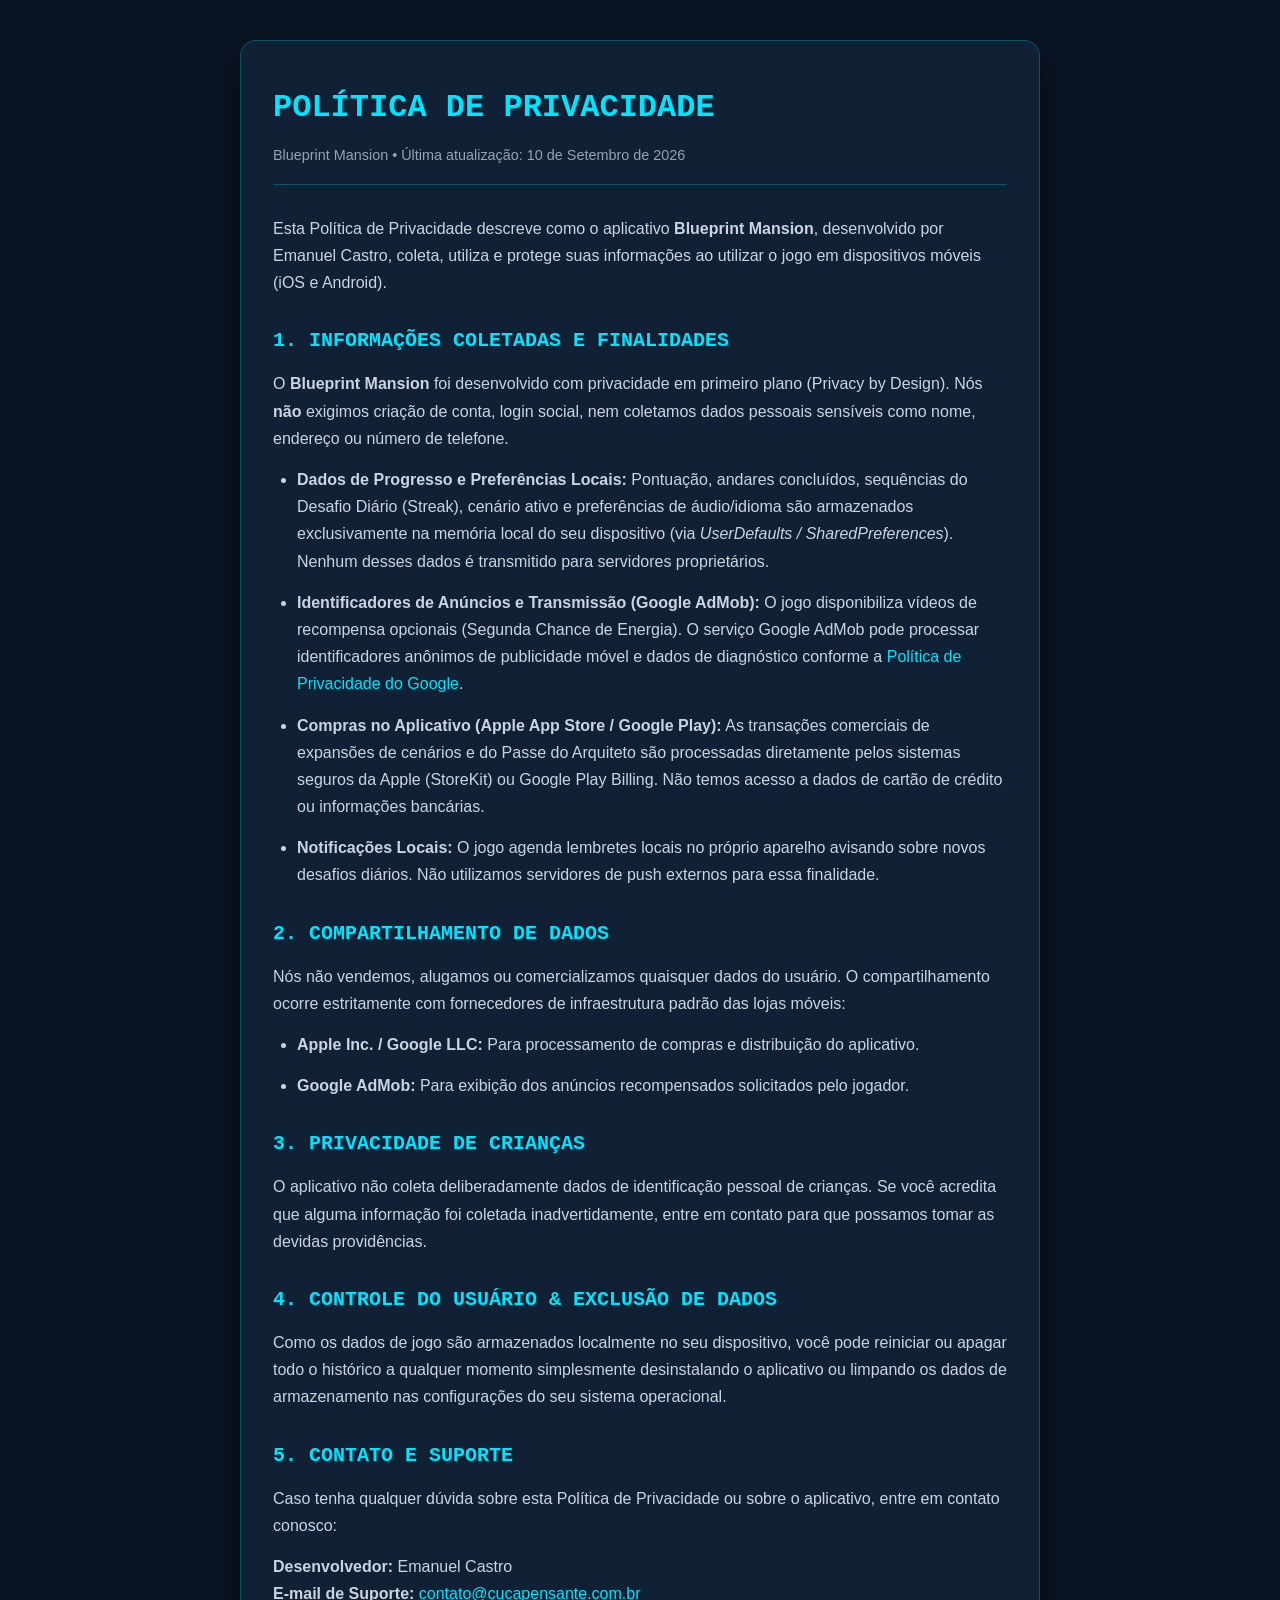
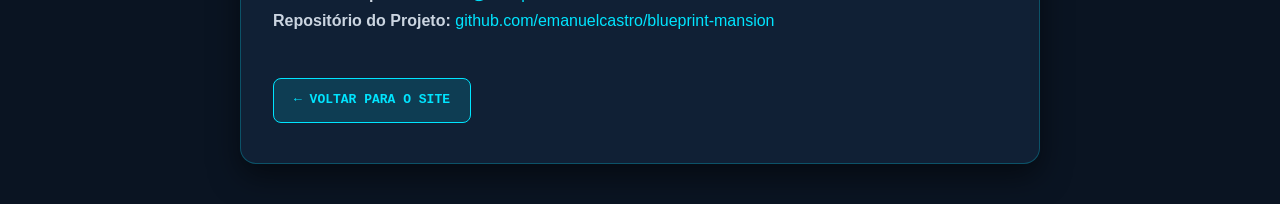
<file: privacy.html>
<!DOCTYPE html>
<html lang="pt-BR">
<head>
  <meta charset="UTF-8">
  <meta name="viewport" content="width=device-width, initial-scale=1.0">
  <title>Política de Privacidade • Blueprint Mansion</title>
  <link rel="icon" type="image/png" href="images/app_logo.png">
  <style>
    :root {
      --bg-dark: #0A1422;
      --bg-surface: #102035;
      --cyan-primary: #00E5FF;
      --text-white: #FFFFFF;
      --text-muted: #94A3B8;
      --border-color: rgba(0, 229, 255, 0.25);
    }
    * { box-sizing: border-box; margin: 0; padding: 0; }
    body {
      font-family: -apple-system, BlinkMacSystemFont, 'Segoe UI', Roboto, Helvetica, Arial, sans-serif;
      background-color: var(--bg-dark);
      color: var(--text-white);
      line-height: 1.7;
      padding: 40px 20px;
    }
    .container {
      max-width: 800px;
      margin: 0 auto;
      background: var(--bg-surface);
      padding: 40px 32px;
      border-radius: 16px;
      border: 1px solid var(--border-color);
      box-shadow: 0 12px 30px rgba(0,0,0,0.5);
    }
    h1 {
      font-family: monospace;
      color: var(--cyan-primary);
      font-size: 2rem;
      margin-bottom: 8px;
    }
    .updated {
      color: var(--text-muted);
      font-size: 0.9rem;
      margin-bottom: 30px;
      border-bottom: 1px solid var(--border-color);
      padding-bottom: 16px;
    }
    h2 {
      color: var(--cyan-primary);
      font-size: 1.25rem;
      margin-top: 28px;
      margin-bottom: 12px;
      font-family: monospace;
    }
    p, li {
      color: #CBD5E1;
      font-size: 1rem;
      margin-bottom: 14px;
    }
    ul {
      margin-left: 24px;
      margin-bottom: 16px;
    }
    a {
      color: var(--cyan-primary);
      text-decoration: none;
    }
    a:hover {
      text-decoration: underline;
    }
    .back-btn {
      display: inline-block;
      margin-top: 30px;
      padding: 10px 20px;
      background: rgba(0, 229, 255, 0.15);
      border: 1px solid var(--cyan-primary);
      color: var(--cyan-primary);
      border-radius: 8px;
      font-family: monospace;
      font-weight: bold;
    }
  </style>
</head>
<body>
  <div class="container">
    <h1>POLÍTICA DE PRIVACIDADE</h1>
    <div class="updated">Blueprint Mansion • Última atualização: 10 de Setembro de 2026</div>

    <p>Esta Política de Privacidade descreve como o aplicativo <strong>Blueprint Mansion</strong>, desenvolvido por Emanuel Castro, coleta, utiliza e protege suas informações ao utilizar o jogo em dispositivos móveis (iOS e Android).</p>

    <h2>1. INFORMAÇÕES COLETADAS E FINALIDADES</h2>
    <p>O <strong>Blueprint Mansion</strong> foi desenvolvido com privacidade em primeiro plano (Privacy by Design). Nós <strong>não</strong> exigimos criação de conta, login social, nem coletamos dados pessoais sensíveis como nome, endereço ou número de telefone.</p>
    <ul>
      <li><strong>Dados de Progresso e Preferências Locais:</strong> Pontuação, andares concluídos, sequências do Desafio Diário (Streak), cenário ativo e preferências de áudio/idioma são armazenados exclusivamente na memória local do seu dispositivo (via <em>UserDefaults / SharedPreferences</em>). Nenhum desses dados é transmitido para servidores proprietários.</li>
      <li><strong>Identificadores de Anúncios e Transmissão (Google AdMob):</strong> O jogo disponibiliza vídeos de recompensa opcionais (Segunda Chance de Energia). O serviço Google AdMob pode processar identificadores anônimos de publicidade móvel e dados de diagnóstico conforme a <a href="https://policies.google.com/technologies/ads" target="_blank" rel="noopener">Política de Privacidade do Google</a>.</li>
      <li><strong>Compras no Aplicativo (Apple App Store / Google Play):</strong> As transações comerciais de expansões de cenários e do Passe do Arquiteto são processadas diretamente pelos sistemas seguros da Apple (StoreKit) ou Google Play Billing. Não temos acesso a dados de cartão de crédito ou informações bancárias.</li>
      <li><strong>Notificações Locais:</strong> O jogo agenda lembretes locais no próprio aparelho avisando sobre novos desafios diários. Não utilizamos servidores de push externos para essa finalidade.</li>
    </ul>

    <h2>2. COMPARTILHAMENTO DE DADOS</h2>
    <p>Nós não vendemos, alugamos ou comercializamos quaisquer dados do usuário. O compartilhamento ocorre estritamente com fornecedores de infraestrutura padrão das lojas móveis:</p>
    <ul>
      <li><strong>Apple Inc. / Google LLC:</strong> Para processamento de compras e distribuição do aplicativo.</li>
      <li><strong>Google AdMob:</strong> Para exibição dos anúncios recompensados solicitados pelo jogador.</li>
    </ul>

    <h2>3. PRIVACIDADE DE CRIANÇAS</h2>
    <p>O aplicativo não coleta deliberadamente dados de identificação pessoal de crianças. Se você acredita que alguma informação foi coletada inadvertidamente, entre em contato para que possamos tomar as devidas providências.</p>

    <h2>4. CONTROLE DO USUÁRIO & EXCLUSÃO DE DADOS</h2>
    <p>Como os dados de jogo são armazenados localmente no seu dispositivo, você pode reiniciar ou apagar todo o histórico a qualquer momento simplesmente desinstalando o aplicativo ou limpando os dados de armazenamento nas configurações do seu sistema operacional.</p>

    <h2>5. CONTATO E SUPORTE</h2>
    <p>Caso tenha qualquer dúvida sobre esta Política de Privacidade ou sobre o aplicativo, entre em contato conosco:</p>
    <p><strong>Desenvolvedor:</strong> Emanuel Castro<br>
    <strong>E-mail de Suporte:</strong> <a href="mailto:contato@cucapensante.com.br">contato@cucapensante.com.br</a><br>
    <strong>Repositório do Projeto:</strong> <a href="https://github.com/emanuelcastro/blueprint-mansion" target="_blank" rel="noopener">github.com/emanuelcastro/blueprint-mansion</a></p>

    <a href="index.html" class="back-btn">← VOLTAR PARA O SITE</a>
  </div>
</body>
</html>
</file>
<file: assets/app.css>
/* Estilo compartilhado das páginas de cada jogo (apps/<jogo>/).
   Cada página define --c (cor de destaque) no :root. */
:root {
  --bg: #070B14;
  --surface: rgba(255, 255, 255, 0.035);
  --line: rgba(255, 255, 255, 0.09);
  --text: #F3F6FB;
  --muted: #8E9AB1;
  --dim: #5B6780;
  --c: #00E5FF;
  --display: 'Unbounded', system-ui, sans-serif;
  --body: 'Instrument Sans', system-ui, sans-serif;
  --mono: 'JetBrains Mono', ui-monospace, monospace;
  --ease: cubic-bezier(.2, .7, .2, 1);
}

* { box-sizing: border-box; margin: 0; padding: 0; }
html { scroll-behavior: smooth; }
body {
  font-family: var(--body); background: var(--bg); color: var(--text); line-height: 1.6;
  -webkit-font-smoothing: antialiased; overflow-x: hidden;
}
img { max-width: 100%; display: block; }

/* fundo */
.backdrop { position: fixed; inset: 0; z-index: -1; pointer-events: none;
  background:
    radial-gradient(1000px 640px at 20% -10%, color-mix(in srgb, var(--c) 18%, transparent), transparent 60%),
    radial-gradient(800px 600px at 100% 40%, color-mix(in srgb, var(--c) 8%, transparent), transparent 60%),
    var(--bg);
}
.backdrop::before { content: ""; position: absolute; inset: 0;
  background-image: linear-gradient(rgba(255,255,255,.035) 1px, transparent 1px), linear-gradient(90deg, rgba(255,255,255,.035) 1px, transparent 1px);
  background-size: 40px 40px;
  mask-image: radial-gradient(ellipse at 50% 0%, #000 20%, transparent 75%);
  -webkit-mask-image: radial-gradient(ellipse at 50% 0%, #000 20%, transparent 75%);
}
.backdrop::after { content: ""; position: absolute; inset: 0; opacity: .5; mix-blend-mode: overlay;
  background-image: url("data:image/svg+xml,%3Csvg xmlns='http://www.w3.org/2000/svg' width='160' height='160'%3E%3Cfilter id='n'%3E%3CfeTurbulence type='fractalNoise' baseFrequency='.9' numOctaves='2' stitchTiles='stitch'/%3E%3CfeColorMatrix values='0 0 0 0 1 0 0 0 0 1 0 0 0 0 1 0 0 0 .18 0'/%3E%3C/filter%3E%3Crect width='100%25' height='100%25' filter='url(%23n)'/%3E%3C/svg%3E");
}

.wrap { max-width: 1140px; margin: 0 auto; padding: 0 20px; }

/* header */
header { position: sticky; top: 0; z-index: 50; background: rgba(7,11,20,.7);
  backdrop-filter: blur(14px); -webkit-backdrop-filter: blur(14px); border-bottom: 1px solid var(--line); }
.nav { display: flex; align-items: center; justify-content: space-between; height: 64px; gap: 12px; }
.back { color: var(--muted); text-decoration: none; font-size: .9rem; font-weight: 500; display: inline-flex; align-items: center; gap: 8px; white-space: nowrap; }
.back:hover { color: var(--text); }
.back::before { content: "←"; }
.brand { display: flex; align-items: center; gap: 10px; text-decoration: none; color: var(--text); font-weight: 600; font-size: .95rem; }
.brand img { width: 30px; height: 30px; border-radius: 8px; }
.nav .btn { padding: 9px 14px; font-size: .85rem; }
@media (max-width: 560px) { .nav .brand span { display: none; } }

/* botões */
.btn { display: inline-flex; align-items: center; gap: 9px; text-decoration: none; font-weight: 600; font-size: .92rem;
  padding: 12px 18px; border-radius: 12px; border: 1px solid var(--line); color: var(--text); background: var(--surface);
  transition: transform .3s var(--ease), border-color .2s; }
.btn svg { width: 18px; height: 18px; flex: none; }
.btn:hover { transform: translateY(-2px); border-color: var(--c); }
.btn.primary { background: var(--c); color: #061019; border-color: transparent; }
.btn.primary:hover { filter: brightness(1.08); }
.btn.soon { color: var(--dim); cursor: default; border-style: dashed; }
.btn.soon:hover { transform: none; border-color: var(--line); }
.btn.soon small { font-family: var(--mono); font-size: .62rem; letter-spacing: .1em; text-transform: uppercase; padding: 2px 6px; border-radius: 4px; background: rgba(255,255,255,.06); }
.actions { display: flex; flex-wrap: wrap; gap: 10px; align-items: center; }

.eyebrow { font-family: var(--mono); font-size: .75rem; font-weight: 700; letter-spacing: .2em; text-transform: uppercase; color: var(--c);
  display: inline-flex; align-items: center; gap: 10px; }
.eyebrow::before { content: ""; width: 28px; height: 1px; background: currentColor; opacity: .6; }

/* hero */
.hero { padding: 80px 0 64px; }
.hero .wrap { display: grid; grid-template-columns: 1.1fr .9fr; gap: 48px; align-items: center; }
.hero .icon { width: 84px; height: 84px; border-radius: 22px; margin: 22px 0 18px; box-shadow: 0 16px 40px -10px var(--c); }
.hero h1 { font-family: var(--display); font-weight: 900; font-size: clamp(2.2rem, 5.2vw, 4rem); line-height: 1.02; letter-spacing: -0.02em; }
.hero .tagline { font-size: clamp(1.15rem, 2vw, 1.5rem); color: var(--c); font-weight: 500; margin: 12px 0 18px; }
.hero .lead { color: var(--muted); font-size: 1.05rem; max-width: 54ch; margin-bottom: 30px; }
.hero .meta { margin-top: 32px; display: flex; flex-wrap: wrap; gap: 8px; }
.hero .meta span { font-family: var(--mono); font-size: .72rem; letter-spacing: .06em; padding: 6px 11px; border-radius: 999px;
  border: 1px solid color-mix(in srgb, var(--c) 40%, transparent); background: color-mix(in srgb, var(--c) 9%, transparent); }

/* screenshots empilhados */
.visual { position: relative; }
.visual::before { content: ""; position: absolute; inset: 10% 5%; border-radius: 50%; z-index: 0;
  background: radial-gradient(closest-side, color-mix(in srgb, var(--c) 28%, transparent), transparent); filter: blur(30px); }
.shots { position: relative; z-index: 1; height: 580px; }
.shot { position: absolute; width: 52%; max-width: 220px; border-radius: 26px; overflow: hidden;
  border: 1px solid rgba(255,255,255,.14); background: #000;
  box-shadow: 0 30px 60px -20px rgba(0,0,0,.8), 0 0 0 1px rgba(0,0,0,.6) inset; transition: transform .6s var(--ease); }
.shot.a { left: 8%; top: 20px; transform: rotate(-6deg); }
.shot.b { right: 8%; top: 90px; transform: rotate(5deg); }
.visual:hover .shot.a { transform: rotate(-8deg) translate(-8px, -6px); }
.visual:hover .shot.b { transform: rotate(7deg) translate(8px, 6px); }
@media (max-width: 860px) {
  .hero { padding: 56px 0 48px; }
  .hero .wrap { grid-template-columns: 1fr; gap: 36px; }
  .shots { height: min(520px, calc(0.46 * (100vw - 40px) * 2.17 + 70px)); }
  .shot { width: 46%; }
  .shot.b { top: 60px; }
}

/* seções */
section.block { padding: 72px 0; border-top: 1px solid var(--line); }
.section-head { margin-bottom: 36px; max-width: 60ch; }
.section-head h2 { font-family: var(--display); font-weight: 700; font-size: clamp(1.5rem, 3vw, 2.2rem); line-height: 1.1; margin: 14px 0 12px; }
.section-head p { color: var(--muted); }

.grid-3 { display: grid; grid-template-columns: repeat(3, 1fr); gap: 16px; }
.grid-2 { display: grid; grid-template-columns: repeat(2, 1fr); gap: 16px; }
@media (max-width: 860px) { .grid-3 { grid-template-columns: 1fr 1fr; } }
@media (max-width: 560px) { .grid-3, .grid-2 { grid-template-columns: 1fr; } }

.card { padding: 24px; border-radius: 18px; border: 1px solid var(--line); background: var(--surface); transition: border-color .3s, transform .3s var(--ease); }
.card:hover { border-color: color-mix(in srgb, var(--c) 50%, transparent); transform: translateY(-3px); }
.card .ic { width: 42px; height: 42px; border-radius: 12px; display: grid; place-items: center; font-size: 1.3rem; margin-bottom: 16px;
  background: color-mix(in srgb, var(--c) 12%, transparent); border: 1px solid color-mix(in srgb, var(--c) 30%, transparent); }
.card h3 { font-size: 1.05rem; font-weight: 600; margin-bottom: 6px; }
.card p { color: var(--muted); font-size: .94rem; }

/* passos "como jogar" */
.steps { display: grid; grid-template-columns: repeat(3, 1fr); gap: 16px; counter-reset: step; }
@media (max-width: 760px) { .steps { grid-template-columns: 1fr; } }
.step { position: relative; padding: 28px 24px 24px; border-radius: 18px; border: 1px solid var(--line); background: var(--surface); }
.step::before { counter-increment: step; content: "0" counter(step); font-family: var(--mono); font-weight: 700; font-size: .8rem; letter-spacing: .15em; color: var(--c); display: block; margin-bottom: 12px; }
.step h3 { font-size: 1.05rem; font-weight: 600; margin-bottom: 6px; }
.step p { color: var(--muted); font-size: .94rem; }

/* galeria */
.gallery { display: grid; grid-template-columns: repeat(3, 1fr); gap: 18px; }
.gallery.five { grid-template-columns: repeat(5, 1fr); gap: 14px; }
@media (max-width: 860px) { .gallery, .gallery.five { grid-template-columns: repeat(2, 1fr); } }
.gallery figure { border-radius: 24px; overflow: hidden; border: 1px solid rgba(255,255,255,.12); background: #000;
  box-shadow: 0 24px 50px -24px rgba(0,0,0,.8); transition: transform .4s var(--ease), border-color .3s; }
.gallery figure:hover { transform: translateY(-6px); border-color: var(--c); }
.gallery figcaption { padding: 12px 14px; font-size: .85rem; color: var(--muted); border-top: 1px solid var(--line); }

/* destaque (Pro / modo diário) */
.feature-band { border-radius: 24px; padding: 36px; border: 1px solid color-mix(in srgb, var(--c) 35%, transparent);
  background: linear-gradient(135deg, color-mix(in srgb, var(--c) 14%, transparent), transparent 70%);
  display: grid; grid-template-columns: 1.2fr .8fr; gap: 32px; align-items: center; }
.feature-band h2 { font-family: var(--display); font-weight: 700; font-size: clamp(1.3rem, 2.6vw, 1.9rem); line-height: 1.1; margin: 12px 0 10px; }
.feature-band p { color: var(--muted); }
.feature-band ul { list-style: none; display: grid; gap: 10px; }
.feature-band li { display: flex; gap: 10px; align-items: flex-start; font-size: .95rem; }
.feature-band li::before { content: "✓"; color: var(--c); font-weight: 700; flex: none; }
@media (max-width: 760px) { .feature-band { grid-template-columns: 1fr; padding: 28px 22px; } }

/* suporte + rodapé */
.support { padding: 0 0 72px; }
.support .box { border-radius: 24px; padding: 40px; text-align: center; border: 1px solid var(--line); background: var(--surface); }
.support h2 { font-family: var(--display); font-weight: 700; font-size: clamp(1.3rem, 2.6vw, 1.8rem); margin: 10px 0 10px; }
.support p { color: var(--muted); max-width: 52ch; margin: 0 auto 22px; }
.support .actions { justify-content: center; }
footer { border-top: 1px solid var(--line); padding: 28px 0 44px; color: var(--dim); font-size: .85rem; }
footer .wrap { display: flex; flex-wrap: wrap; justify-content: space-between; gap: 14px; }
footer .links { display: flex; flex-wrap: wrap; gap: 6px 18px; }
footer a { color: var(--muted); text-decoration: none; }
footer a:hover { color: var(--text); }

/* entrada */
.reveal { opacity: 0; transform: translateY(22px); transition: opacity .8s var(--ease), transform .8s var(--ease); }
.reveal.in { opacity: 1; transform: none; }
@media (prefers-reduced-motion: reduce) { .reveal { opacity: 1; transform: none; transition: none; } }
</file>
